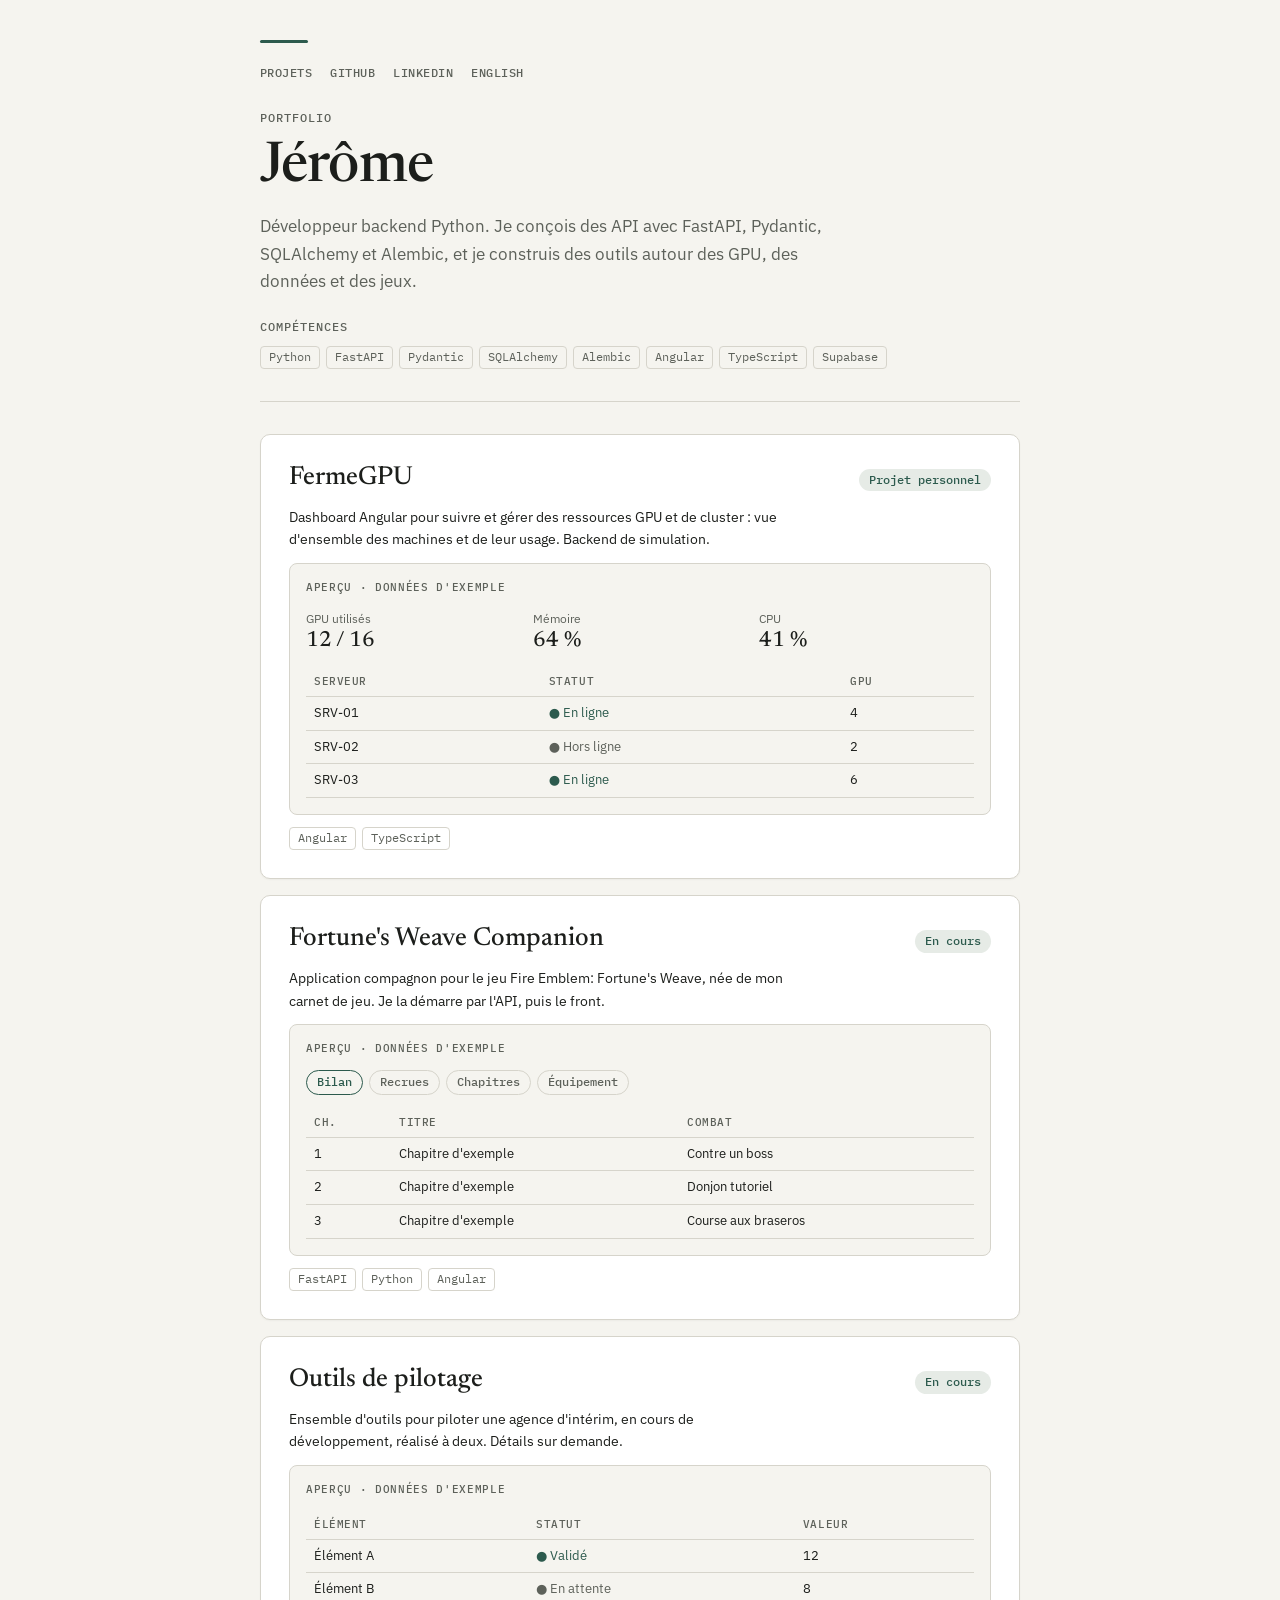
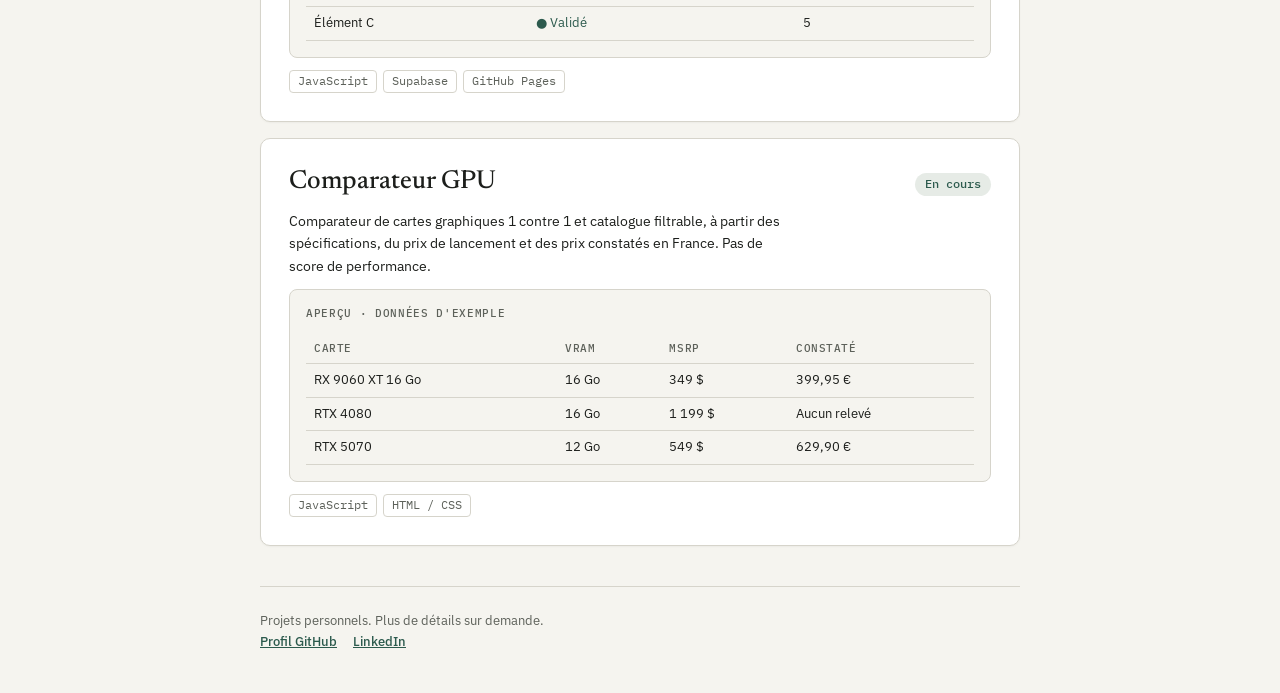
<file: index.html>
<!doctype html>
<html lang="fr">
<head>
<meta charset="utf-8">
<meta name="viewport" content="width=device-width, initial-scale=1">
<title>Portfolio de Jérôme</title>
<meta name="description" content="Portfolio de Jérôme : développeur backend Python, projets personnels autour des GPU, d'un jeu vidéo et d'outils de pilotage.">
<link rel="canonical" href="https://desvauxcloudcraft.com/">
<meta property="og:type" content="website">
<meta property="og:title" content="Portfolio de Jérôme">
<meta property="og:description" content="Portfolio de Jérôme : développeur backend Python, projets personnels autour des GPU, d'un jeu vidéo et d'outils de pilotage.">
<meta property="og:url" content="https://desvauxcloudcraft.com/">
<meta property="og:image" content="https://desvauxcloudcraft.com/og.png">
<meta name="twitter:card" content="summary_large_image">
<link rel="stylesheet" href="style.css">
</head>
<body>

<div class="wrap">
  <header class="intro">
    <nav class="topnav" aria-label="Navigation">
      <a href="#">Projets</a>
      <a href="https://github.com/AlastorZaul" target="_blank" rel="noopener">GitHub</a>
      <a href="https://www.linkedin.com/in/desvauxjerome" target="_blank" rel="noopener">LinkedIn</a>
      <a href="en/">English</a>
    </nav>
    <p class="eyebrow">Portfolio</p>
    <h1>Jérôme</h1>
    <p class="lede">Développeur backend Python. Je conçois des API avec FastAPI, Pydantic, SQLAlchemy et Alembic, et je construis des outils autour des GPU, des données et des jeux.</p>
    <div class="skills">
      <p class="skills-title">Compétences</p>
      <ul class="stack" aria-label="Compétences">
        <li>Python</li>
        <li>FastAPI</li>
        <li>Pydantic</li>
        <li>SQLAlchemy</li>
        <li>Alembic</li>
        <li>Angular</li>
        <li>TypeScript</li>
        <li>Supabase</li>
      </ul>
    </div>
  </header>

  <main class="projects" id="home" aria-label="Projets">
    <article class="project">
      <div class="project-head">
        <h2><a href="#fermegpu">FermeGPU</a></h2>
        <span class="status">Projet personnel</span>
      </div>
      <p>Dashboard Angular pour suivre et gérer des ressources GPU et de cluster : vue d'ensemble des machines et de leur usage. Backend de simulation.</p>
      <figure class="mock" aria-label="Aperçu du tableau de bord, données d'exemple">
        <figcaption>Aperçu · données d'exemple</figcaption>
        <div class="mock-kpis">
          <div><span>GPU utilisés</span><strong>12 / 16</strong></div>
          <div><span>Mémoire</span><strong>64 %</strong></div>
          <div><span>CPU</span><strong>41 %</strong></div>
        </div>
        <table class="carnet-table">
          <thead><tr><th>Serveur</th><th>Statut</th><th>GPU</th></tr></thead>
          <tbody>
            <tr><td>SRV-01</td><td class="ok">● En ligne</td><td>4</td></tr>
            <tr><td>SRV-02</td><td class="off">● Hors ligne</td><td>2</td></tr>
            <tr><td>SRV-03</td><td class="ok">● En ligne</td><td>6</td></tr>
          </tbody>
        </table>
      </figure>
      <ul class="stack" aria-label="Technologies">
        <li>Angular</li>
        <li>TypeScript</li>
      </ul>
    </article>

    <article class="project">
      <div class="project-head">
        <h2><a href="#fortunes-weave">Fortune's Weave Companion</a></h2>
        <span class="status">En cours</span>
      </div>
      <p>Application compagnon pour le jeu Fire Emblem: Fortune's Weave, née de mon carnet de jeu. Je la démarre par l'API, puis le front.</p>
      <figure class="mock" aria-label="Aperçu du carnet, données d'exemple">
        <figcaption>Aperçu · données d'exemple</figcaption>
        <div class="carnet-tabs">
          <span aria-current="true">Bilan</span>
          <span>Recrues</span>
          <span>Chapitres</span>
          <span>Équipement</span>
        </div>
        <table class="carnet-table">
          <thead><tr><th>Ch.</th><th>Titre</th><th>Combat</th></tr></thead>
          <tbody>
            <tr><td>1</td><td>Chapitre d'exemple</td><td>Contre un boss</td></tr>
            <tr><td>2</td><td>Chapitre d'exemple</td><td>Donjon tutoriel</td></tr>
            <tr><td>3</td><td>Chapitre d'exemple</td><td>Course aux braseros</td></tr>
          </tbody>
        </table>
      </figure>
      <ul class="stack" aria-label="Technologies">
        <li>FastAPI</li>
        <li>Python</li>
        <li>Angular</li>
      </ul>
    </article>

    <article class="project">
      <div class="project-head">
        <h2><a href="#pilotage">Outils de pilotage</a></h2>
        <span class="status">En cours</span>
      </div>
      <p>Ensemble d'outils pour piloter une agence d'intérim, en cours de développement, réalisé à deux. Détails sur demande.</p>
      <figure class="mock" aria-label="Aperçu du tableau de suivi, données d'exemple">
        <figcaption>Aperçu · données d'exemple</figcaption>
        <table class="carnet-table">
          <thead><tr><th>Élément</th><th>Statut</th><th>Valeur</th></tr></thead>
          <tbody>
            <tr><td>Élément A</td><td class="ok">● Validé</td><td>12</td></tr>
            <tr><td>Élément B</td><td class="off">● En attente</td><td>8</td></tr>
            <tr><td>Élément C</td><td class="ok">● Validé</td><td>5</td></tr>
          </tbody>
        </table>
      </figure>
      <ul class="stack" aria-label="Technologies">
        <li>JavaScript</li>
        <li>Supabase</li>
        <li>GitHub Pages</li>
      </ul>
    </article>
    <article class="project">
      <div class="project-head">
        <h2><a href="comparateur/">Comparateur GPU</a></h2>
        <span class="status">En cours</span>
      </div>
      <p>Comparateur de cartes graphiques 1 contre 1 et catalogue filtrable, à partir des spécifications, du prix de lancement et des prix constatés en France. Pas de score de performance.</p>
      <figure class="mock" aria-label="Aperçu du comparateur, données d'exemple">
        <figcaption>Aperçu · données d'exemple</figcaption>
        <table class="carnet-table">
          <thead><tr><th>Carte</th><th>VRAM</th><th>MSRP</th><th>Constaté</th></tr></thead>
          <tbody><tr><td>RX 9060 XT 16 Go</td><td>16 Go</td><td>349 $</td><td>399,95 €</td></tr><tr><td>RTX 4080</td><td>16 Go</td><td>1 199 $</td><td>Aucun relevé</td></tr><tr><td>RTX 5070</td><td>12 Go</td><td>549 $</td><td>629,90 €</td></tr></tbody>
        </table>
      </figure>
      <ul class="stack" aria-label="Technologies">
        <li>JavaScript</li>
        <li>HTML / CSS</li>
      </ul>
    </article>

  </main>

  <section class="detail" id="fermegpu" hidden>
    <a class="back" href="#">← Tous les projets</a>
    <p class="eyebrow">Projet personnel</p>
    <h2 class="dh">FermeGPU</h2>
    <p class="lead">Dashboard pour suivre et réserver des ressources GPU, CPU et mémoire, avec un rôle administrateur et un rôle utilisateur. Le backend est un simulateur, sans intégration à de vrais clusters.</p>
    <p><a href="https://github.com/AlastorZaul/FermeGPU" target="_blank" rel="noopener">Voir le code sur GitHub →</a></p>
    <h3>Captures</h3>
    <div class="shots">
      <figure><img src="assets/fermegpu/dashboard.jpg" alt="Tableau de bord FermeGPU avec des données de test" loading="lazy"><figcaption>Tableau de bord</figcaption></figure>
      <figure><img src="assets/fermegpu/gateways.jpg" alt="Liste des passerelles réseau, données de test" loading="lazy"><figcaption>Passerelles réseau</figcaption></figure>
      <figure><img src="assets/fermegpu/models.jpg" alt="Catalogue de modèles IA, données de test" loading="lazy"><figcaption>Catalogue de modèles</figcaption></figure>
      <figure><img src="assets/fermegpu/reservation.jpg" alt="Formulaire de réservation de namespace" loading="lazy"><figcaption>Réservation</figcaption></figure>
    </div>
    <h3>Problème</h3>
    <p>Suivre les GPU et les modèles, pouvoir réserver des ressources et les allouer automatiquement.</p>
    <h3>Choix techniques</h3>
    <ul>
      <li>Angular pour le tableau de bord.</li>
      <li>Deux rôles, administrateur et utilisateur, pour séparer la gestion et la réservation.</li>
      <li>Les passerelles hors ligne sont signalées et peuvent être relancées depuis l'interface.</li>
    </ul>
    <h3>Schéma</h3>
    <div class="flow" role="img" aria-label="Utilisateur, puis dashboard Angular, puis clusters GPU">
      <span class="node">Utilisateur</span><span class="arrow">→</span>
      <span class="node">Dashboard Angular</span><span class="arrow">→</span>
      <span class="node">Clusters GPU</span>
    </div>
    <h3>Fonctionnalités</h3>
    <ul>
      <li><strong>Vue d'ensemble</strong> : jauges de charge GPU, mémoire et CPU pour l'ensemble des clusters connectés.</li>
      <li><strong>Liste des nœuds</strong> : statut en ligne ou hors ligne, propriétaire, nombre de GPU physiques et virtuels.</li>
      <li><strong>Réservations</strong> : formulaire (application, namespace, modèle, GPU, CPU, RAM), activation, déplacement vers un autre nœud, suppression après confirmation.</li>
      <li><strong>Passerelles réseau</strong> : liste des passerelles, alerte sur celles qui sont hors ligne, bouton de relance.</li>
    </ul>
    <h3>Ce que j'en retiens</h3>
    <p>Ce projet m'a permis de faire mes premiers pas en Python, un langage que je n'avais jamais utilisé.</p>
    <h3>Ce que je ferais différemment</h3>
    <p>Une version plus minimaliste, pour qu'elle s'intègre dans une startup. À la base, c'est un POC conçu pour de grands groupes, qui peuvent se payer des solutions qui existent déjà.</p>
    <h3>Technologies</h3>
    <ul class="stack">
      <li>Angular</li>
      <li>TypeScript</li>
    </ul>
    <h3>Statut</h3>
    <p>Projet personnel.</p>
  </section>

  <section class="detail" id="fortunes-weave" hidden>
    <a class="back" href="#">← Tous les projets</a>
    <p class="eyebrow">En cours</p>
    <h2 class="dh">Fortune's Weave Companion</h2>
    <p class="lead">Application compagnon pour le jeu Fire Emblem: Fortune's Weave, née du carnet que je tiens pendant ma partie.</p>
    <h3>Problème</h3>
    <p>Avoir un compagnon personnel sous la main, sans chercher sur internet à chaque fois. Le projet transforme mes notes de partie en outil structuré.</p>
    <h3>Choix techniques</h3>
    <ul>
      <li>FastAPI : données du jeu (unités, classes, armes).</li>
      <li>Django : joueurs, comptes, administration et carnet de partie.</li>
      <li>Front Angular, une fois les deux services stabilisés.</li>
    </ul>
    <h3>Schéma</h3>
    <div class="flow" role="img" aria-label="Carnet de jeu, puis API FastAPI, puis front Angular prévu">
      <span class="node">Carnet de jeu</span><span class="arrow">→</span>
      <span class="node">API FastAPI</span><span class="arrow">→</span>
      <span class="node planned">Front Angular (prévu)</span>
    </div>
    <h3>Ce que j'en retiens</h3>
    <p>Je suis en train d'apprendre Django, un framework Python que je découvre à travers ce projet.</p>
    <h3>Ce que je ferais différemment</h3>
    <p>Commencer directement avec la stack finale, pour éviter de refaire le travail une fois les choix techniques arrêtés.</p>
    <h3>Technologies</h3>
    <ul class="stack">
      <li>FastAPI</li>
      <li>Python</li>
      <li>Django</li>
      <li>Angular</li>
    </ul>
    <h3>Statut</h3>
    <p>En cours. Démarré en octobre 2026 avec l'API FastAPI.</p>
    <h3>Extrait du carnet de jeu</h3>
    <p>Les dieux de ma route, avec leurs bonus et leur usage. Données tirées de mon carnet de partie.</p>
    <div class="mock"><table class="carnet-table">
      <thead><tr><th>Dieu</th><th>Jour</th><th>Bonus</th><th>Note</th></tr></thead>
      <tbody>
        <tr><td>Jurah</td><td>Jeudi</td><td>Annule les dégâts efficaces ; pas de double attaque ennemie ; pas de coup critique ennemi</td><td>Protège Cai et tes cavaliers des lances ; peu chère.</td></tr>
        <tr><td>Kalla</td><td>Vendredi</td><td>+50 esquive ; +5 vitesse ; +2 déplacement</td><td>Le +2 déplacement change tout sur les cartes à objectif.</td></tr>
        <tr><td>Mars</td><td>Mardi</td><td>+50 précision physique ; PV rendus à chaque ennemi tué ; +5 force</td><td>Cai, Guzran, Mu et les archers.</td></tr>
        <tr><td>Smyrnos</td><td>Mercredi</td><td>+50 précision magique ; +1 portée magique ; +5 magie</td><td>Pour tes mages.</td></tr>
        <tr><td>Aurora</td><td>Lundi</td><td>Dégâts physiques et magiques divisés par 2 ; annule la Faveur des Enfers</td><td>Déjà au maximum.</td></tr>
        <tr><td>Credna</td><td>Samedi</td><td>+5 vision ; pas d'usure d'arme ; attaque en premier en phase ennemie</td><td>Facultative sur cette route.</td></tr>
      </tbody>
    </table></div>
    <h3>Cadeaux les plus appréciés</h3>
    <p>Les objets que le plus de personnages apprécient dans mon carnet.</p>
    <div class="mock"><table class="carnet-table">
      <thead><tr><th>Cadeau</th><th>Personnages qui l'apprécient</th></tr></thead>
      <tbody>
        <tr><td>Portrait de Yu Phas</td><td>26</td></tr>
        <tr><td>Récits d'aventure</td><td>19</td></tr>
        <tr><td>Portrait au bouclier</td><td>18</td></tr>
        <tr><td>Panorama de pégase</td><td>17</td></tr>
        <tr><td>Tableau de fleurs</td><td>15</td></tr>
        <tr><td>Manuscrit de stratégie</td><td>11</td></tr>
        <tr><td>Gemme pointe de flèche</td><td>10</td></tr>
        <tr><td>Garum rance</td><td>9</td></tr>
      </tbody>
    </table></div>
    <p class="lang"><a href="fortunes-weave/carnet/">Ouvrir le carnet complet →</a></p>
  </section>

  <section class="detail" id="pilotage" hidden>
    <a class="back" href="#">← Tous les projets</a>
    <p class="eyebrow">En cours</p>
    <h2 class="dh">Outils de pilotage</h2>
    <p class="lead">Ensemble d'outils pour piloter une agence d'intérim, en cours de développement, réalisé à deux. Détails sur demande.</p>
    <h3>Problème</h3>
    <p>Répondre à la demande d'un proche : un portail qui centralise les outils pour améliorer le processus de pilotage et de gestion.</p>
    <h3>Ce que j'en retiens</h3>
    <p>Les aspects juridiques liés à la création d'une suite destinée à d'autres utilisateurs.</p>
    <h3>Ce que je ferais différemment</h3>
    <p>Partir de données génériques dès le départ. J'ai commencé à développer trop vite, en m'appuyant sur des données réelles, alors qu'un jeu de données générique aurait été plus simple à tester et à partager.</p>
    <h3>Technologies</h3>
    <ul class="stack">
      <li>JavaScript</li>
      <li>Supabase</li>
      <li>GitHub Pages</li>
    </ul>
    <h3>Statut</h3>
    <p>En cours. Réalisé à deux.</p>
  </section>

  <footer>
    Projets personnels. Plus de détails sur demande.
    <div class="links">
      <a href="https://github.com/AlastorZaul" target="_blank" rel="noopener">Profil GitHub</a>
      <a href="https://www.linkedin.com/in/desvauxjerome" target="_blank" rel="noopener">LinkedIn</a>
    </div>
  </footer>
</div>
<script>
// Affiche la vue du projet demandé dans l'adresse (#fermegpu, #fortunes-weave, #pilotage), sinon la liste.
function showView(id = location.hash.slice(1)) {
  const detail = id ? document.getElementById(id) : null;
  document.querySelectorAll("section.detail").forEach(s => { s.hidden = s !== detail; });
  document.getElementById("home").hidden = !!detail;
  window.scrollTo(0, 0);
}
// Les liens internes affichent la vue directement, sans dépendre de l'historique du navigateur
// (qui n'est pas toujours disponible dans l'aperçu intégré).
document.addEventListener("click", e => {
  const a = e.target.closest('a[href^="#"]');
  if (!a) return;
  e.preventDefault();
  const id = a.getAttribute("href").slice(1);
  try { history.replaceState(null, "", id ? "#" + id : location.pathname); } catch (_) {}
  showView(id);
});
showView();
</script>
</body>
</html>
</file>
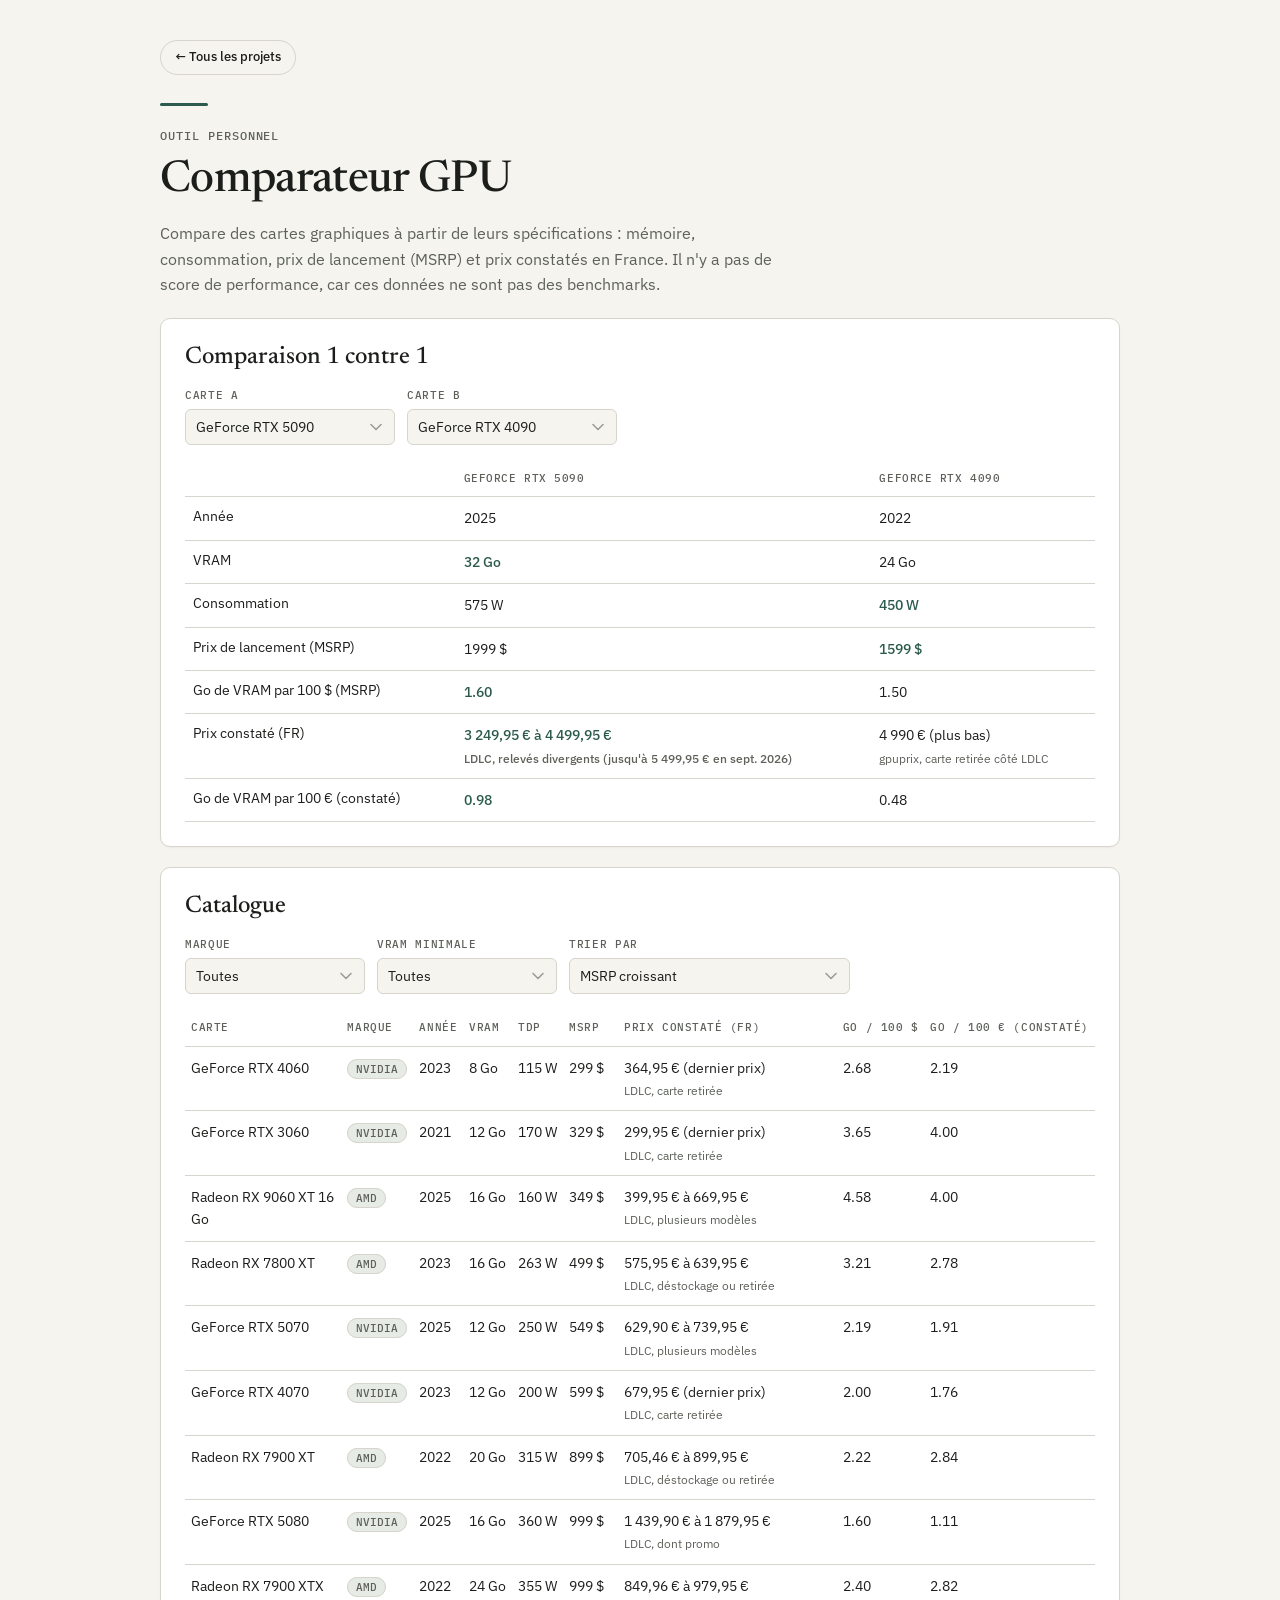
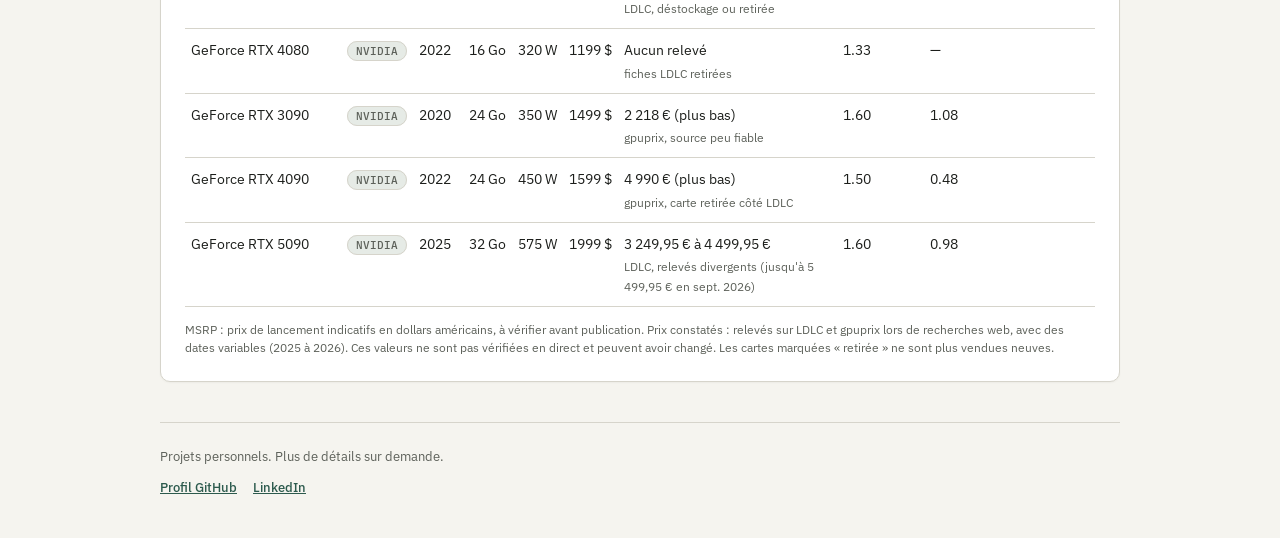
<file: comparateur/index.html>
<!DOCTYPE html>
<html lang="fr">
<head>
<meta charset="UTF-8">
<meta name="viewport" content="width=device-width, initial-scale=1.0">
<title>Comparateur GPU — Jérôme</title>
<meta name="description" content="Comparateur de cartes graphiques : spécifications, prix de lancement et prix constatés en France, sans score de performance.">
<link rel="canonical" href="https://desvauxcloudcraft.com/comparateur/">
<meta property="og:type" content="website">
<meta property="og:title" content="Comparateur GPU — Jérôme">
<meta property="og:description" content="Comparateur de cartes graphiques : spécifications, prix de lancement et prix constatés en France, sans score de performance.">
<meta property="og:url" content="https://desvauxcloudcraft.com/comparateur/">
<meta property="og:image" content="https://desvauxcloudcraft.com/og.png">
<meta name="twitter:card" content="summary_large_image">
<link rel="stylesheet" href="../style.css">
<style>
  @import url("https://fonts.googleapis.com/css2?family=IBM+Plex+Mono:wght@400;500&family=IBM+Plex+Sans:wght@400;500&family=Newsreader:opsz,wght@6..72,400;6..72,500&display=swap");
  :root { --bg:#f5f4ef; --fg:#1c1e1b; --muted:#5d615a; --card:#ffffff; --line:#d6d4cb; --accent:#2c5a4d; --chip:#e6ebe6; color-scheme: light; }
  @media (prefers-color-scheme: dark) {
    :root:not([data-theme="light"]) { --bg:#131412; --fg:#e8e7e1; --muted:#9b9e96; --card:#1a1c19; --line:#2b2e2a; --accent:#8cc3ae; --chip:#222723; color-scheme: dark; }
  }
  :root[data-theme="dark"] { --bg:#131412; --fg:#e8e7e1; --muted:#9b9e96; --card:#1a1c19; --line:#2b2e2a; --accent:#8cc3ae; --chip:#222723; color-scheme: dark; }
  * { box-sizing: border-box; margin: 0; padding: 0; }
  body { font: 14px/1.6 "IBM Plex Sans", system-ui, -apple-system, "Segoe UI", Roboto, sans-serif; background: var(--bg); color: var(--fg); min-height: 100vh; padding: 40px max(16px, env(safe-area-inset-left, 0px)); }
  main { max-width: 960px; margin: 0 auto; }
  a { color: var(--accent); }
  a:focus-visible { outline: 2px solid var(--accent); outline-offset: 3px; }
  .back {
    display: inline-flex; align-items: center; gap: 6px; margin-bottom: 28px;
    padding: 6px 14px; border: 1px solid var(--line); border-radius: 999px;
    color: var(--fg); text-decoration: none; font-size: 13px; font-weight: 500;
  }
  .back:hover { border-color: var(--accent); color: var(--accent); }
  .eyebrow { margin: 0 0 12px; font: 500 12px/1.4 "IBM Plex Mono", monospace; letter-spacing: 0.08em; text-transform: uppercase; color: var(--muted); }
  header::before { content: ""; display: block; width: 48px; height: 3px; border-radius: 2px; background: var(--accent); margin-bottom: 22px; }
  h1 { font: 500 clamp(34px, 6vw, 44px)/1.1 "Newsreader", Georgia, serif; letter-spacing: -0.015em; text-wrap: balance; }
  .sub { color: var(--muted); font-size: 16px; margin-top: 14px; max-width: 62ch; line-height: 1.6; }
  section { background: var(--card); border: 1px solid var(--line); border-radius: 10px; padding: 24px; margin-top: 20px; box-shadow: 0 1px 2px rgba(0,0,0,0.04); }
  h2 { font: 500 24px/1.2 "Newsreader", Georgia, serif; margin-bottom: 16px; }
  .controls { display: flex; flex-wrap: wrap; gap: 12px; align-items: end; margin-bottom: 16px; }
  label { display: flex; flex-direction: column; gap: 6px; font: 500 11px/1.4 "IBM Plex Mono", monospace; letter-spacing: 0.06em; text-transform: uppercase; color: var(--muted); }
  select { background: var(--bg); color: var(--fg); border: 1px solid var(--line); border-radius: 6px; padding: 8px 10px; font: 400 14px "IBM Plex Sans", system-ui, sans-serif; text-transform: none; letter-spacing: 0; min-width: 180px; }
  select {
    appearance: none; -webkit-appearance: none;
    font-family: "IBM Plex Sans", system-ui, sans-serif;
    padding-right: 34px;
    background-image: url("data:image/svg+xml,%3Csvg xmlns='http://www.w3.org/2000/svg' width='12' height='8' viewBox='0 0 12 8'%3E%3Cpath d='M1 1.5l5 5 5-5' fill='none' stroke='%239b9e96' stroke-width='1.6' stroke-linecap='round' stroke-linejoin='round'/%3E%3C/svg%3E");
    background-repeat: no-repeat;
    background-position: right 12px center;
    cursor: pointer;
  }
  select option { background: var(--card); color: var(--fg); }
  #catalog th, #catalog td { padding: 10px 6px; }
  #catalog td, #catalog th { white-space: nowrap; }
  #catalog td:nth-child(1) { white-space: normal; min-width: 150px; }
  #catalog td:nth-child(7) { white-space: normal; min-width: 180px; }
  select:focus-visible { outline: 2px solid var(--accent); outline-offset: 2px; }
  table { width: 100%; border-collapse: collapse; font-size: 14px; }
  th, td { text-align: left; padding: 10px 8px; border-bottom: 1px solid var(--line); vertical-align: top; }
  th { color: var(--muted); font: 500 11px/1.4 "IBM Plex Mono", monospace; text-transform: uppercase; letter-spacing: 0.05em; }
  tbody th { font: 400 14px/1.4 "IBM Plex Sans", system-ui, sans-serif; text-transform: none; letter-spacing: 0; color: var(--fg); }
  td.win { color: var(--accent); font-weight: 500; }
  .tag { font: 500 11px/1.4 "IBM Plex Mono", monospace; padding: 2px 8px; border-radius: 999px; border: 1px solid var(--line); color: var(--muted); background: var(--chip); }
  .small { color: var(--muted); font-size: 12px; display: block; margin-top: 2px; }
  .note { color: var(--muted); font-size: 12px; margin-top: 14px; line-height: 1.5; }
  .empty { color: var(--muted); font-size: 14px; }
  .scroll { overflow-x: auto; }
  footer { margin-top: 40px; padding-top: 24px; border-top: 1px solid var(--line); color: var(--muted); font-size: 13px; }
  footer .links { display: flex; flex-wrap: wrap; gap: 16px; font-weight: 500; margin-top: 10px; }
  footer a { color: var(--accent); }
  @media (max-width: 560px) {
    body { padding-block: 28px; }
    section { padding: 18px; }
    h2 { font-size: 21px; }
  }
</style>
</head>
<body>
<main>
  <a class="back" href="../">← Tous les projets</a>
  <header>
    <p class="eyebrow">Outil personnel</p>
    <h1>Comparateur GPU</h1>
    <p class="sub">Compare des cartes graphiques à partir de leurs spécifications : mémoire, consommation, prix de lancement (MSRP) et prix constatés en France. Il n'y a pas de score de performance, car ces données ne sont pas des benchmarks.</p>
  </header>

  <section>
    <h2>Comparaison 1 contre 1</h2>
    <div class="controls">
      <label>Carte A <select id="selA"></select></label>
      <label>Carte B <select id="selB"></select></label>
    </div>
    <div class="scroll">
      <table id="compare"></table>
    </div>
  </section>

  <section>
    <h2>Catalogue</h2>
    <div class="controls">
      <label>Marque
        <select id="fBrand">
          <option value="">Toutes</option>
          <option>NVIDIA</option>
          <option>AMD</option>
        </select>
      </label>
      <label>VRAM minimale
        <select id="fVram">
          <option value="0">Toutes</option>
          <option value="8">8 Go et plus</option>
          <option value="12">12 Go et plus</option>
          <option value="16">16 Go et plus</option>
          <option value="24">24 Go et plus</option>
        </select>
      </label>
      <label>Trier par
        <select id="sort">
          <option value="price">MSRP croissant</option>
          <option value="vram">VRAM décroissante</option>
          <option value="tdp">Consommation croissante</option>
          <option value="value">Go de VRAM par 100 $ (MSRP)</option>
          <option value="eur">Prix constaté croissant</option>
          <option value="valueEur">Go de VRAM par 100 € (prix constaté)</option>
        </select>
      </label>
    </div>
    <div class="scroll">
      <table id="catalog"></table>
    </div>
    <p class="note">MSRP : prix de lancement indicatifs en dollars américains, à vérifier avant publication. Prix constatés : relevés sur LDLC et gpuprix lors de recherches web, avec des dates variables (2025 à 2026). Ces valeurs ne sont pas vérifiées en direct et peuvent avoir changé. Les cartes marquées « retirée » ne sont plus vendues neuves.</p>
  </section>
  <footer>
    Projets personnels. Plus de détails sur demande.
    <div class="links">
      <a href="https://github.com/AlastorZaul" target="_blank" rel="noopener">Profil GitHub</a>
      <a href="https://www.linkedin.com/in/desvauxjerome" target="_blank" rel="noopener">LinkedIn</a>
    </div>
  </footer>
</main>

<script>
// eurLow : bas de la fourchette constatée en euros (null si aucun relevé)
const GPUS = [
  { name: "GeForce RTX 5090", brand: "NVIDIA", year: 2025, vram: 32, tdp: 575, price: 1999, eurLow: 3249.95, eurText: "3 249,95 € à 4 499,95 €", eurNote: "LDLC, relevés divergents (jusqu'à 5 499,95 € en sept. 2026)" },
  { name: "GeForce RTX 5080", brand: "NVIDIA", year: 2025, vram: 16, tdp: 360, price: 999, eurLow: 1439.90, eurText: "1 439,90 € à 1 879,95 €", eurNote: "LDLC, dont promo" },
  { name: "GeForce RTX 5070", brand: "NVIDIA", year: 2025, vram: 12, tdp: 250, price: 549, eurLow: 629.90, eurText: "629,90 € à 739,95 €", eurNote: "LDLC, plusieurs modèles" },
  { name: "GeForce RTX 4090", brand: "NVIDIA", year: 2022, vram: 24, tdp: 450, price: 1599, eurLow: 4990, eurText: "4 990 € (plus bas)", eurNote: "gpuprix, carte retirée côté LDLC" },
  { name: "GeForce RTX 4080", brand: "NVIDIA", year: 2022, vram: 16, tdp: 320, price: 1199, eurLow: null, eurText: "Aucun relevé", eurNote: "fiches LDLC retirées" },
  { name: "GeForce RTX 4070", brand: "NVIDIA", year: 2023, vram: 12, tdp: 200, price: 599, eurLow: 679.95, eurText: "679,95 € (dernier prix)", eurNote: "LDLC, carte retirée" },
  { name: "GeForce RTX 4060", brand: "NVIDIA", year: 2023, vram: 8, tdp: 115, price: 299, eurLow: 364.95, eurText: "364,95 € (dernier prix)", eurNote: "LDLC, carte retirée" },
  { name: "GeForce RTX 3090", brand: "NVIDIA", year: 2020, vram: 24, tdp: 350, price: 1499, eurLow: 2218, eurText: "2 218 € (plus bas)", eurNote: "gpuprix, source peu fiable" },
  { name: "GeForce RTX 3060", brand: "NVIDIA", year: 2021, vram: 12, tdp: 170, price: 329, eurLow: 299.95, eurText: "299,95 € (dernier prix)", eurNote: "LDLC, carte retirée" },
  { name: "Radeon RX 9060 XT 16 Go", brand: "AMD", year: 2025, vram: 16, tdp: 160, price: 349, eurLow: 399.95, eurText: "399,95 € à 669,95 €", eurNote: "LDLC, plusieurs modèles" },
  { name: "Radeon RX 7900 XTX", brand: "AMD", year: 2022, vram: 24, tdp: 355, price: 999, eurLow: 849.96, eurText: "849,96 € à 979,95 €", eurNote: "LDLC, déstockage ou retirée" },
  { name: "Radeon RX 7900 XT", brand: "AMD", year: 2022, vram: 20, tdp: 315, price: 899, eurLow: 705.46, eurText: "705,46 € à 899,95 €", eurNote: "LDLC, déstockage ou retirée" },
  { name: "Radeon RX 7800 XT", brand: "AMD", year: 2023, vram: 16, tdp: 263, price: 499, eurLow: 575.95, eurText: "575,95 € à 639,95 €", eurNote: "LDLC, déstockage ou retirée" }
];

const $ = id => document.getElementById(id);
const perf100 = g => (g.vram / g.price * 100);                              // Go par 100 $ (MSRP)
const valueEur = g => (g.eurLow ? g.vram / g.eurLow * 100 : null);          // Go par 100 € (constaté)
const fmt = n => n === null ? "—" : n.toFixed(2);

function fillSelects() {
  const opts = GPUS.map((g, i) => `<option value="${i}">${g.name}</option>`).join("");
  $("selA").innerHTML = opts;
  $("selB").innerHTML = opts;
  $("selA").value = 0;
  $("selB").value = 3;
}

function renderCompare() {
  const a = GPUS[$("selA").value], b = GPUS[$("selB").value];
  // [libellé, texte A, texte B, sens du meilleur (max/min), valeur A, valeur B]
  const rows = [
    ["Année", a.year, b.year, null],
    ["VRAM", a.vram + " Go", b.vram + " Go", "max", a.vram, b.vram],
    ["Consommation", a.tdp + " W", b.tdp + " W", "min", a.tdp, b.tdp],
    ["Prix de lancement (MSRP)", a.price + " $", b.price + " $", "min", a.price, b.price],
    ["Go de VRAM par 100 $ (MSRP)", fmt(perf100(a)), fmt(perf100(b)), "max", perf100(a), perf100(b)],
    ["Prix constaté (FR)", a.eurText + "<span class='small'>" + a.eurNote + "</span>", b.eurText + "<span class='small'>" + b.eurNote + "</span>", "min", a.eurLow, b.eurLow],
    ["Go de VRAM par 100 € (constaté)", fmt(valueEur(a)), fmt(valueEur(b)), "max", valueEur(a), valueEur(b)]
  ];
  let html = `<thead><tr><th></th><th>${a.name}</th><th>${b.name}</th></tr></thead><tbody>`;
  rows.forEach(r => {
    let ca = "", cb = "";
    const [label, ta, tb, dir, va, vb] = r;
    if (dir && va !== null && vb !== null && va !== undefined && vb !== undefined && va !== vb) {
      const aWins = dir === "max" ? va > vb : va < vb;
      ca = aWins ? ' class="win"' : "";
      cb = aWins ? "" : ' class="win"';
    }
    html += `<tr><th>${label}</th><td${ca}>${ta}</td><td${cb}>${tb}</td></tr>`;
  });
  html += "</tbody>";
  $("compare").innerHTML = html;
}

function renderCatalog() {
  const brand = $("fBrand").value;
  const minVram = Number($("fVram").value);
  const sort = $("sort").value;
  let list = GPUS.filter(g => (!brand || g.brand === brand) && g.vram >= minVram);
  const keys = {
    price: (x, y) => x.price - y.price,
    vram: (x, y) => y.vram - x.vram,
    tdp: (x, y) => x.tdp - y.tdp,
    value: (x, y) => perf100(y) - perf100(x),
    eur: (x, y) => (x.eurLow ?? Infinity) - (y.eurLow ?? Infinity),
    valueEur: (x, y) => (valueEur(y) ?? -Infinity) - (valueEur(x) ?? -Infinity)
  };
  list.sort(keys[sort]);
  if (!list.length) {
    $("catalog").innerHTML = '<tbody><tr><td class="empty">Aucune carte ne correspond à ces filtres.</td></tr></tbody>';
    return;
  }
  let html = `<thead><tr><th>Carte</th><th>Marque</th><th>Année</th><th>VRAM</th><th>TDP</th><th>MSRP</th><th>Prix constaté (FR)</th><th>Go / 100 $</th><th>Go / 100 € (constaté)</th></tr></thead><tbody>`;
  list.forEach(g => {
    html += `<tr><td>${g.name}</td><td><span class="tag">${g.brand}</span></td><td>${g.year}</td><td>${g.vram} Go</td><td>${g.tdp} W</td><td>${g.price} $</td><td>${g.eurText}<span class="small">${g.eurNote}</span></td><td>${fmt(perf100(g))}</td><td>${fmt(valueEur(g))}</td></tr>`;
  });
  html += "</tbody>";
  $("catalog").innerHTML = html;
}

["selA", "selB"].forEach(id => $(id).addEventListener("change", renderCompare));
["fBrand", "fVram", "sort"].forEach(id => $(id).addEventListener("change", renderCatalog));

fillSelects();
renderCompare();
renderCatalog();
</script>
</body>
</html>
</file>
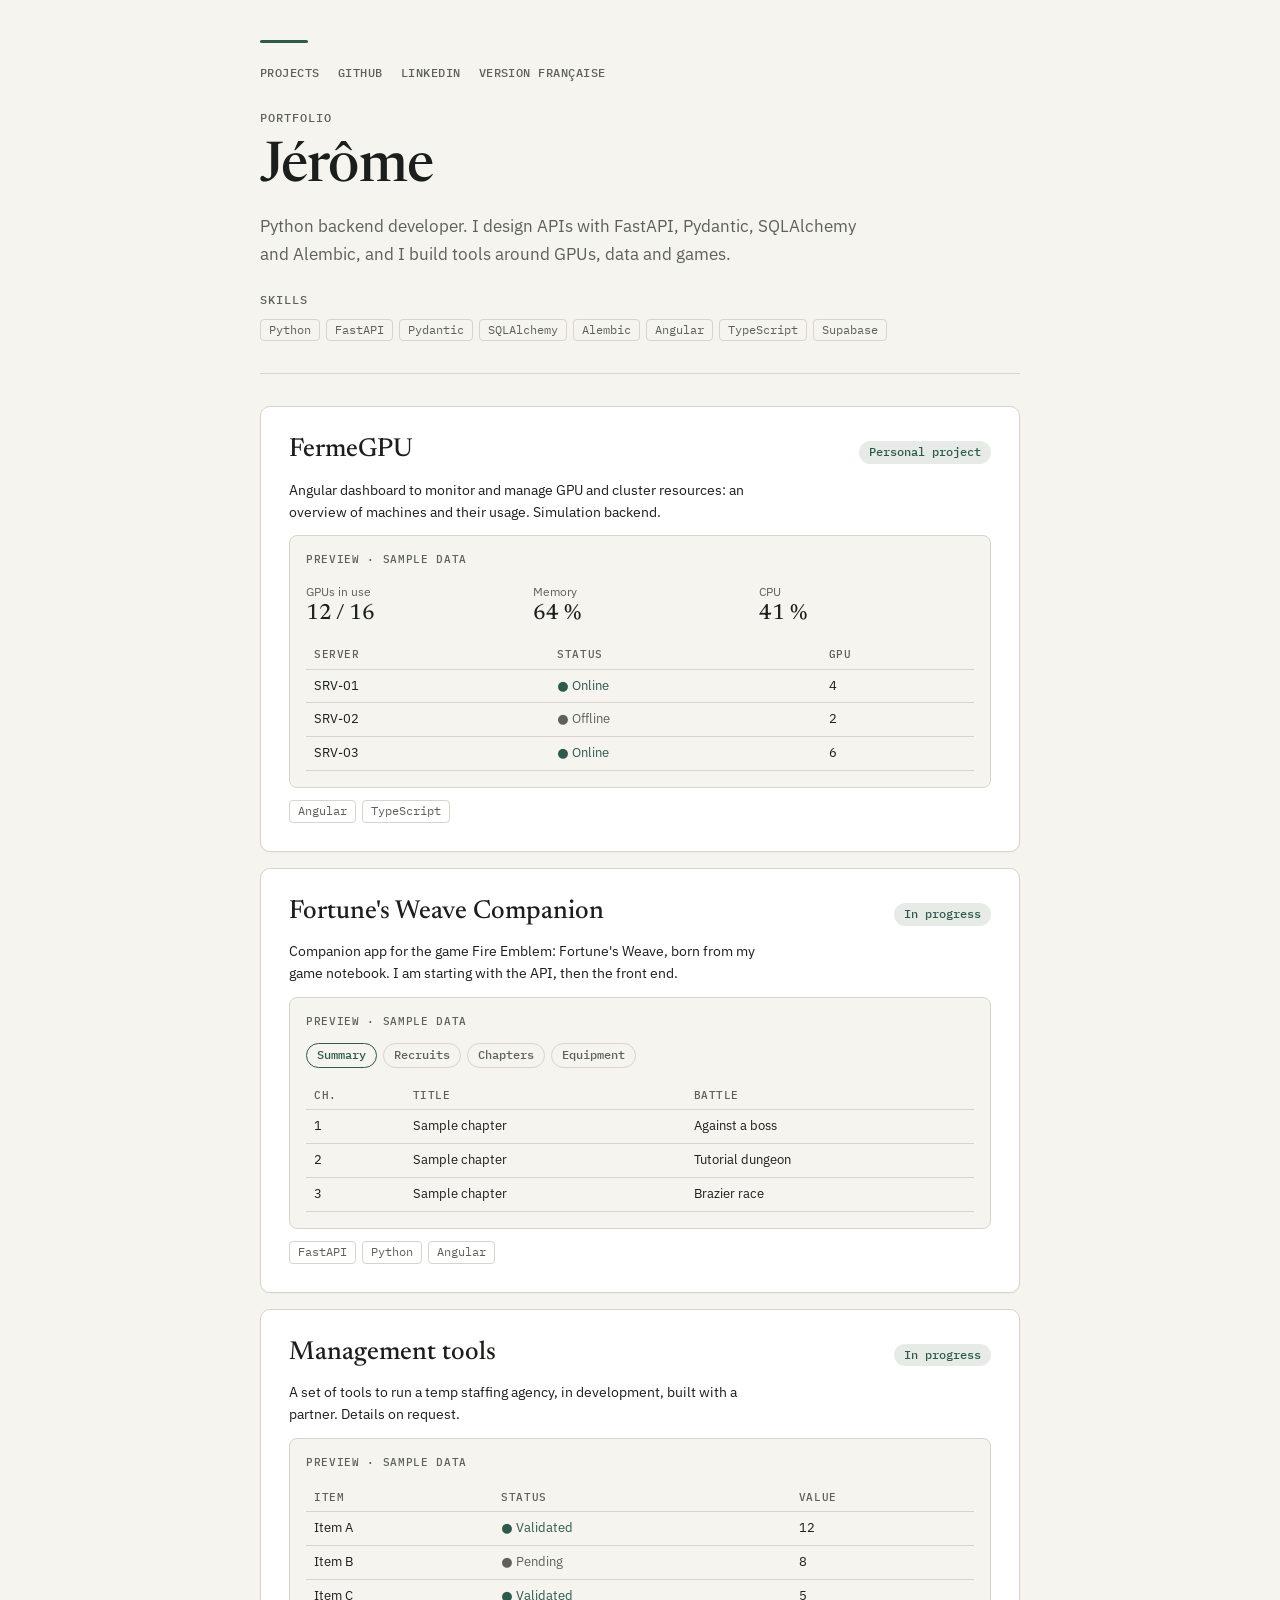
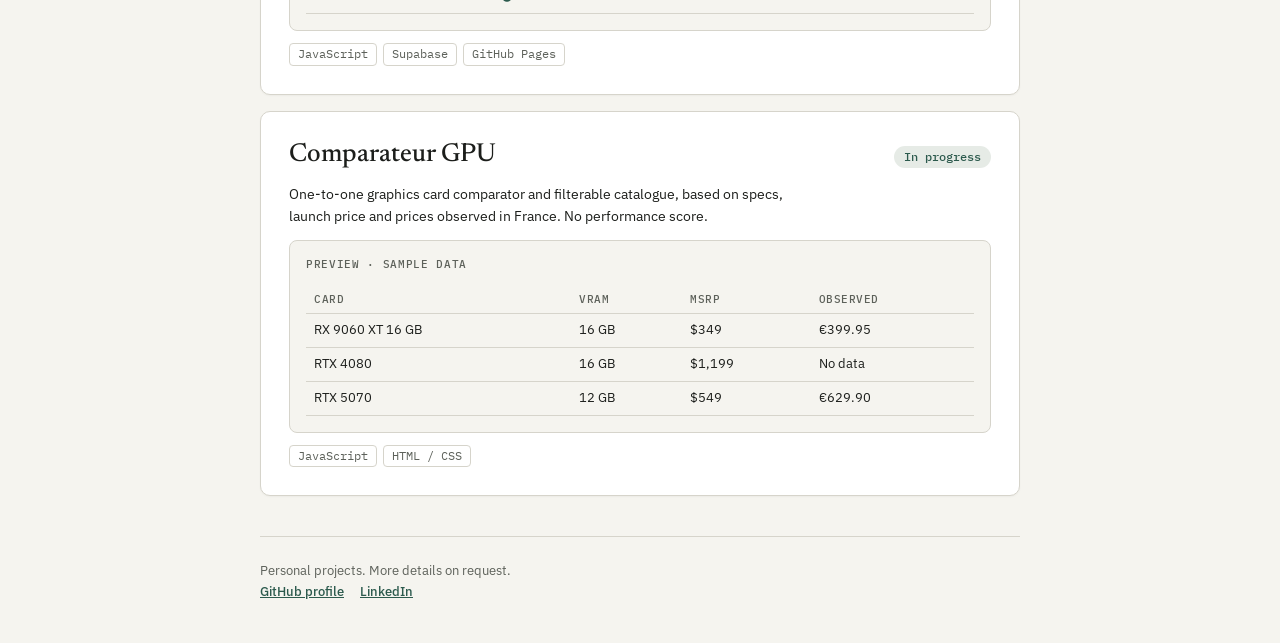
<file: en/index.html>
<!doctype html>
<html lang="en">
<head>
<meta charset="utf-8">
<meta name="viewport" content="width=device-width, initial-scale=1">
<title>Jérôme's portfolio</title>
<meta name="description" content="Jérôme's portfolio: Python backend developer, personal projects around GPUs, a video game and management tools.">
<link rel="canonical" href="https://desvauxcloudcraft.com/en/">
<meta property="og:type" content="website">
<meta property="og:title" content="Jérôme's portfolio">
<meta property="og:description" content="Jérôme's portfolio: Python backend developer, personal projects around GPUs, a video game and management tools.">
<meta property="og:url" content="https://desvauxcloudcraft.com/en/">
<meta property="og:image" content="https://desvauxcloudcraft.com/og.png">
<meta name="twitter:card" content="summary_large_image">
<link rel="stylesheet" href="../style.css">
</head>
<body>
<div class="wrap">
  <header class="intro">
    <nav class="topnav" aria-label="Navigation">
      <a href="#">Projects</a>
      <a href="https://github.com/AlastorZaul" target="_blank" rel="noopener">GitHub</a>
      <a href="https://www.linkedin.com/in/desvauxjerome" target="_blank" rel="noopener">LinkedIn</a>
      <a href="../">Version française</a>
    </nav>
    <p class="eyebrow">Portfolio</p>
    <h1>Jérôme</h1>
    <p class="lede">Python backend developer. I design APIs with FastAPI, Pydantic, SQLAlchemy and Alembic, and I build tools around GPUs, data and games.</p>
    <div class="skills">
      <p class="skills-title">Skills</p>
      <ul class="stack" aria-label="Skills">
        <li>Python</li>
        <li>FastAPI</li>
        <li>Pydantic</li>
        <li>SQLAlchemy</li>
        <li>Alembic</li>
        <li>Angular</li>
        <li>TypeScript</li>
        <li>Supabase</li>
      </ul>
    </div>
  </header>

  <main class="projects" id="home" aria-label="Projects">
    <article class="project">
      <div class="project-head">
        <h2><a href="#fermegpu">FermeGPU</a></h2>
        <span class="status">Personal project</span>
      </div>
      <p>Angular dashboard to monitor and manage GPU and cluster resources: an overview of machines and their usage. Simulation backend.</p>
      <figure class="mock" aria-label="Preview of the dashboard, sample data">
        <figcaption>Preview · sample data</figcaption>
        <div class="mock-kpis">
          <div><span>GPUs in use</span><strong>12 / 16</strong></div>
          <div><span>Memory</span><strong>64 %</strong></div>
          <div><span>CPU</span><strong>41 %</strong></div>
        </div>
        <table class="carnet-table">
          <thead><tr><th>Server</th><th>Status</th><th>GPU</th></tr></thead>
          <tbody>
            <tr><td>SRV-01</td><td class="ok">● Online</td><td>4</td></tr>
            <tr><td>SRV-02</td><td class="off">● Offline</td><td>2</td></tr>
            <tr><td>SRV-03</td><td class="ok">● Online</td><td>6</td></tr>
          </tbody>
        </table>
      </figure>
      <ul class="stack" aria-label="Technologies">
        <li>Angular</li>
        <li>TypeScript</li>
      </ul>
    </article>

    <article class="project">
      <div class="project-head">
        <h2><a href="#fortunes-weave">Fortune's Weave Companion</a></h2>
        <span class="status">In progress</span>
      </div>
      <p>Companion app for the game Fire Emblem: Fortune's Weave, born from my game notebook. I am starting with the API, then the front end.</p>
      <figure class="mock" aria-label="Preview of the notebook, sample data">
        <figcaption>Preview · sample data</figcaption>
        <div class="carnet-tabs">
          <span aria-current="true">Summary</span>
          <span>Recruits</span>
          <span>Chapters</span>
          <span>Equipment</span>
        </div>
        <table class="carnet-table">
          <thead><tr><th>Ch.</th><th>Title</th><th>Battle</th></tr></thead>
          <tbody>
            <tr><td>1</td><td>Sample chapter</td><td>Against a boss</td></tr>
            <tr><td>2</td><td>Sample chapter</td><td>Tutorial dungeon</td></tr>
            <tr><td>3</td><td>Sample chapter</td><td>Brazier race</td></tr>
          </tbody>
        </table>
      </figure>
      <ul class="stack" aria-label="Technologies">
        <li>FastAPI</li>
        <li>Python</li>
        <li>Angular</li>
      </ul>
    </article>

    <article class="project">
      <div class="project-head">
        <h2><a href="#pilotage">Management tools</a></h2>
        <span class="status">In progress</span>
      </div>
      <p>A set of tools to run a temp staffing agency, in development, built with a partner. Details on request.</p>
      <figure class="mock" aria-label="Preview of a tracking table, sample data">
        <figcaption>Preview · sample data</figcaption>
        <table class="carnet-table">
          <thead><tr><th>Item</th><th>Status</th><th>Value</th></tr></thead>
          <tbody>
            <tr><td>Item A</td><td class="ok">● Validated</td><td>12</td></tr>
            <tr><td>Item B</td><td class="off">● Pending</td><td>8</td></tr>
            <tr><td>Item C</td><td class="ok">● Validated</td><td>5</td></tr>
          </tbody>
        </table>
      </figure>
      <ul class="stack" aria-label="Technologies">
        <li>JavaScript</li>
        <li>Supabase</li>
        <li>GitHub Pages</li>
      </ul>
    </article>
    <article class="project">
      <div class="project-head">
        <h2><a href="../comparateur/">Comparateur GPU</a></h2>
        <span class="status">In progress</span>
      </div>
      <p>One-to-one graphics card comparator and filterable catalogue, based on specs, launch price and prices observed in France. No performance score.</p>
      <figure class="mock" aria-label="Comparator preview, sample data">
        <figcaption>Preview · sample data</figcaption>
        <table class="carnet-table">
          <thead><tr><th>Card</th><th>VRAM</th><th>MSRP</th><th>Observed</th></tr></thead>
          <tbody><tr><td>RX 9060 XT 16 GB</td><td>16 GB</td><td>$349</td><td>€399.95</td></tr><tr><td>RTX 4080</td><td>16 GB</td><td>$1,199</td><td>No data</td></tr><tr><td>RTX 5070</td><td>12 GB</td><td>$549</td><td>€629.90</td></tr></tbody>
        </table>
      </figure>
      <ul class="stack" aria-label="Technologies">
        <li>JavaScript</li>
        <li>HTML / CSS</li>
      </ul>
    </article>

  </main>

  <section class="detail" id="fermegpu" hidden>
    <a class="back" href="#">← All projects</a>
    <p class="eyebrow">Personal project</p>
    <h2 class="dh">FermeGPU</h2>
    <p class="lead">A dashboard to track and book GPU, CPU and memory resources, with an administrator role and a user role. The backend is a simulator, not connected to real clusters.</p>
    <p><a href="https://github.com/AlastorZaul/FermeGPU" target="_blank" rel="noopener">See the code on GitHub →</a></p>
    <h3>Screenshots</h3>
    <div class="shots">
      <figure><img src="../assets/fermegpu/dashboard.jpg" alt="FermeGPU dashboard with test data" loading="lazy"><figcaption>Dashboard</figcaption></figure>
      <figure><img src="../assets/fermegpu/gateways.jpg" alt="Network gateways list, test data" loading="lazy"><figcaption>Network gateways</figcaption></figure>
      <figure><img src="../assets/fermegpu/models.jpg" alt="AI model catalogue, test data" loading="lazy"><figcaption>Model catalogue</figcaption></figure>
      <figure><img src="../assets/fermegpu/reservation.jpg" alt="Namespace booking form" loading="lazy"><figcaption>Booking</figcaption></figure>
    </div>
    <h3>Problem</h3>
    <p>Track GPUs and models, book resources and allocate them automatically.</p>
    <h3>Technical choices</h3>
    <ul>
      <li>Angular for the dashboard.</li>
      <li>Two roles, administrator and user, to separate management from booking.</li>
      <li>Offline gateways are flagged and can be restarted from the interface.</li>
    </ul>
    <h3>Diagram</h3>
    <div class="flow" role="img" aria-label="User, then Angular dashboard, then GPU clusters">
      <span class="node">User</span><span class="arrow">→</span>
      <span class="node">Angular dashboard</span><span class="arrow">→</span>
      <span class="node">GPU clusters</span>
    </div>
    <h3>Features</h3>
    <ul>
      <li><strong>Overview</strong>: GPU, memory and CPU load gauges for all connected clusters.</li>
      <li><strong>Node list</strong>: online or offline status, owner, number of physical and virtual GPUs.</li>
      <li><strong>Bookings</strong>: form (application, namespace, model, GPU, CPU, RAM), activation, moving to another node, deletion after confirmation.</li>
      <li><strong>Network gateways</strong>: list, alert for offline gateways, restart button.</li>
    </ul>
    <h3>What I learned</h3>
    <p>This project was my first steps in Python, a language I had never used.</p>
    <h3>What I would do differently</h3>
    <p>A more minimal version, so it can fit into a startup. It started as a proof of concept for large groups, which can afford solutions that already exist.</p>
    <h3>Technologies</h3>
    <ul class="stack">
      <li>Angular</li>
      <li>TypeScript</li>
    </ul>
    <h3>Status</h3>
    <p>Personal project.</p>
  </section>

  <section class="detail" id="fortunes-weave" hidden>
    <a class="back" href="#">← All projects</a>
    <p class="eyebrow">In progress</p>
    <h2 class="dh">Fortune's Weave Companion</h2>
    <p class="lead">A companion app for the game Fire Emblem: Fortune's Weave, born from the notebook I keep during my playthrough.</p>
    <h3>Problem</h3>
    <p>Have a personal companion at hand, without searching the internet each time. The project turns my game notes into a structured tool.</p>
    <h3>Technical choices</h3>
    <ul>
      <li>FastAPI: game data (units, classes, weapons).</li>
      <li>Django: players, accounts, administration and the playthrough notebook.</li>
      <li>Angular front end, once both services are stable.</li>
    </ul>
    <h3>Diagram</h3>
    <div class="flow" role="img" aria-label="Game notebook, then FastAPI API, then planned Angular front end">
      <span class="node">Game notebook</span><span class="arrow">→</span>
      <span class="node">FastAPI API</span><span class="arrow">→</span>
      <span class="node planned">Angular front end (planned)</span>
    </div>
    <h3>What I learned</h3>
    <p>I am currently learning Django, a Python framework I am discovering through this project.</p>
    <h3>What I would do differently</h3>
    <p>Start directly with the final stack, to avoid redoing the work once the technical choices are settled.</p>
    <h3>Technologies</h3>
    <ul class="stack">
      <li>FastAPI</li>
      <li>Python</li>
      <li>Django</li>
      <li>Angular</li>
    </ul>
    <h3>Status</h3>
    <p>In progress. Started in October 2026 with the FastAPI API.</p>
    <h3>Extract from the game notebook</h3>
    <p>The gods on my route, with their bonuses and how to use them. Data taken from my playthrough notebook.</p>
    <div class="mock"><table class="carnet-table">
      <thead><tr><th>God</th><th>Day</th><th>Bonus</th><th>Note</th></tr></thead>
      <tbody>
        <tr><td>Jurah</td><td>Thursday</td><td>Cancels effective damage; no enemy double attack; no enemy critical hit</td><td>Protects Cai and your cavalry from lances; cheap.</td></tr>
        <tr><td>Kalla</td><td>Friday</td><td>+50 avoid; +5 speed; +2 movement</td><td>The +2 movement changes everything on objective maps.</td></tr>
        <tr><td>Mars</td><td>Tuesday</td><td>+50 physical hit; HP restored on each enemy kill; +5 strength</td><td>Cai, Guzran, Mu and the archers.</td></tr>
        <tr><td>Smyrnos</td><td>Wednesday</td><td>+50 magic hit; +1 magic range; +5 magic</td><td>For your mages.</td></tr>
        <tr><td>Aurora</td><td>Monday</td><td>Physical and magic damage halved; cancels Infernal Favor</td><td>Already at maximum.</td></tr>
        <tr><td>Credna</td><td>Saturday</td><td>+5 vision; no weapon wear; strikes first in enemy phase</td><td>Optional on this route.</td></tr>
      </tbody>
    </table></div>
    <h3>Most-liked gifts</h3>
    <p>The items that the most characters like in my notebook.</p>
    <div class="mock"><table class="carnet-table">
      <thead><tr><th>Gift</th><th>Characters who like it</th></tr></thead>
      <tbody>
        <tr><td>Portrait of Yu Phas</td><td>26</td></tr>
        <tr><td>Tales of Adventure</td><td>19</td></tr>
        <tr><td>Shield Portrait</td><td>18</td></tr>
        <tr><td>Pegasus Panorama</td><td>17</td></tr>
        <tr><td>Flower Painting</td><td>15</td></tr>
        <tr><td>Strategy Manuscript</td><td>11</td></tr>
        <tr><td>Arrowhead Gem</td><td>10</td></tr>
        <tr><td>Rancid Garum</td><td>9</td></tr>
      </tbody>
    </table></div>
    <p class="lang"><a href="../fortunes-weave/carnet/">Open the full notebook →</a></p>
  </section>

  <section class="detail" id="pilotage" hidden>
    <a class="back" href="#">← All projects</a>
    <p class="eyebrow">In progress</p>
    <h2 class="dh">Management tools</h2>
    <p class="lead">A set of tools to run a temp staffing agency, in development, built with a partner. Details on request.</p>
    <h3>Problem</h3>
    <p>Answering a friend's request: a portal that brings the tools together to improve steering and management processes.</p>
    <h3>What I learned</h3>
    <p>The legal aspects of building a suite for other users.</p>
    <h3>What I would do differently</h3>
    <p>Start with generic data from the beginning. I started developing too fast, using real data, whereas a generic dataset would have been simpler to test and share.</p>
    <h3>Technologies</h3>
    <ul class="stack">
      <li>JavaScript</li>
      <li>Supabase</li>
      <li>GitHub Pages</li>
    </ul>
    <h3>Status</h3>
    <p>In progress. Built with a partner.</p>
  </section>

  <footer>
    Personal projects. More details on request.
    <div class="links">
      <a href="https://github.com/AlastorZaul" target="_blank" rel="noopener">GitHub profile</a>
      <a href="https://www.linkedin.com/in/desvauxjerome" target="_blank" rel="noopener">LinkedIn</a>
    </div>
  </footer>
</div>
<script>
function showView(id = location.hash.slice(1)) {
  const detail = id ? document.getElementById(id) : null;
  document.querySelectorAll("section.detail").forEach(s => { s.hidden = s !== detail; });
  document.getElementById("home").hidden = !!detail;
  window.scrollTo(0, 0);
}
document.addEventListener("click", e => {
  const a = e.target.closest('a[href^="#"]');
  if (!a) return;
  e.preventDefault();
  const id = a.getAttribute("href").slice(1);
  try { history.replaceState(null, "", id ? "#" + id : location.pathname); } catch (_) {}
  showView(id);
});
showView();
</script>
</body>
</html>
</file>
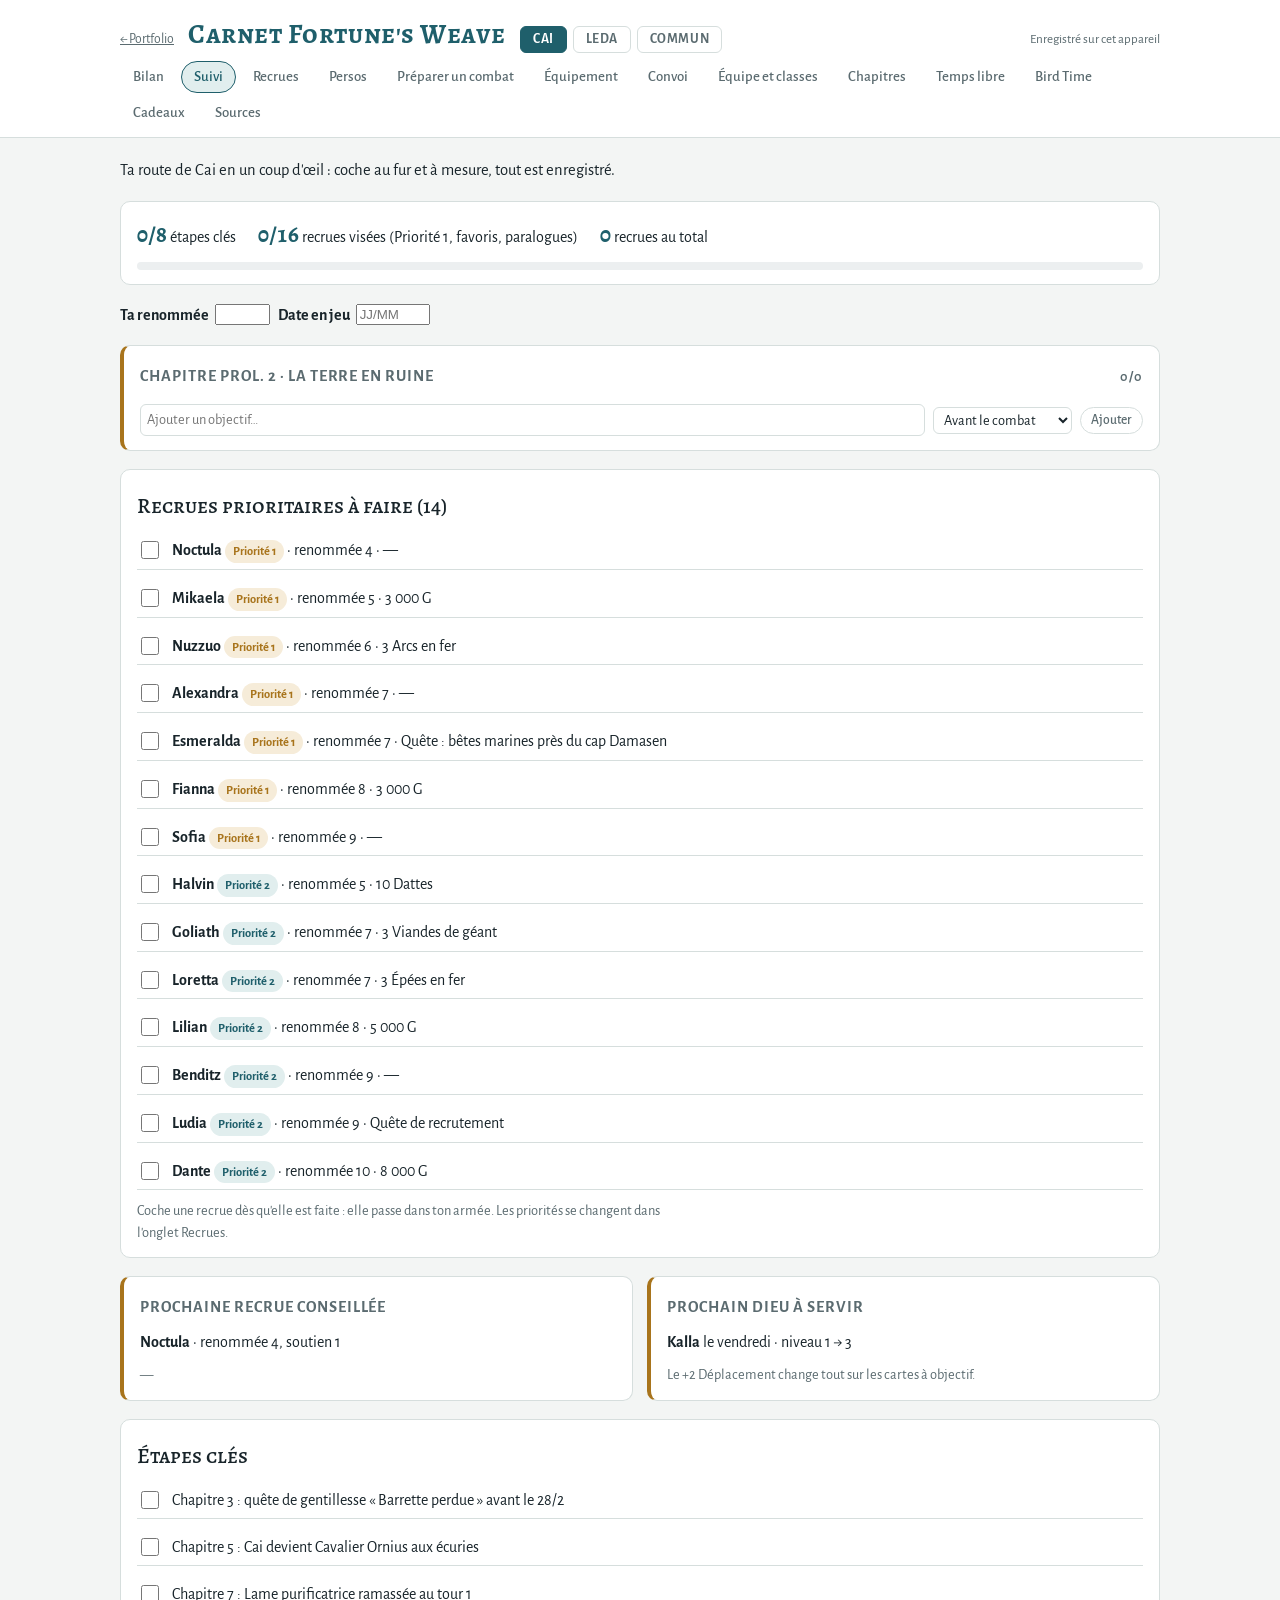
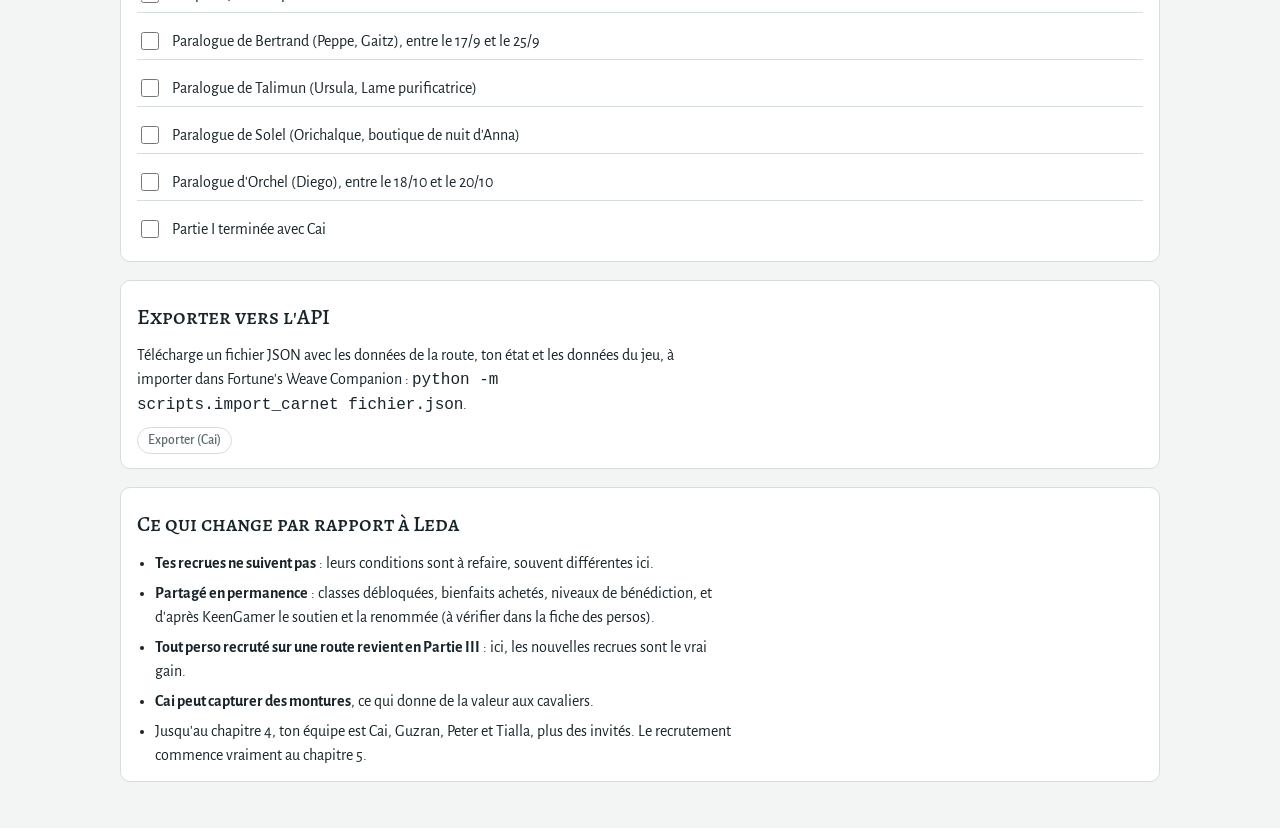
<file: fortunes-weave/carnet/index.html>
<!doctype html><html><head><meta charset=utf-8>
<title>Carnet Fortune's Weave — Jérôme</title>
<meta name="robots" content="noindex"><meta name=viewport content="width=device-width,initial-scale=1,viewport-fit=cover"><style>:root{color-scheme:light;box-sizing:border-box;padding-top:env(safe-area-inset-top,0px);padding-bottom:env(safe-area-inset-bottom,0px)}html{scroll-padding-top:env(safe-area-inset-top,0px)}body{margin:0;padding:0;font:14px -apple-system,BlinkMacSystemFont,sans-serif;background:#fff;color:#000}img{max-width:100%}[hidden]:not([hidden=until-found i]){display:none!important}</style></head><body>
<meta name="claude:viewport-fit-sides" content="cover">
<link rel="stylesheet" href="https://fonts.googleapis.com/css2?family=Alegreya+SC:wght@500;700&family=Alegreya+Sans:wght@400;500;700&display=swap">
<style>
/* Layout : en-tête marin collant + onglets, une colonne lisible, tableaux défilants sur mobile */
:root{
  --bg:#f3f5f4; --surface:#ffffff; --ink:#18242a; --muted:#5b6b70; --line:#d6dedd;
  --sea:#1f5f6b; --sea-soft:#e1eeee; --brass:#a8741c; --brass-soft:#f6ecd9;
  --good:#2f7a4a; --good-soft:#e2f2e7; --warn:#a24a2c; --warn-soft:#f8e6df; --neutral-soft:#eceff0;
  --display:"Alegreya SC", Georgia, "Times New Roman", serif;
  --body:"Alegreya Sans", "Segoe UI", system-ui, sans-serif;
}
@media (prefers-color-scheme:dark){:root:not([data-theme="light"]){
  --bg:#10181b; --surface:#172226; --ink:#e4ecec; --muted:#93a5a8; --line:#2a393d;
  --sea:#6fb3bd; --sea-soft:#1d3238; --brass:#d9a54a; --brass-soft:#33291a;
  --good:#7cc795; --good-soft:#1c3324; --warn:#e48f71; --warn-soft:#3a2219; --neutral-soft:#1f2b2f; color-scheme:dark}}
:root[data-theme="dark"]{
  --bg:#10181b; --surface:#172226; --ink:#e4ecec; --muted:#93a5a8; --line:#2a393d;
  --sea:#6fb3bd; --sea-soft:#1d3238; --brass:#d9a54a; --brass-soft:#33291a;
  --good:#7cc795; --good-soft:#1c3324; --warn:#e48f71; --warn-soft:#3a2219; --neutral-soft:#1f2b2f; color-scheme:dark}
html{background:var(--bg)}
body{background:var(--bg);color:var(--ink);font:16px/1.5 var(--body)}
body::before{content:"";position:fixed;inset:0 0 auto;height:env(safe-area-inset-top,0px);z-index:10;background:var(--surface)}
.wrap{max-width:1040px;margin:0 auto;padding-left:max(16px,env(safe-area-inset-left,0px));padding-right:max(16px,env(safe-area-inset-right,0px))}
header.top{position:sticky;top:env(safe-area-inset-top,0px);z-index:5;background:var(--surface);border-bottom:1px solid var(--line)}
.brand{display:flex;flex-wrap:wrap;align-items:baseline;gap:4px 14px;padding-block:14px 6px}
h1{font-family:var(--display);font-weight:700;font-size:1.7rem;margin:0;letter-spacing:.02em;color:var(--sea)}
.sub{color:var(--muted);font-size:.92rem}
.save{margin-left:auto;font-size:.82rem;color:var(--muted)}

/* Tableaux sans défilement : texte qui passe à la ligne, colonnes fixes pour l'équipement, cartes empilées sur mobile */
th{white-space:normal}
.tablebox td.name{white-space:normal;overflow-wrap:anywhere}
.tablebox td.name .note{font-weight:400}
table select{width:100%;min-width:0;max-width:100%}
table.eq{table-layout:fixed}
table.eq th:nth-child(1){width:17%} table.eq th:nth-child(2){width:10%} table.eq th:nth-child(6){width:8%} table.eq th:nth-child(7){width:8%} table.eq td.stack select{display:block;width:100%}table.eq td.stack select+select{margin-top:4px}
table.eq select{font-size:.82rem;padding:3px 2px}
@media (max-width:760px){
 .tablebox{border:0;background:none;overflow:visible}
 .tablebox table,.tablebox tbody,.tablebox tr,.tablebox td{display:block;width:100%;box-sizing:border-box;min-width:0}
 .tablebox td>*{min-width:0;max-width:100%}
 .tablebox table.eq{table-layout:auto}
 .tablebox thead{display:none}
 .tablebox tr{background:var(--surface);border:1px solid var(--line);border-radius:10px;padding:8px 12px;margin-bottom:10px}
 .tablebox tr.recruited{opacity:.75}
 .tablebox td{border:0;padding:4px 0;display:grid;grid-template-columns:minmax(84px,34%) minmax(0,1fr);gap:10px;align-items:center;text-align:left}
 .tablebox td.num{text-align:left}
 .tablebox td::before{content:attr(data-label);font-size:.72rem;text-transform:uppercase;letter-spacing:.05em;color:var(--muted);font-weight:700}
 .tablebox td[data-label=""]{display:block}
 .tablebox td[data-label=""]::before{display:none}
 .tablebox tr:has(> th){background:none;border:0;padding:6px 0 0;margin:0}
 .tablebox tr > th{display:block;background:none;padding:0;font-size:.85rem}
 .tablebox input[type=number]{width:5em!important}
}
select.over{border-color:var(--warn);color:var(--warn)}
table.eq select{max-width:12em}
nav.routes{display:flex;gap:6px;flex-wrap:wrap}
nav.routes button{font:700 .85rem var(--body);letter-spacing:.04em;text-transform:uppercase;border:1px solid var(--line);background:var(--surface);color:var(--muted);padding:4px 12px;border-radius:6px;cursor:pointer}
nav.routes button[aria-pressed="true"]{background:var(--sea);border-color:var(--sea);color:var(--surface)}
nav.tabs{display:flex;gap:4px;overflow-x:auto;padding-bottom:8px;scrollbar-width:thin}
@media (min-width:761px){nav.tabs{flex-wrap:wrap;overflow-x:visible}}
nav.tabs button{font:500 .93rem var(--body);border:1px solid transparent;background:none;color:var(--muted);padding:6px 12px;border-radius:999px;cursor:pointer;white-space:nowrap}
nav.tabs button[aria-selected="true"]{background:var(--sea-soft);color:var(--sea);border-color:var(--sea)}
nav.tabs button:focus-visible,button:focus-visible,select:focus-visible,input:focus-visible{outline:2px solid var(--brass);outline-offset:2px}
main{padding-block:20px 48px}
section[role=tabpanel]{display:grid;gap:18px}
h2{font-family:var(--display);font-weight:500;font-size:1.35rem;margin:6px 0 0;text-wrap:balance}
h3{font-size:1.02rem;margin:4px 0 0;text-transform:uppercase;letter-spacing:.06em;color:var(--muted);font-weight:700}
p{margin:0;max-width:68ch}
.lead{font-size:1.04rem}
.note{color:var(--muted);font-size:.9rem}
.panel{background:var(--surface);border:1px solid var(--line);border-radius:10px;padding:14px 16px;display:grid;gap:10px;min-width:0}
.grid2{display:grid;grid-template-columns:repeat(auto-fit,minmax(280px,1fr));gap:14px}
.tablebox{overflow-x:auto;border:1px solid var(--line);border-radius:10px;background:var(--surface)}
table{border-collapse:collapse;width:100%;font-size:.93rem}
th,td{text-align:left;padding:8px 10px;border-bottom:1px solid var(--line);vertical-align:top}
th{font-weight:700;font-size:.78rem;text-transform:uppercase;letter-spacing:.06em;color:var(--muted);background:var(--neutral-soft);white-space:nowrap}
tr:last-child td{border-bottom:0}
td.num{font-variant-numeric:tabular-nums;text-align:center}
.pill{display:inline-block;font-size:.78rem;font-weight:700;padding:2px 8px;border-radius:999px;white-space:nowrap}
.p0{background:var(--brass-soft);color:var(--brass)} .p1{background:var(--sea-soft);color:var(--sea)}
.p2{background:var(--good-soft);color:var(--good)} .p3{background:var(--sea-soft);color:var(--sea)}
.p4{background:var(--neutral-soft);color:var(--muted)} .p5{background:var(--warn-soft);color:var(--warn)}
select,input[type=search]{font:inherit;font-size:.9rem;color:var(--ink);background:var(--surface);border:1px solid var(--line);border-radius:6px;padding:4px 6px}
.check{display:flex;gap:10px;align-items:flex-start;padding:6px 0;border-bottom:1px solid var(--line);cursor:pointer}
.check:last-child{border-bottom:0}
.check input{width:18px;height:18px;margin-top:3px;accent-color:var(--sea);flex:none}
.check.done span{color:var(--muted);text-decoration:line-through}
input[type=checkbox]{accent-color:var(--sea);width:18px;height:18px;cursor:pointer}
.bar{height:8px;background:var(--neutral-soft);border-radius:999px;overflow:hidden}
.bar i{display:block;height:100%;background:var(--sea);border-radius:999px}
.stats{display:flex;flex-wrap:wrap;gap:8px 22px;align-items:baseline}
.stat b{font-family:var(--display);font-size:1.5rem;color:var(--sea);font-variant-numeric:tabular-nums}
.filters{display:flex;flex-wrap:wrap;gap:8px;align-items:center}
#gift-table td.name{white-space:nowrap;word-break:normal;overflow-wrap:normal}
.chip{font:500 .85rem var(--body);border:1px solid var(--line);background:var(--surface);color:var(--muted);padding:4px 10px;border-radius:999px;cursor:pointer}
.chip[aria-pressed="true"]{border-color:var(--sea);color:var(--sea);background:var(--sea-soft)}
tr.recruited td{color:var(--muted)}
tr.pending td{color:var(--muted)}
.panel.ai.alert{border-color:var(--brass);background:var(--brass-soft)}
.persos{display:grid;grid-template-columns:repeat(auto-fill,minmax(300px,1fr));gap:12px}
.perso-head{display:flex;justify-content:space-between;align-items:center;gap:8px}.perso-head h3{margin:0}
.perso .cls{display:flex;gap:8px;align-items:center}.perso .cls input{flex:1;min-width:0;font:inherit;font-size:.9rem;color:var(--ink);background:var(--surface);border:1px solid var(--line);border-radius:6px;padding:4px 6px}
.skills{display:grid;grid-template-columns:repeat(2,minmax(0,1fr));gap:4px 12px}
.skills label{display:flex;justify-content:space-between;align-items:center;gap:6px;font-size:.85rem;color:var(--muted)}
.skills label.has{color:var(--ink);font-weight:600}
.skills label.off{opacity:.4;font-weight:400}.skills label.off span{text-decoration:line-through}
.cv{font:inherit;font-size:.85rem;color:var(--ink);background:var(--surface);border:1px solid var(--line);border-radius:6px;padding:3px 6px;width:100%;box-sizing:border-box}
textarea.cv{resize:none;min-height:2.4em;overflow:hidden;field-sizing:content;line-height:1.35}
td.name select.cv{margin-top:4px;color:var(--muted)}
.dl .dlrow .dlst{display:inline-block;font-size:.78rem;font-weight:600;padding:1px 8px;border-radius:999px;background:var(--neutral-soft);color:var(--muted)}
.dl .dlrow.open .dlst{background:var(--good-soft,#e2f2e7);color:var(--good,#2f7a4a)}
.dl .dlrow.soon .dlst{background:var(--brass-soft,#f6ecd9);color:var(--brass,#a8741c)}
.dl .dlrow.urgent .dlst{background:var(--warn-soft,#f8e6df);color:var(--warn,#a24a2c)}
.dl .dlrow.dim{opacity:.55}
.shop td.num{white-space:nowrap}
.convcat{scroll-margin-top:110px;margin-top:6px}
.cv.low{border-color:var(--warn);color:var(--warn);font-weight:600}
.cursebox{display:inline-flex;gap:4px;align-items:center;font-size:.8rem;color:var(--muted);margin-top:4px}.cursebox input:checked+*{color:var(--warn)}
table.conv{table-layout:fixed}table.conv th:nth-child(1){width:26%}table.conv th:nth-child(2){width:7%}table.conv th:nth-child(3){width:9%}table.conv th:nth-child(4){width:9%}table.conv th:nth-child(5){width:18%}table.conv th:nth-child(6){width:31%}
@media (max-width:760px){table.conv{table-layout:auto}}.convcat h2{display:flex;gap:10px;align-items:baseline}
.linkbtn{font:inherit;color:var(--sea);background:none;border:0;padding:0;text-decoration:underline;cursor:pointer}
.wtypes{display:flex;flex-wrap:wrap;gap:4px;align-items:center}.wtypes>span:first-child{font-size:.85rem;color:var(--muted);margin-right:4px}
.rowbtns{display:flex;gap:4px;flex-wrap:wrap;margin-top:4px}.rowbtns .chip{margin-top:0}
.chip.mv{font-size:.7rem;padding:2px 8px}.chip.mv:disabled{opacity:.35;cursor:default}
.chip.del{margin-top:4px;font-size:.75rem;padding:2px 8px}.chip.del[data-armed]{color:var(--warn);border-color:var(--warn)}
.goals h3{display:flex;justify-content:space-between;gap:8px;align-items:baseline}.goals h4{margin:6px 0 0;font-size:.8rem;text-transform:uppercase;letter-spacing:.05em;color:var(--muted)}
.goals-wrap{display:grid;gap:12px;margin-bottom:18px}
.renown{display:inline-flex;gap:6px;align-items:center;font-weight:600}
.renown{flex-wrap:wrap;max-width:100%;min-width:0}.renown select{max-width:100%;min-width:0}
tr.grp th{text-align:left;text-transform:none;letter-spacing:0;font-size:.85rem;background:var(--neutral-soft)}
tr.sub td{color:var(--muted)}
.addgoal{margin-top:6px}.check .chip.del{margin-left:auto}
td.chg{background:var(--sea-soft);font-weight:600}
.muted{color:var(--muted)}
tr.recruited td.name{text-decoration:line-through}
td.name{font-weight:700;white-space:nowrap}
.star{color:var(--brass)}
.next{border-left:4px solid var(--brass)}tr.next td{background:var(--brass-soft,rgba(168,116,28,.12))}tr.dim td{color:var(--muted)}
.stepper{display:inline-flex;align-items:center;gap:6px}
.stepper button{width:28px;height:28px;border-radius:6px;border:1px solid var(--line);background:var(--surface);color:var(--ink);font:700 1rem var(--body);cursor:pointer}
.pips{display:inline-flex;gap:3px}
.pips i{width:12px;height:12px;border-radius:3px;background:var(--neutral-soft);border:1px solid var(--line)}
.pips i.on{background:var(--brass);border-color:var(--brass)}
.bird-head{display:flex;flex-wrap:wrap;gap:10px;align-items:center}
ul.plain{margin:0;padding-left:1.1em;display:grid;gap:6px;max-width:72ch}
a{color:var(--sea)}
@media (prefers-reduced-motion:no-preference){.bar i{transition:width .3s}}
</style>

<header class="top">
  <div class="wrap">
    <div class="brand"><a href="../../#fortunes-weave" style="font-size:.85rem;color:var(--muted)">← Portfolio</a>
      <h1>Carnet Fortune's Weave</h1>
      <nav class="routes" id="routes" aria-label="Choisir la route"></nav>
      <span class="save" id="save" aria-live="polite">Chargement…</span>
    </div>
    <nav class="tabs" role="tablist" aria-label="Sections du guide" id="tabs"></nav>
  </div>
</header>

<main class="wrap" id="main"></main>

<script>
/* ---------- Données du guide ---------- */
const PRIOS=["Priorité 1","Priorité 2","Favori","Paralogue","Optionnel","À éviter"];
// rang de tri : Priorité 1 et Favori d'abord, puis paralogues, puis Priorité 2, optionnels, à éviter
const PRIO_RANK=[0,2,0,1,3,4];
let RECRUITS=[];
let DEF_GROWTH={};
/* ---------- Données (base) ---------- */
let ROUTE_ID=(()=>{try{return localStorage.getItem("fe-route")||"cai"}catch(_){return "cai"}})();
let ROUTE={id:ROUTE_ID,label:"…",stateDoc:"guide/etat"};
let ROUTE_LIST=[];
let DATA_READY=false;
function applyData(game,route){
  if(game){GODS=game.gods||[];GIFTS=game.gifts||[];GIFT_FR=game.giftFr||{};MAG_GROWTH=game.magGrowth||{};RES_GROWTH=game.resGrowth||{};DEF_GROWTH=game.defGrowth||{}}
  if(route){ROUTE=route;
    RECRUITS=(route.recruits||[]).map(r=>({name:r.name,prio:r.prio,renown:r.renown,support:r.support,cond:r.cond,leda:!!r.leda,from:r.from,deja:r.deja}));
    PROGRESS=route.progress||[];CHAPTERS=route.chapters||[];PARALOGUES=route.paralogues||[];CLASSES=route.classes||[];TRAINING=route.training||[];
    BIRD=route.bird||{};CONVOI=route.convoy||[];CAI_TEAM=route.team||[];ORDER=route.order||[];BASE_TEAM=new Set(route.baseTeam||[]);
    CH_GOALS=route.chGoals||{};REC_ITEMS=route.recItems||{};MOUNT_GOAL=route.mountGoal||{};
    CAI_SET=new Set([...(route.baseTeam||[]),...RECRUITS.map(r=>r.name)]);
    ROUTES.cai.label=route.label||route.id;
  }
  DATA_READY=!!(game&&route);
}
let routeRef=null,routeTimer=null;
function saveRoute(){
  ROUTE.recruits=RECRUITS.map(({name,prio,renown,support,cond,leda,from,deja})=>Object.assign({name,prio,renown,support,cond,leda},from===undefined?{}:{from},deja?{deja}:{}));
  ROUTE.chGoals=CH_GOALS;
  CAI_SET=new Set([...(ROUTE.baseTeam||[]),...RECRUITS.map(r=>r.name)]);
  try{localStorage.setItem("fe-data-"+ROUTE_ID,JSON.stringify({game:{gods:GODS,gifts:GIFTS,giftFr:GIFT_FR,magGrowth:MAG_GROWTH,resGrowth:RES_GROWTH,defGrowth:DEF_GROWTH},route:ROUTE}))}catch(_){}
  clearTimeout(routeTimer);setSave("Enregistrement…");
  routeTimer=setTimeout(async()=>{routeTimer=null;if(routeRef){try{await routeRef.set(JSON.parse(JSON.stringify(ROUTE)));setSave("Enregistré")}catch(e){setSave("Enregistré sur cet appareil seulement")}}else setSave("Enregistré sur cet appareil")},500);
}
async function exportApi(){
  const msg=document.getElementById("export-msg");const say=t=>{if(msg)msg.textContent=t};
  const dl=null;
  if(!dl){say("Le téléchargement n'est pas disponible ici : non disponible sur cette version du carnet.");return}
  const bundle={format:"fortunes-weave-carnet/1",exportedAt:new Date().toISOString(),
    game:{gods:GODS,gifts:GIFTS,giftFr:GIFT_FR,magGrowth:MAG_GROWTH,resGrowth:RES_GROWTH,defGrowth:DEF_GROWTH},route:ROUTE,state};
  const day=new Date().toISOString().slice(0,10);
  try{await dl.save({filename:`carnet-${ROUTE_ID}-${day}.json`,data:JSON.stringify(bundle,null,1)});say("Export enregistré.")}
  catch(e){const c=e&&e.code;say(c==="declined"?"Export annulé.":c==="rate_limited"?"Patiente un instant puis réessaie.":"L'export n'a pas pu se faire ici.")}
}
function stateKey(){return ROUTE_ID==="cai"?"guide-cai":"fe-state-"+ROUTE_ID}

let PROGRESS=[];

let CHAPTERS=[];

let PARALOGUES=[];

let CLASSES=[];

let TRAINING=[];

let GODS=[];

let BIRD={};

const ROUTES={
 cai:{label:"Cai",tabs:[["rbilan","Bilan"],["suivi","Suivi"],["recrues","Recrues"],["persos","Persos"],["combat","Préparer un combat"],["equip","Équipement"],["convoi","Convoi"],["equipe","Équipe et classes"],["chapitres","Chapitres"],["temps","Temps libre"],["bird","Bird Time"],["cadeaux","Cadeaux"],["sources","Sources"]]},
 leda:{label:"Leda",tabs:[["bilan","Bilan"],["p1","Partie I"],["lrecrues","Recrues"],["p2","Partie II"],["lequip","Équipement"],["lbird","Bird Time"]]},
 commun:{label:"Commun",tabs:[["meca","Armes efficaces"],["bless","Bénédictions"],["classes","Classes"],["routine","Routine"],["suite","Partie III"]]}
};
const VIEWS={rbilan:()=>vRouteBilan(),suivi:()=>vSuivi(),recrues:()=>vRecrues(),equipe:()=>vEquipe(),chapitres:()=>vChapitres(),temps:()=>vTemps(),bird:()=>vBird(),persos:()=>vPersos(),cadeaux:()=>vCadeaux(),sources:()=>vSources(),combat:()=>vCombat(),equip:()=>vEquipCai(),convoi:()=>vConvoi(),lequip:()=>vEquipLeda(),
 bilan:()=>vLedaBilan(),p1:()=>vLedaP1(),lrecrues:()=>vLedaRecrues(),p2:()=>vLedaP2(),lbird:()=>vLedaBird(),
 meca:()=>vMeca(),bless:()=>vBless(),classes:()=>vClasses(),routine:()=>vRoutine(),suite:()=>vSuite()};
const ROUTE_OF=Object.fromEntries(Object.entries(ROUTES).flatMap(([r,o])=>o.tabs.map(([t])=>[t,r])));

/* ---------- Route de Leda (terminée) ---------- */
const T=(head,rows,cls)=>`<div class="tablebox"><table><thead><tr>${head.map(h=>`<th>${h}</th>`).join("")}</tr></thead><tbody>${rows.map(r=>`<tr>${r.map((c,i)=>`<td${i===0&&cls?` class="${cls}"`:""}>${c}</td>`).join("")}</tr>`).join("")}</tbody></table></div>`;

const LEDA_ROSTER=[
 ["Leda","41","Danseur","Épée B, Arc B+"],["Olympia","41","Évêque","Magie blanche B+, Magie noire C+"],
 ["Guzran","43","Shido","Épée B+"],["Sirocco","43","Troubadour","Magie noire B, Magie blanche B"],
 ["Ninae","39","Cavalier bardé","Lance B+, Épée C"],["Mu","42","Guerrier","Épée B+, Pugilat B, Hache C+"],
 ["Creek","42","Cavalier bardé","Épée B, Lance D"],["Jasmine","38","Hoplite","Hache B, Lance B"],
 ["Dante","38","Vate","Magie noire B, Magie blanche B"],["Buccar","43","Hoplite","Lance A, Hache B"],
 ["Io","38","Cavalier bardé","Lance B, Épée C"],["Halvin","38","Cavalier sylvain","Arc B+"],
 ["Dadao","38","Guerrier","Hache B, Épée C, Pugilat D+"],["Simon","38","Guerrier","Hache B+, Épée C, Pugilat D+"],
 ["Inyoni","38","Archer d'élite","Arc B"],["Catania","38","Shido","Épée C+, Lance C"],
 ["Kiroc","38","Escroc","Arc C, Épée D+"],["Zarcone","38","Guerrier","Hache B, Épée C, Pugilat D"],
 ["Nathan","40","Cavalier bardé","Lance B, Épée D"]];

function vLedaBilan(){
  return `
  <p class="lead">Route terminée : Partie I et Partie II faites le 22/10/2026. Toute cette armée revient en Partie III.</p>
  <div class="panel"><div class="stats">
    <span class="stat"><b>19</b> persos dans l'armée</span>
    <span class="stat"><b>4/4</b> recrues de Partie II (Creek, Nathan, Aswan, Tahonia)</span>
    <span class="stat"><b>4/4</b> paralogues</span>
  </div></div>
  <h2>Armée finale</h2>
  ${T(["Perso","Niveau","Classe","Rangs"],LEDA_ROSTER,"name")}
  <p class="note">Pas recrutés sur cette route : Diego (paralogue d'Orchel) et Sha Lan (paralogue d'Anatolia). Aswan et Tahonia rejoignent en Partie III.</p>`;
}

function vLedaP1(){
  return `
  <p class="lead">12 chapitres. Le noyau Leda, Mu, Olympia, Sirocco n'a pas bougé de toute la route.</p>
  <h2>Équipe par phase</h2>
  ${T(["Phase","Équipe type","Banc"],[
   ["Ch. 1–4","Leda, Mu, Olympia, Sirocco, Buccar (+ Catania, Guzran au ch. 4)","—"],
   ["Ch. 5–8","Leda, Mu, Olympia, Sirocco, Guzran, Catania","Buccar, Jasmine, Kiroc"],
   ["Ch. 9–12","Leda, Mu, Olympia, Sirocco + 2–3 places tournantes (Dante, Guzran, Catania)","Buccar, Jasmine, Kiroc, Ninae"]],"name")}
  <h2>Chapitres</h2>
  ${T(["Ch.","Titre (VO)","Tours libres","Combat","À retenir"],[
   ["1","The Vengeful Dancer","—","Contre Bjor","Leda apprend Chant de passion"],
   ["2","Battle at Coris Mine","—","Donjon tutoriel","Laisse venir les ennemis un par un"],
   ["3","The Road to Caelus","—","Contre Olympia, course aux braseros en 10 tours","Garde les flammes extérieures bleues ; Olympia rejoint après"],
   ["4","The Indelible Past","Oui","—","Premières Représentations, Catania, Guzran"],
   ["5","Women at Battle","120","Qualif. contre les Combattants de Palma (Jasmine)","Magie contre les armures ; quête « Le Monstre de la nuit » avant le 5/7"],
   ["6","The Soaring Maiden","76","Chevaliers d'argent de Tellus","7 places, arcs contre les pégases"],
   ["7","Rose of Retribution","120","Pont, boss Lechner (Escroc très esquiveur)","Mars niv. 1 (+50 Précision) ; quête Mehdel avant le 28/6"],
   ["8","Shape of the Conspiracy","36","—","Chapitre court : finir les quêtes avant"],
   ["9","Discordance","204","Contre Cai, bête démoniaque, morts-vivants","Quête du Danseur (Hingosh de l'oasis de Baina, avant le 15/10)"],
   ["10","A Father's Request…","68","Battre Theodora","Paralogues ; magie contre sa Défense"],
   ["11","Banquet of the Risen Dead","85","Martila et Guillermo","Séraphin + Aurora niv. 3 contre la Faveur des Enfers"],
   ["12","Revenge's End","80","Battre Bertrand","Kalla niv. 1 et Aurora niv. 1 sur son tour ; frappe à distance"]],"num")}
  <h2>Quêtes propres à Leda</h2>
  <ul class="plain">
   <li><b>Représentations</b> (patron de la taverne) : ~200 de renommée chacune ; toutes finies, elles débloquent Rôdeur et Troubadour.</li>
   <li><b>L'Héritière de la grande danseuse</b> : Hingosh de l'oasis de Baina avant le 15/10 → Collier de danseur.</li>
   <li><b>Le Monstre de la nuit</b> (avant le 5/7), <b>En savoir plus sur Mehdel</b> (avant le 28/6), <b>Recettes de boissons raffinées</b> (renommée 10, avant le 17/11).</li>
   <li>Bonus : combat d'épreuve niveau 30 au Temple principal de Kalla.</li>
  </ul>
  <h2>Paralogues</h2>
  ${T(["Paralogue","Fenêtre","Débloque"],[
   ["Anatolia – La Reine des effacés","5/10 → 14/10, limite 17/10","Sha Lan"],
   ["Cai – La Grande Évasion","16/10 → 22/10","Tialla"],
   ["Le Passé scellé","16/10 → 22/10, limite 1/11","—"],
   ["Orchel","18/10 → 25/10, limite 27/10","Diego, Bâton de soin"]],"name")}`;
}

function vLedaRecrues(){
  const R=[["Mu, Olympia, Sirocco, Buccar","—","—","Automatiques","✔"],["Catania","—","—","Tutoriel","✔"],["Guzran","1","3","—","✔"],
  ["Jasmine","2","4","500 or","✔"],["Kiroc","1","4","3 Eaux bénites","✔"],["Dadao","2","5","2 Kothar Gar","✔"],["Zarcone","2","5","Négocier jusqu'à 10 or","✔"],
  ["Simon","3","6","Choisir « face »","✔"],["Io","1","6","1 500 or","✔"],["Inyoni","1","7","3 000 or","✔"],["Halvin","3","7","10 Dattes","✔"],
  ["Ninae","3","8","1 Poisson du paradis","✔"],["Dante","3","10","8 000 or","✔"],["Diego","3","8","Paralogue d'Orchel","—"],
  ["Sha Lan","3","8","Paralogue d'Anatolia + répondre Saramis, Da Mina, Grounded Ship","—"],
  ["Loretta","3","5","3 Épées en fer",""],["Fianna","3","5","3 000 or",""],["Esmeralda","3","6","Quête",""],["Mikaela","3","6","3 000 or",""],
  ["Lilian","2","7","5 000 or",""],["Lysander","3","7","5 Lances en fer",""],["Ludia","3","7","Quête",""],["Sofia, Benditz","3","7","—",""],
  ["Tialla","3","8","Paralogue de Cai + 3 000 or",""],["Yang Jie","3","8","Cheese, Moon, Potatoes",""],["Ultand","3","8","Quête",""],["Noctula","3","8","—",""],
  ["Nezha","3","9","3 Viandes de ver des sables",""],["Majide","3","9","Répondre 3 fois",""],["Nuzzuo","3","9","3 Arcs en fer",""],
  ["Fabio","3","9","Paralogue de Dietrich + quête « They Have Lost »",""],["Alexandra","3","10","—",""],["Peter, Seteth","3","10","Quête",""],
  ["Jester","3","10","3 quêtes",""],["Goliath","3","10","3 Viandes de géant",""],["Nydine","3","10","3 Haches en fer",""]];
  return `<p class="lead">Conditions sur la route de Leda (différentes de celles de Cai). ✔ = recruté.</p>
  ${T(["Perso","Soutien","Renommée","Condition","Recruté"],R,"name")}
  <p class="note">Non recrutables chez Leda : Peppe, Ursula, Gaitz.</p>`;
}

function vLedaP2(){
  return `
  <p class="lead">Six combats sans temps libre, avec 13 places (Theodora et Bertrand en plus). Défaite si Leda, Theodora ou Bertrand tombe.</p>
  <h2>Chapitres et plans qui ont marché</h2>
  ${T(["Ch.","Titre (VO)","Victoire","Ce qu'on a retenu"],[
   ["1","The Battle of Klytius Plains","Déroute ennemie","10 places dont Theodora"],
   ["2","Showdown at Agris Stronghold","Vaincre Lind et Ianuarius","Creek se recrute en le battant"],
   ["3","Beyond the Salt Road","Vaincre Gilchris","Garder Aswan et Tahonia en vie ; Creek doit achever Nathan ; cases de feu au nord"],
   ["4","The Battle of Alcineus Span (viaduc)","Vaincre Lind","Lind à cheval : lances et Arc anti cavalerie ; résurrection, à battre deux fois. Volants : archers près des mages"],
   ["5","Divine Emperor Dagda","Vaincre Dagda","Escaliers : cavaliers à pied. Balistes au sud. Dagda a une barrière : le frapper une fois, finir le tour, puis tout lâcher"],
   ["6","The Underworld Incarnate","Vaincre Lyrah, puis fuir","Lyrah en 2 phases : garder des coups pour la phase 2, attaquer par l'est. Fuite : Kalla niv. 3, éviter le miasme, Lame purificatrice pour la sortie"]],"num")}
  <h2>Recrues de Partie II</h2>
  ${T(["Perso","Condition","Statut"],[
   ["Creek","Quête « My Late Sister's Accessory » en Partie I, puis le vaincre au ch. 2","✔"],
   ["Nathan","Creek doit l'achever au ch. 3","✔"],["Aswan","Rester en vie au ch. 3","✔"],["Tahonia","Rester en vie au ch. 3","✔"]],"name")}
  <p class="note">L'équipement final est dans l'onglet Équipement.</p>`;
}

function vLedaBird(){
  return `<p class="lead">Réponses parfaites pour Leda.</p>
  ${T(["Leda parle de…","Réaction"],[["La posture en danse","Danser"],["Ses difficultés à dormir, une berceuse","Chanter une belle mélodie"],["Les applaudissements pendant un spectacle","Déployer les ailes"],["Si les dieux écoutent les prières","Fixer du regard"],["La musique de chez elle","Fixer du regard"],["Goûter sa cuisine","Pencher la tête"],["Payer n'importe quel prix pour son but","Pencher la tête"],["La saluer quand elle passe à cheval","Déployer les ailes"],["Chanter avec sa vihuela","Chanter une belle mélodie"],["Chasser les serpents","Être intimidant"]])}`;
}

/* ---------- Mécaniques communes ---------- */

function vMeca(){
  return `
  <p class="lead">Pas de triangle des armes : ce qui compte, ce sont les armes efficaces (puissance ×2, ×3 pour « efficace+ »).</p>
  <p class="note">Pour vérifier en jeu : compare les dégâts prévus en changeant d'arme sur la même cible.</p>
  ${T(["Type d'ennemi","Exemples","Armes efficaces"],[
   ["Cavalerie","Cavalerie légère, aurige, cavalier bardé, cuirassier, cavalier cornac","Presque toutes les lances, Hallebarde, Zambato, Arc anti cavalerie"],
   ["Armure","Soldat, chevalier en armure, cuirassier","Marteau (×3), Flissa, Hallebarde, Espadon, toute la magie"],
   ["Volant","Soldat ailé, pégase, cavalier dragon","Tous les arcs, Arc anti cavalerie, sorts Vent"],
   ["Bête","Yarc, loup rayé","Arc de chasseur"],
   ["Mort-vivant","Squelettes","Séraphin ; la Lame purificatrice ignore la Faveur des Enfers (−50 % de dégâts non efficaces)"],
   ["Golem, dragon","—","Rien de recensé : magie et gros frappeurs"]],"name")}
  <h2>Autres règles retenues</h2>
  <ul class="plain">
   <li><b>Grimoires</b> : les sorts sont liés au mage, seul l'accessoire se choisit.</li>
   <li><b>Écus</b> : leur poids peut coûter les doubles attaques ; compare la Vitesse d'attaque avant et après.</li>
   <li><b>Jauge d'embrasement</b> (capacités de flamme des seigneurs) : bonus à mi-jauge, mais jauge pleine = Burst, PV max divisés par 2 pour le combat.</li>
   <li><b>Fortuna</b> : retour en arrière gratuit, à utiliser sans hésiter.</li>
   <li><b>Armes par classe</b> : chaque classe n'utilise que certains types d'armes, même avec le rang (ex. le Lutteur ne prend pas de hache). Coche-les dans les fiches de l'onglet Persos.</li>
   <li><b>Usure des armes</b> : une arme ne s'use que quand on lance une capacité avec. Une attaque normale ne consomme rien : une seule copie suffit, sauf pour un perso qui enchaîne les capacités.</li>
  </ul>`;
}

function vClasses(){
  return `
  <p class="lead">Les classes se passent par examen à Dagsion (quartier du Temple), un permis par tentative ; une classe obtenue se reprend gratuitement.</p>
  ${T(["Palier","Niveau conseillé","Renommée","Quand"],[["Novice","5","1","Partie I"],["Avancée","20","4","Partie I"],["Élite","35","8","Partie I"],["Suprême","45","—","Partie III"],["Divine","—","—","Fin de Partie III"]],"name")}
  <ul class="plain">
   <li><b>Suprême</b> : permis suprême en Partie III ; tenter seulement au-dessus de 75 % de réussite. Sword Master demande le temple de Mars restauré, High Savant celui de Smyrnos (après celui de Jurah).</li>
   <li><b>Divine</b> : 5 Clés du Diadème (Grotte des hérétiques, bois du Couguar, fort de l'Ombre des sables, île d'Enno, fort de l'Empreinte du géant) ; 8 classes uniques, une seule unité par classe, 100 % de réussite exigé.</li>
   <li>Danseur : Arc B et Épée B, ou la quête du Collier de danseur (Leda). Guerroyeur : Pugilat A, Hache A, Épée A. Cherchombre : Arc A et Épée A.</li>
  </ul>`;
}

function vRoutine(){
  return `
  <p class="lead">Tout se réinitialise le dimanche : arène, cadeaux, repas, temple et Bird Time ne coûtent aucun tour.</p>
  ${T(["Jour","Dieu (jour saint)","Bonus"],[["Lundi","Aurora","—"],["Mardi","Mars","—"],["Mercredi","Smyrnos","—"],["Jeudi","Jurah","—"],["Vendredi","Kalla","—"],["Samedi","Credna","Arène −50 %"],["Dimanche","—","Réinitialisation, arène et repas −50 %"]],"name")}
  <ul class="plain">
   <li><b>Astuce double séance</b> : arène le samedi, puis le dimanche après la réinitialisation.</li>
   <li><b>Paliers de renommée</b> : 4 = classes Avancées, 6 = manuels, 7 = théâtre, 8 = classes Élite et thermes, 10 = dernières recrues.</li>
   <li><b>Éclats de karma</b> : Expérience +10 % d'abord, puis réduction sur les cadeaux.</li>
   <li><b>Bird Time</b> : 3 bonnes réactions = séance parfaite ; seulement avec un perso déjà recruté ; il monte le soutien d'Eshmel (toi) avec lui.</li>
   <li><b>Cadeaux</b> : un par perso et par semaine ; deux flèches dorées = cadeau adoré. Simon, Halvin et Zarcone aiment tous les légumes.</li>
  </ul>`;
}

function vSuite(){
  return `
  <p class="lead">Partie III : au moins deux routes de Partie I terminées, idéalement plus, et un maximum de paralogues.</p>
  ${T(["Route","Statut","Note"],[["Leda","Terminée (Parties I et II)","Armée de 19 persos acquise"],["Cai","En cours (Partie I)","Vise surtout les nouvelles recrues"],["Theodora","À faire","Politique, 7 paralogues"],["Dietrich","À faire","La plus exigeante en combat"]],"name")}
  <ul class="plain">
   <li>Tout perso recruté sur une route revient en Partie III ; un seigneur dont la route est finie arrive pleinement jouable.</li>
   <li>Pour les autres seigneurs, tu peux passer leur Partie II.</li>
  </ul>`;
}

function vBless(){
  const g=nextGod();
  return `
  <p>Les niveaux sont liés à ta sauvegarde, pas à la route. Mets-les à jour ici : le prochain dieu à servir se recalcule.</p>
  <div class="tablebox"><table><thead><tr><th>Dieu</th><th>Jour saint</th><th>Niveau</th><th>Objectif</th><th>Effets</th></tr></thead><tbody>
  ${GODS.map(([n,d,t,fx,why])=>{const lv=state.bless[n]||0;return `<tr class="${n===g?"next":""}"><td class="name">${n}${n===g?' <span class="pill p0">À servir</span>':""}</td><td>${d}</td>
    <td><span class="stepper"><button data-bless="${n}" data-d="-1" aria-label="Baisser ${n}">−</button><span class="pips" aria-label="Niveau ${lv}">${[1,2,3].map(k=>`<i class="${k<=lv?"on":""}"></i>`).join("")}</span><button data-bless="${n}" data-d="1" aria-label="Monter ${n}">+</button></span></td>
    <td class="num">${t||"—"}</td><td>${fx.map((e,k)=>`<div class="${k<lv?"":"note"}">Niv. ${k+1} : ${esc(e)}</div>`).join("")}<div class="note">${esc(why)}</div></td></tr>`}).join("")}
  </tbody></table></div>
`;
}

/* ---------- Équipement de la route de Cai ---------- */
const CATS=["Épées","Lances","Haches","Arcs","Gantelets","Écus","Accessoires","Potions"];
let CONVOI=[];
const SPELLS="Sorts (grimoire)";
let CAI_TEAM=[];
let ORDER=[];
function ordIdx(n){const i=ORDER.indexOf(n);if(i>=0)return i;const r=RECRUITS.findIndex(x=>x.name===n);return 100+(r>=0?r:900)}
function byOrder(a,b){return ordIdx(a)-ordIdx(b)}
let BASE_TEAM=new Set();
function owned(n){return BASE_TEAM.has(n)||!!state.recruited[n]}
function teamList(){
  const t=CAI_TEAM.filter(([p])=>owned(p));
  for(const r of RECRUITS){ if(state.recruited[r.name]&&!t.some(x=>x[0]===r.name)){
    const c=CLASSES.find(x=>x[0]===r.name);
    t.push([r.name,c?c[1]:"Classe à noter","Rangs à noter","Banc",{pot:0}]);
  }}
  t.sort((a,b)=>byOrder(a[0],b[0]));
  return t.map(([p,cls,ranks,st,eq])=>{const d=persoOf(p,cls,ranks);const rt=ranksText(d.ranks);return [p,(d.cls||cls)+(d.lvl?" niv. "+d.lvl:""),rt||ranks,st,eq]});
}
const SLOTS=[["a1","Arme 1"],["a2","Arme 2"],["a3","Arme 3"],["ecu","Écu"],["acc","Accessoire"],["acc2","Accessoire 2"],["acc3","Accessoire 3"]];
const isAcc=k=>k==="acc"||k==="acc2"||k==="acc3";
const isJewel=n=>/^(anneau|gemme|amulette)/i.test(String(n||""));
const COLS=[["Armes",["a1","a2","a3"]],["Écu",["ecu"]],["Accessoires",["acc","acc2","acc3"]]];
function convoy(){
  const ed=state.itemEdits||{},rm=state.removed||{};
  const base=CONVOI.filter(([,name])=>!rm[name]).map(([cat,name,rank,qty,desc])=>Object.assign({cat,name,rank,qty,desc},ed[name]||{},{key:name,src:"base"}));
  for(const [name,x] of Object.entries(state.extraItems||{})) if(!base.some(b=>b.name===name)) base.push({name,...x,key:name,src:"extra"});
  return base.map(it=>({...it,qty:state.qty[it.name]!==undefined?state.qty[it.name]:it.qty}));
}
function confirmDel(btn,name){if(btn.dataset.armed){return true}document.querySelectorAll("[data-armed]").forEach(b=>{delete b.dataset.armed;b.textContent="Supprimer"});btn.dataset.armed="1";btn.textContent="Confirmer ?";return false}
function catRows(items,c){
  const ord=((state.itemOrder||{})[c])||[];
  return items.map((it,n)=>({it,n})).filter(x=>x.it.cat===c).sort((a,b)=>{const ia=ord.indexOf(a.it.key),ib=ord.indexOf(b.it.key);return (ia<0?1000+a.n:ia)-(ib<0?1000+b.n:ib)}).map(x=>x.it);
}
function moveItem(k,dir){
  const it=itemByKey(k);if(!it)return;
  const keys=catRows(convoy(),it.cat).map(i=>i.key);const i=keys.indexOf(k),j=i+dir;
  if(j<0||j>=keys.length)return;[keys[i],keys[j]]=[keys[j],keys[i]];
  state.itemOrder=Object.assign({},state.itemOrder,{[it.cat]:keys});
}
function itemByKey(k){return convoy().find(i=>i.key===k)}
function replaceInEquip(oldN,newN){
  const eq={};for(const [p,e] of Object.entries(state.equip||{})){const o=Object.assign({},e);for(const [sl] of SLOTS) if(o[sl]===oldN) o[sl]=newN;eq[p]=o}
  for(const [p,,,,d] of CAI_TEAM){for(const [sl] of SLOTS) if(d[sl]===oldN&&!(eq[p]&&eq[p][sl]!==undefined)){eq[p]=Object.assign({},eq[p]||{},{[sl]:newN})}}
  state.equip=eq;
}
function editItem(k,f,v){
  const it=itemByKey(k);if(!it)return;
  if(f==="rank") v=v.trim().toUpperCase();
  if(f==="name"){v=v.trim();if(!v||v===it.name||convoy().some(i=>i.name===v))return;
    replaceInEquip(it.name,v);
    if(state.qty[it.name]!==undefined){const q=Object.assign({},state.qty);q[v]=q[it.name];delete q[it.name];state.qty=q}}
  if(it.src==="base"){state.itemEdits=Object.assign({},state.itemEdits,{[k]:Object.assign({},(state.itemEdits||{})[k],{[f]:v})})}
  else{const x=Object.assign({},state.extraItems);const cur=Object.assign({},x[k]);
    if(f==="name"){delete x[k];x[v]=cur;const o=Object.assign({},state.itemOrder);for(const c in o)o[c]=o[c].map(z=>z===k?v:z);state.itemOrder=o}else{cur[f]=v;x[k]=cur}
    state.extraItems=x}
}
function deleteItem(k){
  const it=itemByKey(k);if(!it)return;
  replaceInEquip(it.name,"");
  if(it.src==="base") state.removed=Object.assign({},state.removed,{[k]:true});
  else{const x=Object.assign({},state.extraItems);delete x[k];state.extraItems=x}
  const q=Object.assign({},state.qty);delete q[it.name];state.qty=q;
}
function equipOf(p){const d=(teamList().find(x=>x[0]===p)||[,,,,{}])[4];return Object.assign({},d,state.equip[p]||{})}
function isHidden(p){return !!(state.hiddenPersos||{})[p]}
function statusOf(p){if(isHidden(p))return "Banc";return state.deploy[p]||(teamList().find(x=>x[0]===p)||[,,,"Banc"])[3]}
const BAG=6;
function bagCount(e){let n=0;for(const [k] of SLOTS){if(e[k]&&e[k]!==SPELLS)n++}return n+(Number(e.pot)||0)+(Number(e.bre)||0)}
function usage(){
  const u={},who={};
  for(const [p] of teamList()){const e=equipOf(p);
    for(const [k] of SLOTS){const it=e[k];if(it&&it!==SPELLS){u[it]=(u[it]||0)+1;(who[it]=who[it]||[]).push(p)}}
    const n=Number(e.pot)||0;if(n){u["Potion"]=(u["Potion"]||0)+n;(who["Potion"]=who["Potion"]||[]).push(p)}
    const b=Number(e.bre)||0;if(b){u["Breuvage"]=(u["Breuvage"]||0)+b;(who["Breuvage"]=who["Breuvage"]||[]).push(p)}}
  return {u,who};
}
const WTYPES=["Épée","Lance","Hache","Arc","Gantelets","Sorts"];
const CAT_TYPE={"Épées":"Épée","Lances":"Lance","Haches":"Hache","Arcs":"Arc","Gantelets":"Gantelets"};
function classWeapons(p){const w=((state.persos||{})[p]||{}).weapons||{};const on=WTYPES.filter(t=>w[t]);return on.length?on:null}
function canUse(p,it){
  if(!it||!CAT_TYPE[it.cat])return true;
  const on=classWeapons(p);if(!on)return true;
  if(on.includes(CAT_TYPE[it.cat]))return true;
  return on.includes("Sorts")&&/magique/i.test(it.desc||"")&&it.cat==="Gantelets";
}
function slotSelect(p,k,val,items,u){
  const sorted=CATS.flatMap(c=>catRows(items,c));
  const pool=k==="ecu"?sorted.filter(i=>i.cat==="Écus"):isAcc(k)?sorted.filter(i=>i.cat==="Accessoires"):sorted.filter(i=>!["Écus","Accessoires","Potions"].includes(i.cat)&&(canUse(p,i)||i.name===val));
  const opts=[["","—"]];if((k==="a1"||k==="a2")&&(!classWeapons(p)||classWeapons(p).includes("Sorts")))opts.push([SPELLS,SPELLS]);
  let grp="";let html=opts.map(([v,l])=>`<option value="${esc(v)}" ${v===val?"selected":""}>${esc(l)}</option>`).join("");
  for(const i of pool){
    if(i.cat!==grp){if(grp)html+="</optgroup>";html+=`<optgroup label="${esc(i.cat)}">`;grp=i.cat}
    const left=i.qty-(u[i.name]||0)+(i.name===val?1:0);
    html+=`<option value="${esc(i.name)}" ${i.name===val?"selected":""}>${esc(i.name)}${i.rank?" ("+i.rank+")":""}${i.curse?" – maudit":""}${left<=0&&i.name!==val?" – épuisé":""}</option>`;
  }
  if(grp)html+="</optgroup>";
  const over=val&&val!==SPELLS&&(u[val]||0)>((items.find(i=>i.name===val)||{}).qty||0);
  return `<select id="eq-${esc(p)}-${k}" data-eq="${esc(p)}" data-slot="${k}" aria-label="${esc(p)} : ${k}" ${over?'class="over"':""}>${html}</select>`;
}
/* ---------- Répartition par Claude ---------- */
let ai={busy:false,err:"",preview:null,ctl:null};
function convoySig(){return convoy().map(i=>i.name+":"+i.qty).sort().join("|")}
function teamSig(){return teamList().map(([p])=>p+":"+statusOf(p)).sort().join("|")}
function allocKey(){return convoySig()+"#"+teamSig()}
const RANKS="EDCBAS";
let MAG_GROWTH={};
function aiPrompt(){
  const team=teamList().map(([p,cls,ranks])=>{const c=CLASSES.find(x=>x[0]===p);return {perso:p,classe:cls,rangs:ranks,armes_de_sa_classe:classWeapons(p)?classWeapons(p).join(", "):"non renseigné",croissance_magie:MAG_GROWTH[p]!==undefined?MAG_GROWTH[p]+" %":"?",plan_de_classes:c?{novice:c[1],avancee:c[2],elite:c[3],supreme:c[4]}:null,statut:statusOf(p),sorts_connus:isCaster(p)?(((state.persos||{})[p]||{}).spells||"non renseigné"):"",actuel:equipOf(p)}});
  const items=convoy().map(i=>({cat:i.cat,nom:i.name,rang:i.rank||"",quantite:i.qty,description:i.desc||"",maudit:!!i.curse}));
  return `Tu répartis l'équipement d'une armée dans Fire Emblem: Fortune's Weave (route de ${ROUTE.label||ROUTE_ID}). Réponds UNIQUEMENT avec du JSON.

Règles du jeu et du joueur :
- Pas de triangle des armes. Les armes « efficaces » font ×2 (×3 pour efficace+) contre leur cible (cavalerie, armure, volant, bête).
- Un perso ne peut porter une arme que si son rang dans ce type d'arme est au moins celui de l'arme (ordre E < D < C < B < A < S ; « D+ » vaut D). Catégories : Épées, Lances, Haches, Arcs, Gantelets (pugilat ; Breidablik est un gantelet magique pour Tialla).
- Certaines armes ont deux types : le second est indiqué au début de leur description (ex. « Haches (Rang C) » sur une épée de rang B). Un perso ne peut la porter que s'il a les DEUX rangs (celui de l'arme ET celui de la description).
- Armes magiques : si la description d'une arme indique une attaque magique (ex. Épée orage), ses dégâts dépendent de la Magie. Ne la donne JAMAIS à un perso dont la croissance_magie est de 25 % ou moins (Guzran, Noctula, Peter, Nuzzuo…) ; préfère celui qui a le rang requis et la meilleure croissance_magie.
- Les mages attaquent avec leurs sorts : mets "${SPELLS}" en a1 pour les persos dont armes_de_sa_classe contient Sorts.
- L'Épée d'élu n'est pas maudite : rang E, puissance faible, mais elle donne Protection +1 aux alliés adjacents. C'est une arme de soutien, à mettre en arme secondaire sur un perso de première ligne qui sait manier l'épée et reste collé au groupe, jamais en arme principale.
- Les écus vont d'abord à la première ligne qui encaisse. Jamais d'écu sur un archer : il reste derrière et l'écu lui coûte une place d'objet.
- Chaque classe n'utilise que certains types d'armes, même si le perso a le rang : quand armes_de_sa_classe est renseigné, ne donne JAMAIS une arme d'un autre type (Gantelets = pugilat ; une arme de Gantelets décrite comme magique, comme Breidablik, va aux utilisateurs de Sorts).
- Accessoires : un perso peut en porter plusieurs, mais UN SEUL bijou (anneau, gemme ou amulette : même type). Les autres accessoires (bâtons, talismans, masques, Flagelleur…) se cumulent avec.
- Bonus de progression des rangs par classe : Shaman Magie noire +2 ; Prêtre Magie blanche +2 et Magie noire +1. Shaman et Vate utilisent aussi la magie blanche.
- Chaque perso porte d'abord les armes de son MEILLEUR type d'arme (son rang le plus haut). Une arme d'un type où il est plus faible n'est permise que si elle a un vrai rôle (efficace contre un type d'ennemi) et qu'aucune arme de son meilleur type ne peut remplir l'emplacement.
- Jamais deux fois la même arme sur un même perso : ses 3 armes doivent être complémentaires (une arme principale, une arme à distance comme le Javelot si possible, une arme efficace ou magique). Une copie en trop reste au convoi pour un autre perso.
${ROUTE.equipRules?ROUTE.equipRules+"\n":""}- Objets maudits : ceux marqués maudit: true dans le convoi (par exemple Véroquine, malédiction 2 ; Flagelleur curatif, 1 et poids 8 ; Masque tourmente). La malédiction remplit la jauge d'embrasement ; pleine, elle déclenche un Burst qui divise par 2 les PV max du perso jusqu'à la fin du combat. Au plus UN objet maudit par perso, et aucun dans un combat long (chapitre, plus de 12 ennemis). Préfère la Gemme Glorieuse (même soin après une victoire, sans malédiction) au Flagelleur curatif, et l'Épée Da Mina à la Véroquine pour Guzran dans les longs combats. Une arme « +N » est une version améliorée, préfère-la à la version de base. Le fer est plus fort que le bronze, le bronze que le bois.
- Nombre de places au combat : ${Number(state.slots)||6}.
- Les soigneurs "Oui" (Tialla…) reçoivent aussi un écu : leurs places libres ne doivent pas rester vides pendant qu'un remplaçant en reçoit.
- Potions et Breuvages vont d'abord à la première ligne qui n'a aucun soin propre (Noctula, Ninae, Esmeralda, Cai…) : au moins 1 chacun. Les soigneurs (Tialla, Ultand) ont au plus 1 objet de soin chacun, puisqu'ils se soignent entre eux ; un perso qui porte le Flagelleur curatif ou la Gemme Glorieuse en a au plus 1.
- Ordre de priorité : équipe d'abord COMPLÈTEMENT les persos au statut "Oui" (ce sont eux qui combattent). Les "Remplaçant" ne reçoivent que les restes : jamais un objet qu'un perso "Oui" pourrait utiliser, et AUCUNE Potion ni AUCUN Breuvage (ils restent au convoi pour les titulaires). Ceux au "Banc" reçoivent tout vide et 0 potion.
- Ne jamais dépasser la quantité d'un objet du convoi. Emplacements : a1, a2, a3 (armes), ecu (catégorie Écus), acc, acc2, acc3 (catégorie Accessoires : un perso peut en porter plusieurs, jamais deux fois le même, dans la limite des 6 places), pot (nombre de Potions) et bre (nombre de Breuvages, 40 PV) : tous à répartir aux persos "Oui", les Breuvages en priorité à la première ligne et à ceux qui vont au contact du boss, sans dépasser 3 objets de soin par perso.
- Chaque perso n'a que 6 places d'objets en tout : armes (a1, a2, a3), écu, chaque accessoire (acc, acc2, acc3), chaque Potion et chaque Breuvage comptent pour une place ("${SPELLS}" ne compte pas). Avec 3 armes, un écu et un accessoire, il ne reste qu'une place de soin : laisse plutôt une arme de secours de côté pour la première ligne.
- Chaque arme portée doit servir le plan de classes du perso (champ plan_de_classes) : une arme d'un type que sa classe visée n'utilise pas est à retirer, même si elle est dans l'équipement actuel.
- Aucun perso "Oui" ne doit rester sans arme : chacun reçoit au moins son arme principale (ou "${SPELLS}" pour les mages), et la première ligne (tank) reçoit en priorité écu et potions.
- Utilise exactement les noms du convoi, ou "" pour un emplacement vide. Garde l'équipement actuel seulement s'il respecte toutes ces règles.

${(()=>{const c=state.combat||{};const f=FOES.filter(([k])=>(c.foes||{})[k]).map(([,l])=>l);return f.length||c.note?`Prochain combat préparé (onglet Préparer un combat) : ennemis ${f.join(", ")||"non précisés"}${c.note?` ; note du joueur : ${c.note}`:""}. Choisis les armes des persos "Oui" en fonction de ces ennemis : une arme efficace contre chaque type présent (Hallebarde et Flissa contre les armures, Zambato et lances contre la cavalerie…), un écu anti-magie pour un soigneur exposé aux mages.\n`:""})()}Équipe : ${JSON.stringify(team)}
Convoi : ${JSON.stringify(items)}

Format attendu :
{"equip":{"<Perso>":{"a1":"","a2":"","a3":"","ecu":"","acc":"","acc2":"","acc3":"","pot":0,"bre":0}},"notes":{"<Perso>":"une phrase en français expliquant le choix"},"resume":"une phrase en français sur ce qui change"}`;
}
function aiValidate(res){
  const items=convoy(),names=new Set(items.map(i=>i.name)),left={};
  for(const i of items) left[i.name]=i.qty;
  const potMax=(items.find(i=>i.name==="Potion")||{qty:0}).qty;let pots=0;
  const breMax=(items.find(i=>i.name==="Breuvage")||{qty:0}).qty;let bres=0;
  const out={},warn=[];
  const ordered=teamList().slice().sort((a,b)=>({"Oui":0,"Remplaçant":1,"Banc":2}[statusOf(a[0])]||0)-({"Oui":0,"Remplaçant":1,"Banc":2}[statusOf(b[0])]||0));
  for(const [p] of ordered){
    if(statusOf(p)==="Banc"){out[p]={a1:"",a2:"",a3:"",ecu:"",acc:"",acc2:"",acc3:"",pot:0,bre:0};continue}
    const e=(res.equip||{})[p]||equipOf(p),o={};
    for(const [k] of SLOTS){
      let v=typeof e[k]==="string"?e[k]:"";
      if(v&&v!==SPELLS){
        const it=items.find(i=>i.name===v);
        const okCat=it&&(k==="ecu"?it.cat==="Écus":isAcc(k)?it.cat==="Accessoires":!["Écus","Accessoires","Potions"].includes(it.cat)&&canUse(p,it));
        const grp=["a1","a2","a3"].includes(k)?["a1","a2","a3"]:isAcc(k)?["acc","acc2","acc3"]:[];const dup=grp.some(x=>x!==k&&o[x]===v);
        if(it&&isAcc(k)&&isJewel(v)&&["acc","acc2","acc3"].some(x=>x!==k&&o[x]&&isJewel(o[x]))){warn.push(`${p} : « ${v} » retiré (un seul bijou : anneau, gemme ou amulette)`);v=""}
        else if(it&&it.cat==="Haches"&&["Tialla","Fianna"].includes(p)){warn.push(`${p} : « ${v} » retirée (pas de hache pour une mage pure)`);v=""}
        else if(!names.has(v)||!okCat||!(left[v]>0)||dup){warn.push(`${p} : « ${v} » ${dup?"en double, retiré":it&&!canUse(p,it)?"interdit à sa classe":"ignoré"}`);v=""}
        else left[v]--;
      }
      o[k]=v;
    }
    const sub=statusOf(p)!=="Oui";
    let n=sub?0:Math.max(0,Math.round(Number(e.pot)||0));n=Math.min(n,potMax-pots);pots+=n;o.pot=n;
    let nb=sub?0:Math.max(0,Math.round(Number(e.bre)||0));nb=Math.min(nb,breMax-bres);
    const room=Math.max(0,BAG-bagCount(Object.assign({},o,{pot:0,bre:0})));
    if(nb>room){warn.push(`${p} : ${nb-room} breuvage(s) en trop pour ses 6 places`);nb=room}
    if(o.pot>room-nb){pots-=o.pot-(room-nb);warn.push(`${p} : ${o.pot-(room-nb)} potion(s) en trop pour ses 6 places`);o.pot=room-nb}
    bres+=nb;o.bre=nb;
    out[p]=o;
  }
  return {equip:out,notes:res.notes||{},resume:String(res.resume||""),warn};
}
async function aiRun(){
  const sample=null;
  if(!sample){ai.err="La répartition par Claude n'est pas disponible ici (non disponible sur cette version du carnet).";render();return}
  ai.busy=true;ai.err="";ai.preview=null;ai.ctl=new AbortController();render();
  try{
    const res=await sample.json(aiPrompt(),{signal:ai.ctl.signal,modelTier:"default",cache:false});
    ai.preview=aiValidate(res||{});
  }catch(e){
    const c=e&&e.code;
    ai.err=c==="cancelled"?"":c==="not_granted"||c==="sampling_disabled"||c==="not_declared"||c==="capability_disabled"?"Tu n'as pas autorisé la page à utiliser Claude : tu peux le changer dans le menu Autorisations de la page.":c==="rate_limited"?"Trop de demandes : réessaie dans quelques minutes.":"Claude n'a pas pu répondre cette fois. Réessaie.";
  }
  ai.busy=false;ai.ctl=null;render();
}
function aiPanel(){
  const sig=allocKey();
  if(state.allocSig===undefined||state.allocSig===null){state.allocSig=sig}
  const changed=state.allocSig!==sig;
  const teamChanged=changed&&String(state.allocSig).split("#")[1]!==teamSig();
  if(ai.busy) return `<div class="panel ai"><p><b>Claude répartit ton équipement…</b></p><div><button class="chip" data-ai="stop">Arrêter</button></div></div>`;
  if(ai.preview){
    const pv=ai.preview;
    return `<div class="panel ai"><h3>Proposition de Claude</h3>${pv.resume?`<p>${esc(pv.resume)}</p>`:""}
    <div class="tablebox"><table class="eq"><thead><tr><th>Perso</th>${COLS.map(([l])=>`<th>${l}</th>`).join("")}<th>Potions</th><th>Breuv.</th></tr></thead><tbody>
    ${teamList().filter(([p])=>statusOf(p)!=="Banc").sort((a,b)=>(statusOf(a[0])==="Oui"?0:1)-(statusOf(b[0])==="Oui"?0:1)).map(([p])=>{const e=pv.equip[p]||{},cur=equipOf(p);
      return `<tr><td class="name">${esc(p)}${pv.notes[p]?`<div class="note">${esc(pv.notes[p])}</div>`:""}</td>${COLS.map(([,ks])=>{const ch=ks.some(k=>(e[k]||"")!==(cur[k]||""));const vals=ks.map(k=>e[k]).filter(Boolean);return `<td${ch?' class="chg"':""}>${vals.length?vals.map(esc).join("<br>"):"—"}</td>`}).join("")}<td class="num${(Number(e.pot)||0)!==(Number(cur.pot)||0)?" chg":""}">${Number(e.pot)||0}</td><td class="num${(Number(e.bre)||0)!==(Number(cur.bre)||0)?" chg":""}">${Number(e.bre)||0}</td></tr>`}).join("")}
    </tbody></table></div>
    ${pv.warn.length?`<p class="note">Corrigé automatiquement : ${esc(pv.warn.join(" ; "))}.</p>`:""}
    <p class="note">En surligné : ce qui change.</p>
    <div class="filters"><button class="chip" data-ai="apply" aria-pressed="true">Appliquer</button><button class="chip" data-ai="cancel">Annuler</button></div></div>`;
  }
  return `<div class="panel ai${changed?" alert":""}">${changed?`<p><b>${teamChanged?"Équipe modifiée":"Convoi modifié"}</b> : mettre à jour l'équipement ?</p>`:`<p>Demande à Claude de répartir ton convoi entre les persos déployés.</p>`}
    ${ai.err?`<p class="note" style="color:var(--warn)">${esc(ai.err)}</p>`:""}
    <div class="filters"><button class="chip" data-ai="run" aria-pressed="${changed}">Répartir avec Claude</button>${changed?`<button class="chip" data-ai="dismiss">Garder tel quel</button>`:""}<button class="chip del" type="button" data-ai="clear">Vider la répartition</button></div></div>`;
}
function aiClick(a){
  if(a==="run"){aiRun();return}
  if(a==="clear"){
    const btn=document.querySelector('[data-ai="clear"]');
    if(btn&&!btn.dataset.armed){btn.dataset.armed="1";btn.textContent="Confirmer : tout retirer ?";return}
    const eq={};for(const [p] of teamList()) eq[p]={a1:"",a2:"",a3:"",ecu:"",acc:"",acc2:"",acc3:"",pot:0,bre:0};
    state.equip=eq;persist();render();return}
  if(a==="stop"){ai.ctl&&ai.ctl.abort();return}
  if(a==="cancel"){ai.preview=null;render();return}
  if(a==="dismiss"){state.allocSig=allocKey();persist();render();return}
  if(a==="apply"&&ai.preview){
    const eq=Object.assign({},state.equip);
    for(const [p,e] of Object.entries(ai.preview.equip)) eq[p]=e;
    state.equip=eq;state.allocSig=allocKey();ai.preview=null;persist();render();
  }
}

function vEquipCai(){
  const items=convoy(),{u,who}=usage();
  const slots=Number(state.slots)||6;const team=teamList().filter(([p])=>!isHidden(p));const deployed=team.filter(([p])=>statusOf(p)==="Oui").length;
  const overList=items.filter(i=>(u[i.name]||0)>i.qty).map(i=>i.name);
  return `
  <p class="lead">Choisis l'équipement dans les menus : les quantités restantes du convoi se recomptent toutes seules. Chaque recrue cochée dans l'onglet Recrues apparaît ici, sur le banc.</p>
  <div class="panel"><div class="stats">
    <span class="stat" ${deployed>slots?'style="color:var(--warn)"':""}><b>${deployed}/${slots}</b> déployés${deployed>slots?" : trop !":""} <label style="font-weight:400">· places <input type="number" min="1" max="15" id="slots" value="${slots}" style="width:3.2em" aria-label="Nombre de places"></label></span><span class="stat"><b>${team.length}</b> persos dans l\'armée</span>
    <span class="stat"><b>${(u["Potion"]||0)}/${(items.find(i=>i.name==="Potion")||{qty:0}).qty}</b> potions attribuées</span>
    <span class="stat"><b>${(u["Breuvage"]||0)}/${(items.find(i=>i.name==="Breuvage")||{qty:0}).qty}</b> breuvages attribués</span>
    ${overList.length?`<span class="stat" style="color:var(--warn)"><b>${overList.length}</b> objet(s) attribués en trop : ${esc(overList.join(", "))}</span>`:`<span class="stat"><b>0</b> objet en trop</span>`}
  </div></div>
  ${aiPanel()}
  <div class="tablebox"><table class="eq"><thead><tr><th>Perso</th><th>Statut</th>${COLS.map(([l])=>`<th>${l}</th>`).join("")}<th>Potions</th><th>Breuv.</th></tr></thead><tbody>
  ${(()=>{const G=[["Oui","Au combat"],["Remplaçant","Remplaçants"],["Banc","Sur le banc"]];return G.map(([g,l])=>{const rows=team.filter(([p])=>statusOf(p)===g);if(!rows.length)return "";return `<tr class="grp"><th colspan="${COLS.length+4}">${l} (${rows.length})</th></tr>`+rows.map(([p,cls,ranks])=>{const e=equipOf(p),st=statusOf(p);return `<tr class="${st==="Oui"?"":st==="Remplaçant"?"sub":"recruited"}"><td class="name">${esc(p)}<div class="note">${esc(cls)} · ${esc(String(ranks).split(", ").filter(x=>!/ E\+?$/.test(x)).join(", "))}</div><div class="note"${bagCount(e)>BAG?' style="color:var(--warn);font-weight:600"':""}>${bagCount(e)}/${BAG} objets${bagCount(e)>BAG?" : trop !":""}</div></td>
    <td><select id="dp-${esc(p)}" data-deploy="${esc(p)}" aria-label="Statut de ${esc(p)}">${["Oui","Remplaçant","Banc"].map(o=>`<option ${o===st?"selected":""}>${o}</option>`).join("")}</select></td>
    ${COLS.map(([,ks])=>`<td${ks.length>1?' class="stack"':""}>${ks.filter((k,i)=>i===0||e[k]||e[ks[i-1]]).map(k=>slotSelect(p,k,e[k]||"",items,u)).join("")}</td>`).join("")}
    <td class="num"><input type="number" min="0" max="5" id="pot-${esc(p)}" data-pot="${esc(p)}" value="${Number(e.pot)||0}" aria-label="Potions de ${esc(p)}" style="width:3.5em"></td>
    <td class="num"><input type="number" min="0" max="5" id="bre-${esc(p)}" data-bre="${esc(p)}" value="${Number(e.bre)||0}" aria-label="Breuvages de ${esc(p)}" style="width:3.5em"></td></tr>`}).join("")}).join("")})()}
  </tbody></table></div>
  <p class="note">Sous chaque nom : classe, niveau et rangs à partir de D (les rangs E sont dans l'onglet Persos). Les mages attaquent avec leurs sorts : choisis « ${SPELLS} » pour eux. Pas d'écu sur Guzran, Peter ni Noctula (poids).</p>
  <p class="note">Le convoi (quantités, descriptions, ordre) se gère dans l'onglet <button class="linkbtn" data-tab="convoi">Convoi</button>.</p>`;
}
function vConvoi(){
  const items=convoy(),{u,who}=usage();
  const cats=CATS.filter(c=>items.some(i=>i.cat===c));
  return `
  <p class="lead">Ton convoi, un tableau par type d'objet. Tout se modifie directement : nom, catégorie, rang, nombre et description. ▲ ▼ changent l'ordre dans la catégorie (les menus de l'onglet Équipement suivent cet ordre). « Supprimer » retire l'objet du convoi et des persos qui le portaient.</p>
  <div class="filters" role="group" aria-label="Aller à une catégorie">${cats.map(c=>`<button class="chip" type="button" data-jump="cat-${esc(c)}">${esc(c)} (${items.filter(i=>i.cat===c).length})</button>`).join("")}</div>
  <form class="panel" id="add-item"><h3>Ajouter un objet au convoi</h3>
    <div class="filters">
      <select id="ai-cat" aria-label="Catégorie">${CATS.map(c=>`<option>${c}</option>`).join("")}</select>
      <input id="ai-name" type="search" placeholder="Nom de l'objet" aria-label="Nom de l'objet" required>
      <input id="ai-rank" type="search" placeholder="Rang (ex. D)" aria-label="Rang" style="width:7em">
      <input id="ai-qty" type="number" min="1" value="1" aria-label="Quantité" style="width:4em">
      <input id="ai-desc" type="search" placeholder="Description du jeu (facultatif)" aria-label="Description" style="flex:1;min-width:12em">
      <button class="chip" type="submit">Ajouter</button>
    </div>
  </form>
  ${cats.map(c=>{const rows=catRows(items,c);return `<section id="cat-${esc(c)}" class="convcat"><h2>${esc(c)} <span class="note">${rows.length} objet${rows.length>1?"s":""}</span></h2>
  <div class="tablebox"><table class="conv"><thead><tr><th>Objet</th><th>Rang</th><th>Possédés</th><th>Restants</th><th>Porté par</th><th>Description (jeu)</th></tr></thead><tbody>
  ${rows.map((i,idx)=>{const left=i.qty-(u[i.name]||0);const pot=i.name==="Potion"||i.name==="Breuvage";const k=esc(i.key);return `<tr><td class="name">${pot?esc(i.name):`<input type="text" class="cv" id="in-${k}" data-in="${k}" data-f="name" value="${esc(i.name)}" aria-label="Nom de l'objet">`}${pot?"":`<select class="cv" id="ic-${k}" data-in="${k}" data-f="cat" aria-label="Catégorie de ${esc(i.name)}">${CATS.filter(c=>c!=="Potions"||i.cat==="Potions").map(c=>`<option ${c===i.cat?"selected":""}>${c}</option>`).join("")}</select>${i.cat==="Potions"?"":`<label class="cursebox"><input type="checkbox" id="cu-${k}" data-curse="${k}" ${i.curse?"checked":""}> Maudit</label>`}`}</td><td class="num"><input type="text" class="cv" id="ir-${k}" data-in="${k}" data-f="rank" value="${esc(i.rank||"")}" aria-label="Rang de ${esc(i.name)}" style="width:3em;text-align:center"></td>
    <td class="num"><input type="number" min="0" max="99" id="qty-${esc(i.name)}" data-qty="${esc(i.name)}" value="${i.qty}" aria-label="Nombre de ${esc(i.name)}" style="width:3.5em"></td>
    <td class="num"><span class="pill ${left<0?"p5":left===0?"p4":"p2"}">${left}</span></td><td>${esc((who[i.name]||[]).join(", "))}</td><td><textarea class="cv" id="id-${k}" data-in="${k}" data-f="desc" rows="1" aria-label="Description de ${esc(i.name)}">${esc(i.desc||"")}</textarea><div class="rowbtns"><button class="chip mv" type="button" data-mv="${k}" data-dir="-1" aria-label="Monter ${esc(i.name)}" ${idx===0?"disabled":""}>▲</button><button class="chip mv" type="button" data-mv="${k}" data-dir="1" aria-label="Descendre ${esc(i.name)}" ${idx===rows.length-1?"disabled":""}>▼</button>${pot?"":`<button class="chip del" type="button" data-del="${k}" aria-label="Supprimer ${esc(i.name)}">Supprimer</button>`}</div></td></tr>`}).join("")}
  </tbody></table></div></section>`}).join("")}`;
}

function vEquipLeda(){
  return `<p class="lead">Équipement final de l'armée de Leda à la fin de la Partie II (route terminée, pour mémoire).</p>
  ${T(["Perso","Arme principale","Secours","Objet"],[
   ["Leda","Arc Tempétueux","Épée Orage +1, Arc de fer +3","Breuvage"],["Olympia","Sorts","—","Bâton de soin"],["Guzran","Épée en fer +3","Lame purificatrice, Espadon +1","Breuvage"],
   ["Sirocco","Sorts","—","Chaîne venin"],["Ninae","Lance Da Mina","Lance en fer +3, Caballucide +1","Breuvage, Antidote"],["Mu","Zambato","Jamadhars +1, Salamandre +2","Breuvage"],
   ["Creek","Lame ouragan +2","Épée en fer +3, Flissa","Breuvage"],["Dante","Sorts","—","Bâton magique"],["Buccar","Lance Da Mina +1","Petit épieu +2, Hache Courte +2","Écu Da Mina"],
   ["Halvin","Arc Da Mina +1","Arc de fer +3, Arc anti cavalerie","Breuvage"],["Dadao","Hache Da Mina +1","Marteau +1, Hachette +2","Écu en fer, Gemme Toxique"],
   ["Inyoni","Arc Tempétueux","Arc long +1, Arc de fer +3","Breuvage"],["Catania","Lance Da Mina","Petit épieu +2, Épée en fer +3","Breuvage"],["Nathan","Gundao +2","Lance en fer +3, Javelot +2","—"],
   ["Jasmine","Hache Da Mina","Lance en fer +3, Hache Bouclier","—"],["Io","Lance en fer +3","Caballucide","Écu en fer"],["Simon","Hache Da Mina +1","Hache Courte +2, Hache en fer +3","Écu en fer"],
   ["Kiroc","Arc en fer +2","Épée en fer +3","—"],["Zarcone","Hache Da Mina","Hache en fer +3, Hachette +2","—"]],"name")}
  <p class="note">Gemme Toxique : dégâts ×1,3 sur un ennemi empoisonné (effet confirmé en jeu). Combo : Chaîne venin pour empoisonner, puis le porteur de la Gemme frappe.</p>`;
}

/* ---------- État (sauvegardé) ---------- */
const DEFAULT_STATE={prio:{},recruited:{},progress:{},chapters:{},bless:{Aurora:3,Kalla:1,Mars:0,Smyrnos:0,Jurah:0,Credna:0},hideRecruited:false,filter:"all",bird:"Cai",lastTab:{},equip:{},deploy:{},qty:{},extraItems:{},giftScope:"cai",allocSig:null,persos:{},itemEdits:{},removed:{},goals:{},renown:null,slots:6,itemOrder:{},combat:null,combatLast:null,hiddenPersos:{},support:{},gameDate:"",dlShowAll:false,targets:null,suppliesDone:{}};
let state=JSON.parse(JSON.stringify(DEFAULT_STATE));
let dbRef=null, saveTimer=null;
const $=s=>document.querySelector(s);
const esc=s=>String(s).replace(/[&<>"]/g,c=>({"&":"&amp;","<":"&lt;",">":"&gt;",'"':"&quot;"}[c]));
const setSave=t=>{$("#save").textContent=t};

function merge(saved){
  if(!saved) return;
  for(const k of Object.keys(DEFAULT_STATE)){
    if(saved[k]===undefined) continue;
    if(typeof DEFAULT_STATE[k]==="object"&&DEFAULT_STATE[k]!==null) state[k]=Object.assign({},DEFAULT_STATE[k],saved[k]);
    else state[k]=saved[k];
  }
}
let blessRef=null;
function saveBless(){
  try{localStorage.setItem("fe-bless",JSON.stringify(state.bless))}catch(_){}
  if(blessRef) blessRef.set({bless:JSON.parse(JSON.stringify(state.bless))}).catch(()=>{});
}
function persist(){
  setSave("Enregistrement…");
  clearTimeout(saveTimer);
  saveTimer=setTimeout(async()=>{
    saveTimer=null;
    try{localStorage.setItem(stateKey(),JSON.stringify(state))}catch(e){}
    if(dbRef){
      try{await dbRef.set(JSON.parse(JSON.stringify(state)));setSave("Enregistré")}
      catch(e){setSave("Enregistré sur cet appareil seulement")}
    } else setSave("Enregistré sur cet appareil");
  },500);
}
function prioOf(r){return state.prio[r.name]!==undefined?state.prio[r.name]:r.prio}

/* ---------- Rendu ---------- */
let current="suivi";
function renderTabs(){
  const route=ROUTE_OF[current];
  const others=ROUTE_LIST.filter(x=>x.id!==ROUTE_ID);
  $("#routes").innerHTML=`<button data-route="cai" aria-pressed="${route==="cai"}">${esc(ROUTES.cai.label)}</button>`+others.map(x=>`<button data-droute="${esc(x.id)}" aria-pressed="false">${esc(x.label)}</button>`).join("")+Object.entries(ROUTES).filter(([r])=>r!=="cai").map(([r,o])=>`<button data-route="${r}" aria-pressed="${r===route}">${o.label}</button>`).join("");
  $("#tabs").innerHTML=ROUTES[route].tabs.map(([id,l])=>`<button role="tab" id="tab-${id}" aria-selected="${id===current}" data-tab="${id}">${l}</button>`).join("");
}
function autosize(t){if(CSS.supports&&CSS.supports("field-sizing","content"))return;t.style.height="auto";t.style.height=(t.scrollHeight+2)+"px"}
function render(){
  renderTabs();
  if(!DATA_READY&&ROUTE_OF[current]!=="leda"&&!["meca","classes","routine","suite"].includes(current)){$("#main").innerHTML=`<section class="panel"><p><b>Chargement des données de la route…</b></p><p class="note">Elles sont enregistrées dans la base de la page. Si ce message reste affiché, non disponible sur cette version du carnet.</p></section>`;return}
  $("#main").innerHTML=`<section role="tabpanel" aria-labelledby="tab-${current}">${VIEWS[current]()}</section>`;
  document.querySelectorAll("textarea.cv").forEach(autosize);
  document.querySelectorAll(".tablebox table").forEach(t=>{
    const hs=[...t.querySelectorAll("thead th")].map(h=>h.textContent.trim());
    t.querySelectorAll("tbody tr").forEach(r=>[...r.children].forEach((c,i)=>{if(c.tagName==="TD")c.dataset.label=hs[i]||""}));
  });
}

function nextGod(){
  for(const [g,,target] of GODS){ if(target>0 && (state.bless[g]||0)<target) return g; }
  return null;
}

function vRouteBilan(){
  const team=teamList().map(x=>x[0]);
  const rows=team.map(p=>{const t=teamList().find(x=>x[0]===p);const d=persoOf(p,t[1],t[2]);return {p,lvl:Number(d.lvl)||0,cls:d.cls||"",ranks:d.ranks,hid:isHidden(p),st:statusOf(p)}}).sort((a,b)=>b.lvl-a.lvl);
  const good=r=>Object.entries(r).filter(([,v])=>/^[SABC]/.test(v||"")).map(([k,v])=>k+" "+v).join(", ");
  const active=rows.filter(r=>!r.hid),bench=rows.filter(r=>r.hid);
  const rec=RECRUITS.filter(r=>state.recruited[r.name]).length;
  const chDone=CHAPTERS.filter((c,i)=>state.chapters[i]).length;
  const avg=active.length?Math.round(active.reduce((s,r)=>s+r.lvl,0)/active.length):0;
  return `
  <p class="lead">${ROUTE.done?`Route terminée${ROUTE.done!==true?` (${esc(String(ROUTE.done))})`:""} : `:""}l'armée de ${esc(ROUTE.label||ROUTE_ID)} telle qu'elle reviendra en Partie III. Ce bilan suit tes fiches Persos.</p>
  <div class="panel"><div class="stats">
    <span class="stat"><b>${rows.length}</b> persos dans l'armée</span>
    <span class="stat"><b>${rec}/${RECRUITS.length}</b> recrues faites</span>
    <span class="stat"><b>${chDone}/${CHAPTERS.length}</b> chapitres cochés</span>
    <span class="stat"><b>${avg}</b> niveau moyen (persos actifs)</span>
  </div></div>
  <h2>Armée active</h2>
  ${T(["Perso","Niveau","Classe","Rangs C et plus"],active.map(r=>[esc(r.p),r.lvl||"—",esc(r.cls),esc(good(r.ranks))]),"name")}
  ${bench.length?`<h2>Persos masqués</h2>${T(["Perso","Niveau","Classe"],bench.map(r=>[esc(r.p),r.lvl||"—",esc(r.cls)]),"name")}`:""}`;
}
function vSuivi(){
  const done=PROGRESS.filter(([k])=>state.progress[k]).length;
  const rec=RECRUITS.filter(r=>state.recruited[r.name]).length;
  const target=RECRUITS.filter(r=>[0,2,3].includes(prioOf(r)));
  const targetDone=target.filter(r=>state.recruited[r.name]).length;
  const nextR=sortedRecruits().find(r=>!state.recruited[r.name]&&prioOf(r)!==5);
  const g=nextGod(); const gd=g?GODS.find(x=>x[0]===g):null;
  return `
  <p class="lead">Ta route de ${esc(ROUTE.label||ROUTE_ID)} en un coup d'œil : coche au fur et à mesure, tout est enregistré.</p>
  <div class="panel">
    <div class="stats">
      <span class="stat"><b>${done}/${PROGRESS.length}</b> étapes clés</span>
      <span class="stat"><b>${targetDone}/${target.length}</b> recrues visées (Priorité 1, favoris, paralogues)</span>
      <span class="stat"><b>${rec}</b> recrues au total</span>
    </div>
    <div class="bar" aria-hidden="true"><i style="width:${Math.round(done/PROGRESS.length*100)}%"></i></div>
  </div>
  <div class="filters">${renownInput()}<label class="renown">Date en jeu <input type="text" id="gamedate" inputmode="numeric" placeholder="JJ/MM" value="${esc(state.gameDate||"")}" style="width:5em"></label></div>
  ${deadlinesPanel()}
  ${(()=>{const c=currentChapter();return c===null?"":goalList(c,true)})()}
  ${(()=>{const pr=sortedRecruits().filter(r=>!state.recruited[r.name]&&[0,1].includes(prioOf(r)));if(!pr.length)return "";const rn=Number(state.renown)||0;
    return `<div class="panel accent"><h2>Recrues prioritaires à faire (${pr.length})</h2>
    ${pr.map((r,i)=>{const ok=!rn||r.renown<=rn;const fromCh=r.from!==undefined?r.from:(ROUTE.recruitFrom||0);const chNow=currentChapter();const early=chNow!==null&&chNow<fromCh&&CHAPTERS[fromCh];return `<label class="check"><input type="checkbox" id="sp-${i}" data-rec="${esc(r.name)}"><span><b>${esc(r.name)}</b> <span class="pill p${prioOf(r)}">${PRIOS[prioOf(r)]}</span> · ${early?`<span class="note">à partir du chapitre ${esc(CHAPTERS[fromCh][0])}</span>`:ok?(rn?"accessible maintenant":`renommée ${r.renown}`):`<span style="color:var(--warn)">renommée ${r.renown} requise (tu es à ${rn})</span>`} · ${esc(REC_ITEMS[r.name]||r.cond)}</span></label>`}).join("")}
    <p class="note">Coche une recrue dès qu'elle est faite : elle passe dans ton armée. Les priorités se changent dans l'onglet Recrues.</p></div>`})()}
  <div class="grid2">
    <div class="panel next"><h3>Prochaine recrue conseillée</h3>
      ${nextR?`<p><b>${esc(nextR.name)}</b> · renommée ${nextR.renown}, soutien ${nextR.support}</p><p class="note">${esc(nextR.cond)}</p>`:`<p>Toutes les recrues conseillées sont faites.</p>`}
    </div>
    <div class="panel next"><h3>Prochain dieu à servir</h3>
      ${gd?`<p><b>${gd[0]}</b> le ${gd[1].toLowerCase()} · niveau ${state.bless[g]||0} → ${gd[2]}</p><p class="note">${esc(gd[4])}</p>`:`<p>Toutes les bénédictions visées sont au niveau voulu.</p>`}
    </div>
  </div>
  <div class="panel"><h2>Étapes clés</h2>
    ${PROGRESS.map(([k,l])=>`<label class="check ${state.progress[k]?"done":""}"><input type="checkbox" id="pg-${k}" data-progress="${k}" ${state.progress[k]?"checked":""}><span>${esc(l)}</span></label>`).join("")}
  </div>
  <div class="panel"><h2>Exporter vers l'API</h2>
    <p>Télécharge un fichier JSON avec les données de la route, ton état et les données du jeu, à importer dans Fortune's Weave Companion : <code>python -m scripts.import_carnet fichier.json</code>.</p>
    <div class="filters"><button class="chip" type="button" id="export-api">Exporter (${esc(ROUTE.label||ROUTE_ID)})</button><span class="note" id="export-msg"></span></div>
  </div>
  ${ROUTE_ID==="cai"?`<div class="panel"><h2>Ce qui change par rapport à Leda</h2>
    <ul class="plain">
      <li><b>Tes recrues ne suivent pas</b> : leurs conditions sont à refaire, souvent différentes ici.</li>
      <li><b>Partagé en permanence</b> : classes débloquées, bienfaits achetés, niveaux de bénédiction, et d'après KeenGamer le soutien et la renommée (à vérifier dans la fiche des persos).</li>
      <li><b>Tout perso recruté sur une route revient en Partie III</b> : ici, les nouvelles recrues sont le vrai gain.</li>
      <li><b>Cai peut capturer des montures</b>, ce qui donne de la valeur aux cavaliers.</li>
      <li>Jusqu'au chapitre 4, ton équipe est Cai, Guzran, Peter et Tialla, plus des invités. Le recrutement commence vraiment au chapitre 5.</li>
    </ul>
  </div>`:(ROUTE.introNotes||[]).length?`<div class="panel"><h2>À savoir sur cette route</h2><ul class="plain">${ROUTE.introNotes.map(t=>`<li>${t}</li>`).join("")}</ul></div>`:""}`;
}

function sortedRecruits(){
  return RECRUITS.map((r,i)=>({...r,i})).sort((a,b)=>{
    const pa=PRIO_RANK[prioOf(a)],pb=PRIO_RANK[prioOf(b)];
    if(pa!==pb) return pa-pb;
    if(a.renown!==b.renown) return a.renown-b.renown;
    return a.i-b.i;
  });
}

/* ---------- Liste de courses des recrues ---------- */
function isTarget(r){const t=state.targets;if(t&&t[r.name]!==undefined)return !!t[r.name];return [0,3].includes(prioOf(r))}
function recNeeds(r){
  const txt=REC_ITEMS[r.name]||r.cond||"",out={gold:0,items:[],other:[]};
  const g=txt.match(/(\d[\d\s  ]*)\s?G\b/);if(g)out.gold=Number(g[1].replace(/[\s  ]/g,""))||0;
  const m=String(REC_ITEMS[r.name]||(/^\d/.test(txt)?txt:"")).match(/^(\d+)\s+([^(,.;—]+)/);if(m&&!/G$/.test(m[2].trim())&&!/qu[eê]te/i.test(m[2]))out.items.push([Number(m[1]),m[2].trim()]);
  if(/qu[eê]te/i.test(txt))out.other.push(/(\d+)\s+qu[eê]tes/i.test(txt)?txt.match(/(\d+)\s+qu[eê]tes/i)[0]:"quête de recrutement");
  if(/paralogue/i.test(txt))out.other.push(txt.match(/[Pp]aralogue[^,(—]*/)[0].trim());
  return out;
}
function shoppingPanel(){
  const tg=RECRUITS.filter(r=>!state.recruited[r.name]&&isTarget(r));
  let gold=0;const items={},other=[];
  for(const r of tg){const n=recNeeds(r);gold+=n.gold;for(const [q,it] of n.items){(items[it]=items[it]||{q:0,who:[]}).q+=q;items[it].who.push(r.name)}for(const o of n.other)other.push([r.name,o])}
  const sup=(ROUTE.supplies||[]).filter(x=>!(state.suppliesDone||{})[x.id]);
  const supItems={};for(const x of sup)for(const [q,it] of x.items){(supItems[it]=supItems[it]||{q:0,who:[]}).q+=q;supItems[it].who.push("vivres ch. "+x.ch)}
  const tbl=(o)=>T(["Objet","Quantité","Pour"],Object.entries(o).sort((a,b)=>a[0].localeCompare(b[0])).map(([k,v])=>[esc(k),`<b>${v.q}</b>`,esc(v.who.join(", "))]),"name");
  return `<div class="panel shop"><h2>Liste de courses</h2>
  <p class="note">Recrues visées pas encore recrutées : ${tg.length?tg.map(r=>esc(r.name)).join(", "):"aucune"}. Coche ou décoche la colonne « Visée » du tableau pour changer la liste.</p>
  <div class="stats"><span class="stat"><b>${gold.toLocaleString("fr-FR")} G</b> d'or à prévoir</span><span class="stat"><b>${Object.keys(items).length}</b> objets différents</span>${sup.length?`<span class="stat"><b>${sup.length}</b> envois de vivres en cours</span>`:""}</div>
  ${Object.keys(items).length?`<h3>Objets pour les recrues</h3>${tbl(items)}`:""}
  ${other.length?`<h3>Quêtes et paralogues</h3><ul class="plain">${other.map(([n,o])=>`<li><b>${esc(n)}</b> : ${esc(o)}</li>`).join("")}</ul>`:""}
  ${(ROUTE.supplies||[]).length?`<h3>Envoyer des vivres (Bonaventure)</h3>
    ${(ROUTE.supplies||[]).map(x=>`<label class="check ${(state.suppliesDone||{})[x.id]?"done":""}"><input type="checkbox" id="sd-${esc(x.id)}" data-supdone="${esc(x.id)}" ${(state.suppliesDone||{})[x.id]?"checked":""}><span><b>Chapitre ${esc(x.ch)}</b> : ${x.items.map(([q,it])=>`${q} ${esc(it)}`).join(" et ")}${x.reward?` <span class="note">→ ${esc(x.reward)}</span>`:""} <span class="note">(avant le ${esc(x.end||"?")})</span></span></label>`).join("")}
    ${Object.keys(supItems).length?`<h4>Total pour les vivres restants</h4>${tbl(supItems)}`:""}`:""}
  </div>`;
}
function vRecrues(){
  const f=state.filter;
  let list=sortedRecruits();
  const total=list.length;
  if(f!=="all") list=list.filter(r=>String(prioOf(r))===f);
  if(state.hideRecruited) list=list.filter(r=>!state.recruited[r.name]);
  const chips=[["all","Toutes"],...PRIOS.map((p,i)=>[String(i),p])];
  let rank=0;
  return `
  <p class="lead">Dans l'ordre où je te conseille de les recruter. Change une priorité et la liste se réordonne toute seule.</p>
  <div class="filters" role="group" aria-label="Filtrer par priorité">
    ${chips.map(([k,l])=>`<button class="chip" data-filter="${k}" aria-pressed="${f===k}">${l}</button>`).join("")}
    <label class="chip" style="display:inline-flex;gap:6px;align-items:center"><input type="checkbox" id="hide-rec" ${state.hideRecruited?"checked":""}> Masquer les recrutés</label>
  </div>
  ${shoppingPanel()}
  <div class="tablebox"><table>
    <thead><tr><th>#</th><th>Visée</th><th>Perso</th><th>Priorité</th><th>Renommée</th><th>Soutien demandé</th><th>Mon soutien</th><th>Condition spéciale</th><th>Déjà recruté</th><th>Recruté</th></tr></thead>
    <tbody>
    ${list.map(r=>{const p=prioOf(r);const pos=sortedRecruits().findIndex(x=>x.name===r.name)+1;const rec=!!state.recruited[r.name];
      return `<tr class="${rec?"recruited":""}"><td class="num">${pos}</td><td class="num">${rec?"":`<input type="checkbox" id="tg-${r.i}" data-tgt="${esc(r.name)}" aria-label="Viser ${esc(r.name)}" ${isTarget(r)?"checked":""}>`}</td><td class="name">${esc(r.name)}</td>
      <td><select id="pr-${r.i}" data-prio="${esc(r.name)}" aria-label="Priorité de ${esc(r.name)}" class="pill p${p}">${PRIOS.map((x,i)=>`<option value="${i}" ${i===p?"selected":""}>${x}</option>`).join("")}</select></td>
      <td class="num"><input type="number" min="0" max="10" class="cv" style="width:3.5em" id="rr-${r.i}" data-rf="${esc(r.name)}" data-fld="renown" value="${r.renown}" aria-label="Renommée de ${esc(r.name)}"></td><td class="num"><input type="number" min="0" max="5" class="cv" style="width:3.5em" id="rs-${r.i}" data-rf="${esc(r.name)}" data-fld="support" value="${r.support}" aria-label="Soutien demandé pour ${esc(r.name)}"></td><td class="num">${(()=>{const m=(state.support||{})[r.name];const low=m!==undefined&&m!==""&&Number(m)<Number(r.support);return `<input type="number" min="0" max="5" class="cv${low?" low":""}" style="width:3.5em" id="ms-${r.i}" data-sup="${esc(r.name)}" value="${m===undefined?"":esc(m)}" placeholder="?" aria-label="Mon soutien avec ${esc(r.name)}" title="${low?"Soutien insuffisant":"Ton soutien actuel"}">`})()}</td><td><textarea class="cv" rows="1" id="rd-${r.i}" data-rf="${esc(r.name)}" data-fld="cond" aria-label="Condition de ${esc(r.name)}">${esc(r.cond)}</textarea></td>
      <td>${(r.deja&&r.deja.length?r.deja:(r.leda?["Leda"]:[])).map(x=>`<span class="pill p2" title="Déjà dans ton armée avec ${esc(x)}">${esc(x)}</span>`).join(" ")}</td>
      <td class="num"><input type="checkbox" id="rc-${r.i}" data-rec="${esc(r.name)}" aria-label="${esc(r.name)} recruté" ${rec?"checked":""}></td></tr>`}).join("")}
    </tbody></table></div>
  <form class="panel" id="add-rec"><h3>Ajouter une recrue</h3>
    <div class="filters">
      <input id="nr-name" type="search" placeholder="Nom" aria-label="Nom de la recrue" required style="width:10em">
      <label class="renown">Renommée <input id="nr-ren" type="number" min="0" max="10" value="5" style="width:3.5em"></label>
      <label class="renown">Soutien <input id="nr-sup" type="number" min="0" max="5" value="2" style="width:3.5em"></label>
      <select id="nr-prio" aria-label="Priorité">${PRIOS.map((x,i)=>`<option value="${i}">${x}</option>`).join("")}</select>
      <input id="nr-cond" type="search" placeholder="Condition (objet, quête, or…)" aria-label="Condition" style="flex:1;min-width:12em">
      <button class="chip" type="submit">Ajouter</button>
    </div></form>
  <p class="note">Renommée, soutien et condition se modifient directement dans le tableau. ${list.length} sur ${total} affichés. « Déjà recruté » : la route où ce perso est déjà dans ton armée, donc acquis pour la Partie III. « Mon soutien » : ton niveau actuel avec lui, en orange s\'il est trop bas. Le soutien demandé est celui d'Eshmel (toi) avec la recrue, pas celui de Cai : avant le recrutement, seuls les cadeaux, les repas et les spectacles le font monter (le Bird Time n'est possible qu'après).</p>`;
}

function markOwned(t){
  const names=[...BASE_TEAM,...RECRUITS.map(r=>r.name)];
  return esc(t).replace(new RegExp("\\b("+names.join("|")+")\\b","g"),n=>owned(n)?`<b>${n}</b>`:`<span class="muted">${n}</span>`);
}
function vEquipe(){
  return `
  ${ROUTE_ID==="cai"?`<p class="lead">Cai, Guzran, Peter et Tialla rejoignent d'office, puis Ultand au chapitre 6. En gras : déjà dans ton armée ; en gris : pas encore recruté.</p>
  <div class="tablebox"><table><thead><tr><th>Rôle</th><th>Personnages</th></tr></thead><tbody>
    ${[["Première ligne","Cai, Ninae, Guzran, Noctula, Alexandra (volante), puis Esmeralda (armure lourde), Mu, Mikaela"],["Soins et soutien","Tialla (seule à avoir Remède, soin à distance ; puis Troubadour), Ultand (Soin au contact et Séraphins ; puis Évêque)"],["Mages","Fianna (attaquante : meilleure Magie de la route, 55 % ; Shaman puis Vate), Tialla (magie noire en Troubadour, avec Breidablik), puis Dante si ton or le permet, Olympia, Sirocco"],["Tanks magiques","Ultand (Rés. 45 %), Ninae (Rés. 45 % + Voix des esprits, Précision et Esquive +10 contre les mages), Yang Jie (PV 50 %, Rés. 40 %), Alexandra (Rés. 40 %)"],["Archers","Halvin, Nuzzuo, Peter"],["Anti-magie","Ninae"]].map(([r,t])=>`<tr><td>${r}</td><td>${markOwned(t)}</td></tr>`).join("")}
  </tbody></table></div>
  <p class="note">Les mages noirs arrivent tard (renommée 8 à 10). D'ici là, compte sur tes archers et Cai contre les armures.</p>`:`<p class="lead">${ROUTE.teamIntro||""} En gras : déjà dans ton armée ; en gris : pas encore recruté.</p>${(ROUTE.roles||[]).length?`<div class="tablebox"><table><thead><tr><th>Rôle</th><th>Personnages</th></tr></thead><tbody>${ROUTE.roles.map(([r,t])=>`<tr><td>${esc(r)}</td><td>${markOwned(t)}</td></tr>`).join("")}</tbody></table></div>`:""}`}
  ${ROUTE_ID==="cai"?`  <h2>Montures</h2>
  <p>Cai capture les montures pendant l'exploration : pose un appât, attends que la jauge se remplisse, puis reviens capturer. Les compétences (Canto, Duo…) se débloquent au lien 3 et se renforcent au lien 5 ; le lien appartient au duo cavalier-monture.</p>
  <div class="tablebox"><table><thead><tr><th>Perso</th><th>Monture actuelle</th><th>Objectif et où</th></tr></thead><tbody>
    ${(()=>{const PLAN={Cai:"Cheval de Ferghana (Force +2, Défense +2, Canto possible) : Sunset Road, appât légumes de bonne qualité (1-2 étoiles)",Alexandra:"Garder son pégase et monter le lien. Un Falicorn (Vitesse +3) ne vaut le coup que s'il a Canto en vol (Giant Bird's Neck ou Pegasus Rock)",Ninae:"Monter le lien. « Duo : Soin » est une compétence de duo : Ninae elle-même ne soigne pas",Loretta:"Monter le lien ; vérifie en combat qu'elle vole bien",Halvin:"Un cheval pour Cavalier sylvain (Ferghana ou cheval sauvage avec une compétence de déplacement) : Sunset Road ou Sunny Ridge, appât légumes",Tialla:"Un cheval pour Troubadour, une fois la classe obtenue"};
      const names=teamList().map(x=>x[0]).filter(n=>!isHidden(n)&&(((state.persos||{})[n]||{}).mount||PLAN[n])).sort(byOrder);
      return names.map(n=>{const m=((state.persos||{})[n]||{}).mount||"";return `<tr class="${m?"":"pending"}"><td class="name">${esc(n)}</td><td>${m?`<b>${esc(m)}</b>`:'<span class="note">aucune pour l\'instant</span>'}</td><td>${esc(PLAN[n]||"Monter le lien (compétences au lien 3, renforcées au lien 5)")}</td></tr>`}).join("")})()}
  </tbody></table></div>
  <p class="note">Le tableau suit les montures notées dans l'onglet Persos. Noms de lieux en anglais (Anna's Notebook) : je n'ai pas leur version française.</p>`:Object.keys(MOUNT_GOAL).length?`<h2>Montures</h2><div class="tablebox"><table><thead><tr><th>Perso</th><th>Monture actuelle</th><th>Objectif</th></tr></thead><tbody>${Object.entries(MOUNT_GOAL).map(([n,g])=>`<tr><td class="name">${esc(n)}</td><td>${esc(((state.persos||{})[n]||{}).mount||"—")}</td><td>${esc(g)}</td></tr>`).join("")}</tbody></table></div>`:""}
  <h2>Classes conseillées</h2>
  <p>Les classes s'obtiennent par examen auprès de l'examinateur du quartier du Temple à Dagsion, un permis par tentative. Les classes suprêmes n'ouvrent qu'en Partie III (permis suprême, niveau 45 conseillé, parfois un temple à restaurer) : sur cette route, vise l'Élite. <b>Les examens d'élite visent le niveau 35</b> : on peut les tenter avant, avec moins de chances de réussite (Fianna est passée Troubadour au niveau 34 avec 50 %).</p>
  <p class="note"><b>Bonus de progression des rangs selon la classe</b> (les rangs concernés montent plus vite) : Shaman : Magie noire +2. Prêtre : Magie blanche +2, Magie noire +1. Le Shaman et le Vate peuvent aussi utiliser la magie blanche (vu avec Dante sur la route de Leda). Note ici les autres bonus quand tu les découvres.</p>
  <div class="tablebox"><table><thead><tr><th>Perso</th><th>Novice</th><th>Avancée</th><th>Élite</th><th>Suprême (Partie III)</th></tr></thead><tbody>
    ${CLASSES.filter(c=>owned(c[0])).sort((a,b)=>byOrder(a[0],b[0])).concat(CLASSES.filter(c=>!owned(c[0]))).map(c=>`<tr class="${owned(c[0])?"":"pending"}"><td class="name">${esc(c[0])}${owned(c[0])?"":'<div class="note">pas encore recruté</div>'}</td><td>${c.slice(1).map(esc).join("</td><td>")}</td></tr>`).join("")}
  </tbody></table></div>
  <p class="note">Chemins des persos de Leda : repris de ton ancien tableau. Nouveaux : déduits de leurs armes et de KeenGamer, à vérifier chez l'examinateur. Les noms anglais sont ceux dont je n'ai pas la version française.</p>`;
}

/* ---------- Objectifs par chapitre ---------- */
let CH_GOALS={};
function currentChapter(){const i=CHAPTERS.findIndex((c,i)=>!state.chapters[i]);return i<0?null:i}
function goalRecruits(){
  const r=Number(state.renown)||0,ch=currentChapter();
  return sortedRecruits().filter(x=>!state.recruited[x.name]&&[0,1,2,3].includes(prioOf(x))&&x.renown<=r&&(ch===null||ch>=(x.from!==undefined?x.from:(ROUTE.recruitFrom||0))));
}
function goalList(i,current){
  const g=CH_GOALS[i]||{avant:[],pendant:[]};
  const item=([id,l])=>`<label class="check ${state.goals[id]?"done":""}"><input type="checkbox" id="g-${id}" data-goal="${id}" ${state.goals[id]?"checked":""}><span>${esc(l)}</span>${String(id).startsWith("u-")?`<button class="chip del" type="button" data-gdel="${esc(id)}" data-gch="${i}" aria-label="Supprimer l'objectif">✕</button>`:""}</label>`;
  const recs=current?goalRecruits():[];
  const recHtml=recs.map(x=>`<label class="check"><input type="checkbox" id="gr-${x.i}" data-rec="${esc(x.name)}"><span><b>Recruter ${esc(x.name)}</b> (renom ${x.renown}, soutien ${x.support}${(state.support||{})[x.name]!==undefined?` ; le tien : ${(state.support||{})[x.name]}${Number(state.support[x.name])<Number(x.support)?" ⚠":""}`:""}) : ${esc(REC_ITEMS[x.name]||x.cond)}${prioOf(x)===1?" <span class=\"note\">(priorité 2, pas pressé)</span>":""}</span></label>`).join("");
  const n=[...g.avant,...g.pendant].length,d=[...g.avant,...g.pendant].filter(([id])=>state.goals[id]).length;
  return `<div class="panel goals${current?" next":""}"><h3>Chapitre ${esc(CHAPTERS[i][0])} · ${esc(CHAPTERS[i][1])} <span class="note">${d}/${n}</span></h3>
   ${recHtml||g.avant.length?`<h4>Avant le combat</h4>${recHtml}${g.avant.map(item).join("")}`:""}
   ${current&&!recs.length&&state.renown?`<p class="note">Aucune recrue visée à faire pour l'instant (renommée ou chapitre pas encore atteints).</p>`:""}
   ${g.pendant.length?`<h4>Pendant le combat</h4>${g.pendant.map(item).join("")}`:""}
   <form class="filters addgoal" data-gadd="${i}"><input type="search" placeholder="Ajouter un objectif…" aria-label="Nouvel objectif" style="flex:1;min-width:10em"><select aria-label="Moment"><option value="avant">Avant le combat</option><option value="pendant">Pendant le combat</option></select><button class="chip" type="submit">Ajouter</button></form>
  </div>`;
}

/* ---------- Échéances (dates du jeu) ---------- */
function dm(t){const m=String(t||"").match(/(\d{1,2})\s*\/\s*(\d{1,2})/);return m?Number(m[2])*100+Number(m[1]):null}
function dmDays(a,b){const d=x=>{const mo=Math.floor(x/100),da=x%100;return new Date(2001,mo-1,da).getTime()};return Math.round((d(b)-d(a))/864e5)}
function deadlinesPanel(){
  const list=(ROUTE.deadlines||[]);if(!list.length)return "";
  const now=dm(state.gameDate),show=state.dlShowAll;
  const rows=list.map(d=>{const st=dm(d.start),en=dm(d.end)??st;const done=!!state.goals["dl-"+d.id];
    let status="",cls="",sort=en??9999,past=false;
    if(now!=null){
      if(en!=null&&en<now){past=true;status="passé";cls="dim"}
      else if(st!=null&&st>now){const n=dmDays(now,st);status=d.end&&d.end!==d.start?`ouvre dans ${n} j`:`dans ${n} j`;cls=n<=7?"soon":"";sort=st}
      else if(en!=null){const n=dmDays(now,en);status=n===0?"dernier jour !":`plus que ${n} j`;cls=n<=7?"urgent":"open"}
    }
    return {d,done,status,cls,sort,past}}).filter(r=>show||(!r.done&&!r.past)).sort((a,b)=>a.sort-b.sort);
  const hiddenN=list.length-rows.length;
  return `<div class="panel dl"><h2>Échéances à venir</h2>
  ${now==null?`<p class="note">Indique la date en jeu (JJ/MM) au-dessus pour voir le compte à rebours.</p>`:""}
  ${rows.map(({d,done,status,cls})=>`<label class="check dlrow ${cls}${done?" done":""}"><input type="checkbox" id="dl-${esc(d.id)}" data-goal="dl-${esc(d.id)}" ${done?"checked":""}><span><b>${esc(d.label)}</b> <span class="note">${d.start&&d.end&&d.start!==d.end?`du ${esc(d.start)} au ${esc(d.end)}`:d.end?`le ${esc(d.end)}`:`à partir du ${esc(d.start)}`}${d.ch?` · chapitre ${esc(d.ch)}`:""}</span>${status?` <span class="dlst">${status}</span>`:""}${d.lost?`<br><span class="note">Si raté : ${esc(d.lost)}</span>`:""}</span></label>`).join("")||'<p class="note">Rien à venir.</p>'}
  <div class="filters"><button class="chip" type="button" data-dlall="1" aria-pressed="${!!show}">${show?"Masquer ce qui est fait ou passé":`Tout afficher${hiddenN?` (${hiddenN} masqué${hiddenN>1?"s":""})`:""}`}</button></div></div>`;
}
function renownInput(){return `<label class="renown">Ta renommée <input type="number" min="1" max="10" id="renown" value="${esc(state.renown||"")}" style="width:3.5em"></label>`}

function vChapitres(){
  return `
  <p class="lead">Les objectifs de chaque chapitre à venir, puis la liste complète. Coche un chapitre terminé : le suivant devient le chapitre en cours.</p>
  <div class="filters">${renownInput()}<span class="note">Les recrues accessibles à ta renommée s'ajoutent au chapitre en cours.</span></div>
  <div class="goals-wrap">${(()=>{const c=currentChapter();return CHAPTERS.map((_,i)=>i).filter(i=>!state.chapters[i]&&(CH_GOALS[i]||i===c)).map(i=>goalList(i,i===c)).join("")})()}</div>
  <h2>Tous les chapitres</h2>
  <div class="tablebox"><table><thead><tr><th>Fait</th><th>Ch.</th><th>Titre</th><th>Combat</th><th>À retenir</th></tr></thead><tbody>
  ${CHAPTERS.map((c,i)=>{const d=!!state.chapters[i];return `<tr class="${d?"recruited":""}"><td class="num"><input type="checkbox" id="ch-${i}" data-chapter="${i}" aria-label="Chapitre ${esc(c[0])} terminé" ${d?"checked":""}></td>
    <td class="num">${esc(c[0])}</td><td class="name">${esc(c[1])}<div class="note">${esc(c[2])}</div></td><td>${esc(c[3])}</td><td>${esc(c[4])}</td></tr>`}).join("")}
  </tbody></table></div>
  <h2>Paralogues</h2>
  <p>Chacun rapporte 20 000 G et 150 de renommée, et débloque des invités pour la Partie III.</p>
  <div class="tablebox"><table><thead><tr><th>Paralogue</th><th>À accepter entre</th><th>Récompenses</th></tr></thead><tbody>
  ${PARALOGUES.map(p=>`<tr><td><b>${esc(p[0])}</b> – ${esc(p[1])}<div class="note">${esc(p[2])}</div></td><td>${esc(p[3])}</td><td>${esc(p[4])}</td></tr>`).join("")}
  </tbody></table></div>`;
}

let REC_ITEMS={};
function recItems(){return sortedRecruits().filter(r=>!state.recruited[r.name]&&REC_ITEMS[r.name]&&prioOf(r)!==5).map(r=>[r.name,REC_ITEMS[r.name]])}
function recGold(){return sortedRecruits().filter(r=>!state.recruited[r.name]&&prioOf(r)!==5&&/^[\d ]+ G$/.test(r.cond)).map(r=>[r.name,Number(r.cond.replace(/\D/g,""))])}
function vTemps(){
  return `
  <p class="lead">Chaque semaine : une séance d'arène, un service au temple et un Bird Time. Le reste se cale autour.</p>
  <div class="panel"><h2>Chaque semaine</h2><ul class="plain">
    <li><b>Arène</b> : un entraînement, de préférence le week-end ou un jour férié (deux fois moins cher en or).</li>
    <li><b>Temple</b> : un service, le jour saint du dieu que tu montes.</li>
    <li><b>Bird Time</b> : une séance avec un perso déjà recruté (voir l'onglet Bird Time). Pour les recrues à venir : cadeaux et repas.</li>
    <li><b>Tableau des quêtes</b> de Dagsion : de nouvelles quêtes à chaque chapitre.</li>
    <li><b>Matchs à regarder</b> à l'arène, quand il y en a : expérience d'arme pour toute l'armée.</li>
  </ul></div>
  <h2>Jours des temples</h2>
  ${(()=>{const DAYS=["Lundi","Mardi","Mercredi","Jeudi","Vendredi","Samedi","Dimanche"],g=nextGod();
    return `<div class="tablebox"><table><thead><tr><th>Jour</th><th>Dieu</th><th>Bénédiction</th><th>À faire</th></tr></thead><tbody>
    ${DAYS.map(day=>{const gd=GODS.find(x=>x[1]===day);if(!gd)return `<tr class="dim"><td class="name">${day}</td><td>—</td><td>—</td><td>Pas de dieu ce jour-là</td></tr>`;
      const [n,,t,,why]=gd,lv=state.bless[n]||0,done=lv>=t;
      return `<tr class="${n===g?"next":done?"dim":""}"><td class="name">${day}</td><td><b>${n}</b>${n===g?' <span class="pill p0">À servir</span>':""}</td><td>niveau ${lv} / ${t}</td><td>${done?(t?"Objectif atteint":"Facultatif"):esc(why)}</td></tr>`}).join("")}
    </tbody></table></div><p class="note">Les niveaux se mettent à jour dans <button class="chip" type="button" data-tab="bless">Commun › Bénédictions</button>. Le dieu marqué « À servir » est le prochain à monter.</p>`})()}
  <h2>Entraînement à l'arène</h2>
  <p>L'entraînement monte le rang des deux participants : associe deux persos qui ont besoin du même rang. Les types proposés changent chaque semaine, et l'entraînement gagne en efficacité avec la renommée (niveau 2 à renommée 4, niveau 3 à renommée 7).</p>
  <div class="tablebox"><table><thead><tr><th>Entraînement</th><th>Rangs montés</th><th>Binôme</th><th>Pourquoi</th></tr></thead><tbody>
  ${TRAINING.map(t=>`<tr><td class="name">${esc(t[0])}</td><td>${esc(t[1])}</td><td><b>${esc(t[2])}</b></td><td>${esc(t[3])}</td></tr>`).join("")}
  </tbody></table></div>
  ${ROUTE_ID==="cai"?`<p class="note">Chaque semaine, prends le binôme de l'exercice proposé. Priorité à ceux qui n'ont pas encore leur élite : Goliath (Hoplite), Noctula (Guerrier), Ludia (Shido) et Ultand (Évêque), tous au niveau 34. Tialla (Vate), Esmeralda (Hoplite) et Fianna (Troubadour) l'ont déjà. Les archers remplaçants passent en dernier. Cai et Guzran ont déjà leur classe d'élite : ils n'ont plus besoin d'entraînement prioritaire. En complément : entraînement automatique à l'auberge, manuels, et farm en donjon en battant en retraite avant le dernier coup.</p>`:`<p class="note">Chaque semaine, prends le binôme de l'exercice proposé. ${ROUTE.trainingNote||""}</p>`}
  <p class="note">Bénédictions : voir l'onglet Bénédictions de la partie Commun.</p>
  <div class="panel"><h2>Le reste</h2><ul class="plain">
    <li><b>Éclats de karma</b> : d'abord Expérience +10 % (500 éclats), puis la réduction de 10 % sur les cadeaux (300).</li>
    <li><b>Motivation et repas</b> : dépense la motivation avant de la remonter avec un repas ou les thermes.</li>
    <li><b>Cadeaux</b> : offre-en un au premier perso recrutable croisé pour débloquer les repas plus tôt.</li>
    <li><b>Objets de recrutement restants</b> : ${recItems().map(([n,t])=>`${esc(t)} (${esc(n)})`).join(" ; ")||"aucun"}.</li>
    <li><b>Or à mettre de côté</b> : ${(()=>{const g=recGold();return g.length?g.map(([n,v])=>`${v.toLocaleString("fr-FR")} G (${esc(n)})`).join(", ")+` – total ${g.reduce((a,[,v])=>a+v,0).toLocaleString("fr-FR")} G`:"plus rien"})()}.</li>
  </ul></div>`;
}

function vBird(){
  const names=Object.keys(BIRD); const sel=BIRD[state.bird]?state.bird:(BIRD[ROUTE.lord]?ROUTE.lord:(Object.keys(BIRD)[0]||""));
  return `
  <p class="lead">Trois phrases par séance, une fois par semaine. Trois bonnes réactions = Bird Time parfait, qui monte davantage le soutien. Possible seulement avec un perso déjà recruté : les réponses des autres servent après leur recrutement.</p>
  <div class="bird-head"><label for="bird-sel"><b>Personnage</b></label>
    <select id="bird-sel"><optgroup label="Dans ton armée">${names.filter(owned).sort(byOrder).map(n=>`<option ${n===sel?"selected":""}>${esc(n)}</option>`).join("")}</optgroup><optgroup label="Pas encore recrutés">${names.filter(n=>!owned(n)).map(n=>`<option ${n===sel?"selected":""}>${esc(n)}</option>`).join("")}</optgroup></select></div>
  <div class="tablebox"><table><thead><tr><th>${sel==="Cai"?"Ce que dit Cai":"Sujet de la phrase"}</th><th>Réaction</th></tr></thead><tbody>
    ${BIRD[sel].map(([q,a])=>`<tr><td>${esc(q)}</td><td class="name">${esc(a)}</td></tr>`).join("")}
  </tbody></table></div>
  <p class="note">Réactions traduites de l'anglais : le libellé exact peut un peu différer en jeu. </p>`;
}

/* ---------- Cadeaux ---------- */
let CAI_SET=new Set();
let GIFTS=[];
let GIFT_FR={};
function giftFr(list){
  return list.split(", ").map(x=>{
    const m=x.match(/^(.*?)( \((?:\?|Game8)\))?$/);const en=m[1],tag=m[2]||"";
    const fr=GIFT_FR[en];
    return fr?`<span title="${esc(en)}">${esc(fr)}</span>${esc(tag)}`:esc(x);
  }).join(", ");
}
function vCadeaux(){
  const scope=state.giftScope==="all"?"all":"cai";
  const list=GIFTS.filter(g=>scope==="all"||CAI_SET.has(g[0])).sort((a,b)=>(owned(b[0])-owned(a[0]))||(owned(a[0])?byOrder(a[0],b[0]):a[0].localeCompare(b[0])));
  return `
  <p class="lead">Ce que chaque perso préfère recevoir. Un cadeau par perso et par semaine ; deux flèches dorées = cadeau adoré, et un cadeau d'anniversaire compte comme adoré.</p>
  <div class="panel"><h3>Où les trouver</h3><ul class="plain"><li><b>Marché de Dagsion</b> (centre-ville) : la source principale ; le stock change à chaque chapitre.</li><li><b>Marchand de la taverne des bas quartiers</b> (Dagsion) : un des meilleurs pour faire le plein.</li><li><b>Carte du monde</b> : appuie sur la gâchette sur une ville pour voir le stock de ses boutiques (armurerie, objets, marché, Compagnie Vandahl) et trouver un cadeau précis.</li><li><b>Orbes jaunes</b> à Dagsion et ailleurs : nourriture, matériaux ou cadeaux, renouvelés entre les chapitres.</li><li><b>Éclats de karma</b> : la réduction de 10 % sur les cadeaux.</li></ul></div>
  <div class="panel"><h3>Les jokers</h3><p>Portrait de Yu Phas, Panorama de pégase, Portrait au bouclier, Tableau de fleurs et Récits d'aventure plaisent à presque tout le monde : garde-les pour les recrues à soutien 3.</p></div>
  <div class="filters" role="group" aria-label="Filtrer les personnages">
    <button class="chip" data-gscope="cai" aria-pressed="${scope==="cai"}">Route de ${esc(ROUTE.label||ROUTE_ID)} (${GIFTS.filter(g=>CAI_SET.has(g[0])).length})</button>
    <button class="chip" data-gscope="all" aria-pressed="${scope==="all"}">Tous (${GIFTS.length})</button>
    <input type="search" id="gift-q" placeholder="Chercher un perso ou un objet" aria-label="Chercher un perso ou un objet" style="flex:1;min-width:12em">
  </div>
  <div class="tablebox"><table id="gift-table"><thead><tr><th>Perso</th><th>Aime</th><th>Cadeaux adorés</th><th>À éviter</th></tr></thead><tbody>
    ${list.map(([n,c,l,d])=>`<tr data-g="${esc((n+" "+c+" "+l+" "+l.split(", ").map(x=>GIFT_FR[x.replace(/ \((\?|Game8)\)$/,"")]||"").join(" ")).toLowerCase())}"><td class="name"><b>${esc(n)}</b>${owned(n)?" ✓":""}</td><td>${esc(c)}</td><td>${giftFr(l)}</td><td>${d?giftFr(d):"—"}</td></tr>`).join("")}
  </tbody></table></div>
  <p class="note">Noms d'objets traduits par moi depuis les guides anglais (survole un nom pour voir l'original) : ils peuvent différer un peu en jeu. « (?) » = non vérifié en jeu. Les guides ne sont pas toujours d'accord : si un perso réagit mal, dis-le-moi et je corrige.</p>`;
}

/* ---------- Fiches persos ---------- */
let MOUNT_GOAL={};
const SKILLS=["Épée","Lance","Hache","Arc","Pugilat","Magie noire","Magie blanche","Autorité","Infanterie","Cuirassé","Équitation","Vol"];
const SKILL_WEAPON={"Épée":"Épée","Lance":"Lance","Hache":"Hache","Arc":"Arc","Pugilat":"Gantelets","Magie noire":"Sorts","Magie blanche":"Sorts"};
function isCaster(p){const cw=classWeapons(p);return cw?cw.includes("Sorts"):["Tialla","Ultand","Sofia","Fianna","Dante","Olympia","Sirocco","Yang Jie"].includes(p)}
function offClass(p,k){const cw=classWeapons(p),w=SKILL_WEAPON[k];return !!(cw&&w&&!cw.includes(w))}
const RANK_OPTS=["","E","E+","D","D+","C","C+","B","B+","A","A+","S"];
function parseRanks(t){const r={};for(const part of String(t||"").split(",")){const m=part.trim().match(/^(.+?)\s+([EDCBAS]\+?)$/);if(m&&SKILLS.includes(m[1]))r[m[1]]=m[2]}return r}
function persoOf(p,cls,ranks){
  const s=(state.persos||{})[p]||{};
  return {lvl:s.lvl||"",mount:s.mount||"",spells:s.spells||"",cls:s.cls!==undefined?s.cls:cls,ranks:Object.assign(parseRanks(ranks),s.ranks||{})};
}
function ranksText(r){return SKILLS.filter(k=>r[k]).map(k=>k+" "+r[k]).join(", ")}
function vPersos(){
  const team=CAI_TEAM.filter(([p])=>owned(p)).map(x=>[x[0],x[1],x[2]]);
  for(const r of RECRUITS) if(state.recruited[r.name]&&!team.some(x=>x[0]===r.name)){const c=CLASSES.find(x=>x[0]===r.name);team.push([r.name,c?c[1]:"","" ])}
  team.sort((a,b)=>byOrder(a[0],b[0]));
  const hid=state.hiddenPersos||{},shown=team.filter(([p])=>!hid[p]),masked=team.filter(([p])=>hid[p]);
  return `
  <p class="lead">Note ici le niveau, la classe et les rangs de tes persos. L'onglet Équipement et la répartition par Claude s'en servent.</p>
  <p class="note">Les rangs vides ne sont pas affichés ailleurs. Une recrue cochée dans l'onglet Recrues apparaît ici automatiquement.</p>
  ${masked.length?`<div class="filters" role="group" aria-label="Persos masqués"><span class="note">Masqués (${masked.length}) : clique pour réafficher</span>${masked.map(([p])=>`<button class="chip" type="button" data-phide="${esc(p)}">${esc(p)}</button>`).join("")}</div>`:""}
  <div class="persos">
  ${shown.map(([p,cls,ranks])=>{const d=persoOf(p,cls,ranks);return `<div class="panel perso">
    <div class="perso-head"><h3>${esc(p)}</h3>
      <button class="chip" type="button" data-phide="${esc(p)}" title="Masquer ce perso de l'onglet" style="margin-left:auto">Masquer</button>
      <label>Niv. <input type="number" min="1" max="99" id="pl-${esc(p)}" data-pl="${esc(p)}" value="${esc(d.lvl)}" style="width:4em" aria-label="Niveau de ${esc(p)}"></label></div>
    <label class="cls">Classe <input type="text" id="pc-${esc(p)}" data-pc="${esc(p)}" value="${esc(d.cls)}" aria-label="Classe de ${esc(p)}"></label>
    <div class="wtypes"><span>Armes de sa classe</span>${WTYPES.map(t=>`<button class="chip" type="button" data-pw="${esc(p)}" data-wt="${t}" aria-pressed="${!!((state.persos||{})[p]||{}).weapons?.[t]}">${t}</button>`).join("")}${classWeapons(p)?"":`<span class="note">non renseigné : toutes autorisées</span>`}</div>
    <label class="cls">Monture <input type="text" id="pm-${esc(p)}" data-pm="${esc(p)}" value="${esc(d.mount)}" placeholder="${esc(MOUNT_GOAL[p]||"—")}" aria-label="Monture de ${esc(p)}"></label>
    ${isCaster(p)?`<label class="cls">Sorts connus <input type="text" id="psp-${esc(p)}" data-psp="${esc(p)}" value="${esc(d.spells)}" placeholder="ex. Soin, Remède, Feu" aria-label="Sorts connus de ${esc(p)}"></label>`:""}
    <div class="skills">${SKILLS.map(k=>`<label class="${offClass(p,k)?"off":d.ranks[k]?"has":""}"${offClass(p,k)?' title="Arme que sa classe actuelle n\'utilise pas"':""}><span>${k}</span><select id="pr-${esc(p)}-${k}" data-pr="${esc(p)}" data-sk="${k}" aria-label="${k} de ${esc(p)}">${RANK_OPTS.map(o=>`<option value="${o}" ${o===(d.ranks[k]||"")?"selected":""}>${o||"—"}</option>`).join("")}</select></label>`).join("")}</div>
  </div>`}).join("")}
  </div>`;
}
function setPerso(p,patch){
  const cur=(state.persos||{})[p]||{};
  state.persos=Object.assign({},state.persos,{[p]:Object.assign({},cur,patch)});
}

/* ---------- Préparer un combat ---------- */
let RES_GROWTH={};
const FOES=[["cav","Cavalerie"],["arm","Armures"],["vol","Volants"],["mag","Mages"],["arc","Archers"],["epee","Épéistes"],["voleur","Voleurs"],["mort","Morts-vivants"],["bete","Bêtes"],["boss","Boss coriace"]];
const GOALS=["Vaincre le boss","Vaincre tous les ennemis","Survivre / tenir X tours","Protéger quelqu'un","Atteindre une case"];
let cb={busy:false,err:"",res:null,ctl:null};
function combatState(){
  const c=Object.assign({chap:null,slots:null,foes:{},goal:GOALS[0],forced:{},absent:{},note:""},state.combat||{});
  if(c.chap===null){const cur=currentChapter();c.chap=cur===null?CHAPTERS.length-1:cur}
  if(!c.slots) c.slots=Number(state.slots)||6;
  return c;
}
function setCombat(patch){state.combat=Object.assign({},combatState(),patch)}
function combatPrompt(){
  const c=combatState(),ch=c.chap>=0?CHAPTERS[c.chap]:null;
  const team=teamList().filter(([p])=>!c.absent[p]&&!isHidden(p)).map(([p,cls,ranks])=>{const pl=CLASSES.find(x=>x[0]===p);const d=(state.persos||{})[p]||{};
    return {perso:p,classe_et_niveau:cls,rangs:ranks,armes_de_sa_classe:classWeapons(p)?classWeapons(p).join(", "):"non renseigné",monture:d.mount||"",sorts_connus:isCaster(p)?(d.spells||"non renseigné"):"",croissance_magie:MAG_GROWTH[p]!=null?MAG_GROWTH[p]+" %":"?",croissance_resistance:RES_GROWTH[p]!=null?RES_GROWTH[p]+" %":"?",croissance_defense:DEF_GROWTH[p]!=null?DEF_GROWTH[p]+" %":"?",plan_de_classes:pl?pl.slice(1).join(" → "):"",statut_actuel:statusOf(p),equipement_actuel:Object.entries(equipOf(p)).filter(([k,v])=>v&&k!=="pot").map(([,v])=>v).join(", "),obligatoire:!!c.forced[p]}});
  const effItems=convoy().filter(i=>/efficace|magique/i.test(i.desc||"")).map(i=>`${i.name} (${i.cat}, rang ${i.rank||"-"}) : ${i.desc}`);
  const foes=FOES.filter(([k])=>c.foes[k]).map(([,l])=>l);
  return `Tu prépares l'équipe d'un combat de Fire Emblem: Fortune's Weave (route de ${ROUTE.label||ROUTE_ID}, Partie I). Réponds UNIQUEMENT avec du JSON.

${ch?`Combat : chapitre ${ch[0]} « ${ch[1]} ». Objectif du jeu : ${ch[3]||"?"}. À retenir : ${ch[4]||"—"}.`:"Combat : une quête, une escarmouche ou un paralogue (pas un chapitre de l'histoire) : base-toi uniquement sur la description du joueur."}
Objectif choisi par le joueur : ${c.goal}. Places : ${c.slots}. Ennemis signalés : ${foes.join(", ")||"non précisé"}. Note du joueur : ${c.note||"—"}.

Règles :
- Exactement ${c.slots} titulaires (moins s'il n'y a pas assez de persos). Les persos marqués obligatoire (champ obligatoire: true) sont TOUJOURS titulaires, le héros de la route compris, et leur raison explique ce qu'ils apportent dans ce combat.
- Pas de triangle des armes. Armes efficaces ×2 : lances/hallebardes contre cavalerie (et armures pour la Hallebarde), arcs contre volants, magie et marteaux contre armures. Les unités volantes prennent ×2 des arcs : évite-les s'il y a beaucoup d'archers.
- Contre les mages : privilégie une forte croissance_resistance (Ninae, Ultand, Alexandra, Yang Jie…). Contre les armures : magie et armes efficaces. Contre les morts-vivants : Lame purificatrice et Séraphin.
- Prévois au moins un tank physique (forte croissance_defense, classe en armure comme Combattant cuirassé, ou première ligne très résistante) pour tenir la ligne et protéger les soigneurs, surtout si les ennemis sont surtout physiques, inconnus ou cachés (brouillard). Un tank magique (forte Résistance) ne remplace pas un tank physique. Exception : si les mages ennemis sont nombreux et que l'équipe est très petite (3 places ou moins), un perso en armure est une cible facile pour eux ; préfère alors des persos qui frappent fort avec des armes efficaces.
- Seuls les persos qui lancent des Sorts avec un Bâton de soin (Tialla, Ultand, Sofia…) soignent. Une monture « Duo : Soin » (Monoceros de Ninae) ne permet PAS au cavalier de soigner. Les persos avec Flagelleur curatif ou Gemme Glorieuse ne se soignent qu'eux-mêmes. Sans soigneur titulaire, dis-le dans la lecture. Chaque perso a sa propre liste de sorts (le rang ne suffit pas) : fie-toi à sorts_connus. Un soin à distance (Remède) n'est possible que s'il figure dans sorts_connus.
- Cite les rangs, niveaux et armes exactement tels que donnés (ne les arrondis pas).
- Chaque raison doit correspondre au rôle choisi : un titulaire explique pourquoi il joue, un remplaçant pourquoi il attend et quand le faire entrer. Ne mets pas en titulaire un perso dont tu dis qu'il n'est pas indispensable.
- Le but par défaut est « Vaincre le boss » : ne parle d'un boss que si la note du joueur ou les ennemis choisis en mentionnent un.
- Un invité signalé dans la note (ex. « Orchel invitée, soigne ») joue EN PLUS des places : compte-le dans l'équipe. S'il soigne, un seul soigneur titulaire suffit (Tialla de préférence, pour Remède) et la place libérée va à un attaquant (Guzran, Ludia…), surtout contre beaucoup d'ennemis.
- On peut descendre de monture pendant le combat : un cavalier à pied ne compte a priori plus comme cavalerie (moins exposé aux lances et armes anti-cavalerie) mais perd sa mobilité et ses compétences montées. Un cavalier peut donc rester titulaire face à des lanciers si tu conseilles de le faire descendre au contact.
- Les consignes de la note du joueur sont OBLIGATOIRES et passent avant toutes tes autres règles : si elle dit d'éviter un type d'unité (cavalerie, volants, armures…), AUCUN perso de ce type n'est titulaire, même Cai ou un perso très fort ; mets-les en remplaçants. Classes de cavalerie : Cavalerie légère, Cavalier Ornius, Aurige, Cavalier bardé, Cavalier sylvain (un mage monté comme Troubadour n'est pas concerné, sauf si la note le précise).
- Garde au moins un soigneur (un perso qui a Soin dans sorts_connus) si possible, deux si le combat est long. Avec un seul soigneur, privilégie des persos qui se soignent seuls (Flagelleur curatif, Gemme Glorieuse) ou très résistants.
- Utilise les objets spéciaux du convoi : un perso qui a le rang pour une arme efficace contre les ennemis signalés est un excellent choix (ex. un archère avec l'Arc de chasseur contre les bêtes).
- Progression : prends 1 ou 2 persos en retard (niveau nettement plus bas que les autres, ex. Mikaela, Peter, Yang Jie) seulement si le combat est abordable, encadrés par des persos solides ; ils doivent recevoir les coups fatals. Les persos de haut niveau peuvent jouer pour sécuriser, en laissant les coups fatals aux autres. Ne sacrifie jamais la sécurité de l'équipe pour l'expérience.
- Terrain : tiens compte de la note (sable, eau, forêt, montagne…). En général dans Fire Emblem, le sable et la forêt ralentissent les cavaliers ; les unités volantes passent partout mais craignent les arcs.
- Armes contre les bêtes : l'Arc de chasseur est efficace contre elles. Contre des épéistes (Esquive élevée, Défense faible) : de la précision et des coups puissants.
${ROUTE.combatRules?ROUTE.combatRules+"\n":""}- Choisis 1 à 3 remplaçants parmi les autres, utiles en cas de changement.
- Donne une raison pour CHAQUE perso choisi (titulaire et remplaçant), et commence par "lecture" : une phrase qui résume comment tu as compris le combat.

Objets spéciaux du convoi : ${effItems.join(" ; ")||"—"}

Persos disponibles : ${JSON.stringify(team)}

Format attendu :
{"lecture":"une phrase en français","titulaires":["Cai","..."],"remplacants":["..."],"raisons":{"<Perso>":"une phrase en français"},"conseils":["2 ou 3 conseils de placement ou de tactique, en français"]}`;
}
function combatValidate(r){
  const c=combatState(),names=teamList().map(x=>x[0]).filter(p=>!c.absent[p]&&!isHidden(p));
  let tit=[...new Set((r.titulaires||[]).filter(n=>names.includes(n)))];
  const raisons=Object.assign({},r.raisons||{});
  for(const f of Object.keys(c.forced).filter(k=>c.forced[k])) if(names.includes(f)&&!tit.includes(f)){tit.unshift(f);raisons[f]="Obligatoire (coché par toi) : Claude ne l'avait pas retenu. Son avis : "+String(raisons[f]||"—").replace(/^Remplaçant\s*:\s*/i,"")}
  const over=tit.slice(c.slots);tit=tit.slice(0,c.slots);
  for(const o of over) if(raisons[o]) raisons[o]="Remplaçant (plus de place après les obligatoires) : "+raisons[o];
  const rem=[...new Set([...(r.remplacants||[]),...over].filter(n=>names.includes(n)&&!tit.includes(n)))].slice(0,3);
  return {lecture:String(r.lecture||""),tit,rem,raisons,conseils:Array.isArray(r.conseils)?r.conseils.slice(0,4).map(String):[]};
}
async function combatRun(counter){
  const sample=null;
  if(!sample){cb.err="La proposition par Claude n'est pas disponible ici (non disponible sur cette version du carnet).";render();return}
  const prev=cb.res;
  let input=combatPrompt();
  if(counter&&prev){
    input=[{role:"user",content:combatPrompt()},{role:"assistant",content:JSON.stringify({lecture:prev.lecture,titulaires:prev.tit,remplacants:prev.rem,raisons:prev.raisons,conseils:prev.conseils})},
      {role:"user",content:`Le joueur a modifié ou commenté ta proposition. Équipe qu'il garde pour l'instant : titulaires ${JSON.stringify(prev.tit)}, remplaçants ${JSON.stringify(prev.rem)}. Sa remarque : « ${counter} ». Revois la proposition en tenant compte de sa remarque et de ses modifications ; s'il impose un perso, garde-le. Dans "lecture", dis en une phrase ce que tu as changé et pourquoi (ou pourquoi tu maintiens un choix). Même format JSON.`}];
  }
  cb.busy=true;cb.err="";cb.res=null;cb.ctl=new AbortController();render();
  try{cb.res=combatValidate(await sample.json(input,{signal:cb.ctl.signal,modelTier:"default",cache:false})||{});state.combatLast=Object.assign({quand:new Date().toISOString()},cb.res);persist()}
  catch(e){if(!cb.res&&prev)cb.res=prev;const k=e&&e.code;cb.err=k==="cancelled"?"":["not_granted","sampling_disabled","not_declared","capability_disabled"].includes(k)?"Tu n'as pas autorisé la page à utiliser Claude : tu peux le changer dans le menu Autorisations de la page.":k==="rate_limited"?"Trop de demandes : réessaie dans quelques minutes.":"Claude n'a pas pu répondre cette fois. Réessaie."}
  cb.busy=false;cb.ctl=null;render();
}
function combatApply(){
  const c=combatState(),dep={};
  for(const [p] of teamList()) dep[p]=cb.res.tit.includes(p)?"Oui":cb.res.rem.includes(p)?"Remplaçant":"Banc";
  state.deploy=dep;state.slots=c.slots;
}
function vCombat(){
  const c=combatState(),team=teamList().map(x=>x[0]).filter(p=>!isHidden(p));
  const chip=(attr,k,on,l)=>`<button class="chip" type="button" ${attr}="${esc(k)}" aria-pressed="${!!on}">${esc(l)}</button>`;
  const ch=c.chap>=0?CHAPTERS[c.chap]:null;
  let res="";
  if(cb.busy) res=`<div class="panel ai"><p><b>Claude prépare ton équipe…</b></p><div><button class="chip" type="button" data-cb="stop">Arrêter</button></div></div>`;
  else if(cb.res){const r=cb.res;
    res=`<div class="panel ai"><h3>Équipe proposée (${r.tit.length}/${c.slots})</h3>${r.lecture?`<p><b>L'avis de Claude :</b> ${esc(r.lecture)}</p>`:""}
    <div class="tablebox"><table><thead><tr><th>Perso</th><th>Rôle</th><th>Pourquoi</th></tr></thead><tbody>
    ${[...r.tit.map(p=>[p,"T"]),...r.rem.map(p=>[p,"R"])].map(([p,k])=>`<tr class="${k==="R"?"sub":""}"><td class="name">${esc(p)}</td><td><select data-crole="${esc(p)}" aria-label="Rôle de ${esc(p)}"><option value="T" ${k==="T"?"selected":""}>Titulaire</option><option value="R" ${k==="R"?"selected":""}>Remplaçant</option><option value="X">Retirer</option></select></td><td>${esc(r.raisons[p]||(r.manuel&&r.manuel[p]?"Ajouté par toi":""))}</td></tr>`).join("")}
    </tbody></table></div>
    ${(()=>{const others=teamList().map(x=>x[0]).filter(p=>!r.tit.includes(p)&&!r.rem.includes(p)&&!c.absent[p]&&!isHidden(p));return others.length?`<div class="filters"><label class="renown">Ajouter <select id="c-add"><option value="">—</option>${others.map(p=>`<option>${esc(p)}</option>`).join("")}</select></label><span class="note">${r.tit.length}/${c.slots} titulaires</span></div>`:""})()}
    ${r.conseils.length?`<h4>Conseils</h4><ul class="plain">${r.conseils.map(x=>`<li>${esc(x)}</li>`).join("")}</ul>`:""}
    <label class="cls" style="align-items:flex-start">Ta contre-proposition <textarea class="cv" id="c-counter" rows="1" placeholder="Ex. : remplace Ninae par Alexandra, le sable ralentit les cavaliers">${esc(cb.counter||"")}</textarea></label>
    <div class="filters"><button class="chip" type="button" data-cb="counter">Demander à Claude de revoir</button></div>
    <div class="filters"><button class="chip" type="button" data-cb="applyeq" aria-pressed="true">Appliquer et équiper avec Claude</button><button class="chip" type="button" data-cb="apply">Appliquer seulement l'équipe</button><button class="chip" type="button" data-cb="cancel">Annuler</button></div></div>`}
  return `
  <p class="lead">Décris le combat, Claude propose l'équipe. Tu peux ensuite l'appliquer dans l'onglet Équipement et la faire équiper.</p>
  <div class="panel">
    <div class="filters">
      <label class="renown">Combat <select id="c-chap"><option value="-1" ${c.chap===-1?"selected":""}>Quête, escarmouche ou paralogue</option>${CHAPTERS.map((x,i)=>`<option value="${i}" ${i===c.chap?"selected":""}>Chapitre ${esc(x[0])} · ${esc(x[1])}</option>`).join("")}</select></label>
      <label class="renown">Places <input type="number" id="c-slots" min="1" max="15" value="${c.slots}" style="width:3.5em"></label>
      <label class="renown">Objectif <select id="c-goal">${GOALS.map(g=>`<option ${g===c.goal?"selected":""}>${esc(g)}</option>`).join("")}</select></label>
    </div>
    ${ch?`<p class="note">${esc(ch[3]||"")}${ch[4]?" · "+esc(ch[4]):""}</p>`:`<p class="note">Décris bien la carte dans la note : terrain, types d'ennemis, boss, ce qu'il faut protéger.</p>`}
    <h4>Ennemis présents</h4>
    <div class="filters" role="group" aria-label="Ennemis présents">${FOES.map(([k,l])=>chip("data-cf",k,c.foes[k],l)).join("")}</div>
    <h4>Obligatoires</h4>
    <div class="filters" role="group" aria-label="Persos obligatoires">${team.map(p=>chip("data-cforce",p,c.forced[p],p)).join("")}</div>
    <h4>Absents</h4>
    <div class="filters" role="group" aria-label="Persos absents">${team.map(p=>chip("data-cabs",p,c.absent[p],p)).join("")}</div>
    <label class="cls" style="align-items:flex-start">Note <textarea class="cv" id="c-note" rows="1" placeholder="Ce que tu vois sur la carte : rivière, boss archer, renforts…">${esc(c.note)}</textarea></label>
    ${cb.err?`<p class="note" style="color:var(--warn)">${esc(cb.err)}</p>`:""}
    <div class="filters"><button class="chip" type="button" data-cb="run" aria-pressed="true">Proposer une équipe</button></div>
  </div>
  ${res}`;
}
function combatClick(t){
  const a=t.dataset.cb;
  if(a==="run"){combatRun();return}
  if(a==="counter"){const t=document.getElementById("c-counter");const v=(t&&t.value.trim())||"";cb.counter="";combatRun(v||"Je garde ces modifications, vérifie-les et complète si besoin.");return}
  if(a==="stop"){cb.ctl&&cb.ctl.abort();return}
  if(a==="cancel"){cb.res=null;render();return}
  if((a==="apply"||a==="applyeq")&&cb.res){combatApply();cb.res=null;persist();
    if(a==="applyeq"){current="equip";state.lastTab=Object.assign({},state.lastTab,{cai:"equip"});render();window.scrollTo(0,0);aiRun()}else render()}
}

function vSources(){
  const S=[["Fortune's Weave (fan) – carte du monde interactive (recherche, ressources à cocher)","https://fortunesweave.co.uk/map"],["Anna's Notebook – montures de la route de Cai","https://annasnotebook.net/en/guides/mounts-guide/"],["Pocket Tactics – classes (Guardian, Sentinel)","https://www.pockettactics.com/fire-emblem-fortunes-weave/classes"],["KeenGamer – croissances de tous les persos","https://www.keengamer.com/articles/guides/fire-emblem-fortunes-weave-growth-rates-for-all-characters-and-classes/"],["KeenGamer – cadeaux","https://www.keengamer.com/articles/guides/fire-emblem-fortunes-weave-best-gifts-guide/"],["RaiderKing – cadeaux adorés","https://raiderking.com/fire-emblem-fortunes-weave-all-loved-gifts-guide/"],["Fire Emblem Wiki – liste des quêtes","https://fireemblemwiki.org/wiki/List_of_quests_in_Fire_Emblem:_Fortune's_Weave"],["VGC – Bird Time","https://www.videogameschronicle.com/guide/fire-emblem-fortunes-weave-bird-time-explained-how-and-why-you-should-do-it/"],["Fortune's Weave Guide – chapitres de la route de Cai","https://fortunesweave.co.uk/chapters/cai/1/1"],["Fortune's Weave Guide – calendrier des paralogues","https://fortunesweave.co.uk/paralogues"],["KeenGamer – conditions de recrutement","https://www.keengamer.com/articles/guides/fire-emblem-fortunes-weave-all-characters-recruitment-guide/"],["KeenGamer – meilleurs persos par route","https://www.keengamer.com/articles/guides/fire-emblem-fortunes-weave-tier-list-best-characters-ranked-for-every-route/"],["KeenGamer – bénédictions","https://www.keengamer.com/articles/guides/fire-emblem-fortunes-weave-best-blessings-and-which-god-to-serve-first/"],["KeenGamer – réponses du Bird Time","https://www.keengamer.com/articles/guides/fire-emblem-fortunes-weave-perfect-bird-time-answers-for-every-character/"],["Mobalytics – équipe pour Cai","https://mobalytics.gg/gamebase/guides/fire-emblem-fortunes-weave-cai-tier-list"],["Game8 – tier list","https://game8.co/games/Fire-Emblem-Fortunes-Weave/archives/624024"],["Game8 – monter les rangs d'armes","https://game8.co/games/Fire-Emblem-Fortunes-Weave/archives/618893"],["AllThings.How – paliers de classes","https://allthings.how/fire-emblem-fortune-s-weave-class-guide-all-tiers-and-masteries/"],["Dot Esports – ordre des routes","https://dotesports.com/nintendo/guides/fortunes-weave-best-faction-order"]];
  return `<p class="lead">Les infos viennent de guides de fans ; celles marquées « non vérifié » sont à confirmer en jeu.</p>
  <div class="panel"><ul class="plain">${S.map(([t,u])=>`<li><a href="${u}" target="_blank" rel="noopener">${esc(t)}</a></li>`).join("")}</ul></div>`;
}

/* ---------- Événements ---------- */
document.addEventListener("click",e=>{
  const dla=e.target.closest("[data-dlall]");if(dla){state.dlShowAll=!state.dlShowAll;persist();render();return}
  const dr=e.target.closest("[data-droute]");
  if(dr){try{localStorage.setItem("fe-route",dr.dataset.droute)}catch(_){}location.reload();return}
  const ro=e.target.closest("[data-route]");
  if(ro){current=(state.lastTab&&state.lastTab[ro.dataset.route])||ROUTES[ro.dataset.route].tabs[0][0];render();window.scrollTo(0,0);return}
  const t=e.target.closest("[data-tab]");
  if(t){current=t.dataset.tab;state.lastTab=Object.assign({},state.lastTab,{[ROUTE_OF[current]]:current});try{history.replaceState(null,"","#"+current)}catch(_){}render();window.scrollTo(0,0);return}
  const fl=e.target.closest("[data-filter]");
  if(fl){state.filter=fl.dataset.filter;persist();render();return}
  if(e.target.id==="export-api"){exportApi();return}
  const gd=e.target.closest("[data-gdel]");
  if(gd){e.preventDefault();const i=gd.dataset.gch,id=gd.dataset.gdel,g=CH_GOALS[i];if(g){CH_GOALS=Object.assign({},CH_GOALS,{[i]:{avant:g.avant.filter(x=>x[0]!==id),pendant:g.pendant.filter(x=>x[0]!==id)}});saveRoute();render()}return}
  const ph=e.target.closest("[data-phide]");
  if(ph){const p=ph.dataset.phide,h=Object.assign({},state.hiddenPersos||{});if(h[p])delete h[p];else h[p]=true;state.hiddenPersos=h;persist();render();return}
  const pw=e.target.closest("[data-pw]");
  if(pw){const p=pw.dataset.pw,t=pw.dataset.wt,cur=((state.persos||{})[p]||{}).weapons||{};setPerso(p,{weapons:Object.assign({},cur,{[t]:!cur[t]})});persist();render();return}
  const cbb=e.target.closest("[data-cb]");
  if(cbb){combatClick(cbb);return}
  const cft=e.target.closest("[data-cf],[data-cforce],[data-cabs]");
  if(cft){const c=combatState();
    if(cft.dataset.cf){setCombat({foes:Object.assign({},c.foes,{[cft.dataset.cf]:!c.foes[cft.dataset.cf]})})}
    else if(cft.dataset.cforce){const k=cft.dataset.cforce;setCombat({forced:Object.assign({},c.forced,{[k]:!c.forced[k]}),absent:Object.assign({},c.absent,{[k]:false})})}
    else{const k=cft.dataset.cabs;setCombat({absent:Object.assign({},c.absent,{[k]:!c.absent[k]}),forced:Object.assign({},c.forced,{[k]:false})})}
    persist();render();return}
  const jp=e.target.closest("[data-jump]");
  if(jp){const t=document.getElementById(jp.dataset.jump);if(t)t.scrollIntoView({behavior:"smooth",block:"start"});return}
  const mv=e.target.closest("[data-mv]");
  if(mv){moveItem(mv.dataset.mv,Number(mv.dataset.dir));persist();render();const b=document.querySelector(`[data-mv="${CSS.escape(mv.dataset.mv)}"][data-dir="${mv.dataset.dir}"]`);if(b&&!b.disabled)b.focus();return}
  const del=e.target.closest("[data-del]");
  if(del){const it=itemByKey(del.dataset.del);if(it&&confirmDel(del,it.name)){deleteItem(del.dataset.del);persist();render()}return}
  const aib=e.target.closest("[data-ai]");
  if(aib){aiClick(aib.dataset.ai);return}
  const gs=e.target.closest("[data-gscope]");
  if(gs){state.giftScope=gs.dataset.gscope;persist();render();return}
  const b=e.target.closest("[data-bless]");
  if(b){const n=b.dataset.bless;state.bless[n]=Math.max(0,Math.min(3,(state.bless[n]||0)+Number(b.dataset.d)));persist();saveBless();render();}
});
document.addEventListener("change",e=>{
  const el=e.target;
  if(el.dataset.progress){state.progress[el.dataset.progress]=el.checked}
  else if(el.dataset.rec){state.recruited[el.dataset.rec]=el.checked}
  else if(el.dataset.prio){state.prio[el.dataset.prio]=Number(el.value)}
  else if(el.dataset.goal){state.goals=Object.assign({},state.goals,{[el.dataset.goal]:el.checked})}
  else if(el.dataset.crole&&cb.res){const p=el.dataset.crole,r=cb.res;r.tit=r.tit.filter(x=>x!==p);r.rem=r.rem.filter(x=>x!==p);if(el.value==="T")r.tit.push(p);else if(el.value==="R")r.rem.push(p);render();return}
  else if(el.id==="c-add"&&cb.res&&el.value){const r=cb.res,c=combatState();if(r.tit.length<c.slots)r.tit.push(el.value);else r.rem.push(el.value);r.manuel=Object.assign({},r.manuel,{[el.value]:true});render();return}
  else if(el.id==="c-counter"){cb.counter=el.value;return}
  else if(el.id==="c-chap"){setCombat({chap:Number(el.value)})}
  else if(el.id==="c-slots"){setCombat({slots:Math.max(1,Math.min(15,Number(el.value)||6))})}
  else if(el.id==="c-goal"){setCombat({goal:el.value})}
  else if(el.id==="c-note"){setCombat({note:el.value})}
  else if(el.id==="slots"){state.slots=Math.max(1,Math.min(15,Number(el.value)||6))}
  else if(el.dataset.tgt!==undefined){const t=Object.assign({},state.targets||{});t[el.dataset.tgt]=el.checked;state.targets=t}
  else if(el.dataset.supdone!==undefined){state.suppliesDone=Object.assign({},state.suppliesDone,{[el.dataset.supdone]:el.checked})}
  else if(el.id==="gamedate"){state.gameDate=el.value.trim()}
  else if(el.id==="renown"){state.renown=Math.max(0,Math.min(10,Number(el.value)||0))||null}
  else if(el.dataset.chapter!==undefined){state.chapters[el.dataset.chapter]=el.checked}
  else if(el.id==="hide-rec"){state.hideRecruited=el.checked}
  else if(el.id==="bird-sel"){state.bird=el.value}
  else if(el.dataset.eq){const p=el.dataset.eq;state.equip[p]=Object.assign({},state.equip[p]||{},{[el.dataset.slot]:el.value})}
  else if(el.dataset.deploy){state.deploy[el.dataset.deploy]=el.value}
  else if(el.dataset.bre){const p=el.dataset.bre;state.equip[p]=Object.assign({},state.equip[p]||{},{bre:Math.max(0,Number(el.value)||0)})}
  else if(el.dataset.pot){const p=el.dataset.pot;state.equip[p]=Object.assign({},state.equip[p]||{},{pot:Math.max(0,Number(el.value)||0)})}
  else if(el.dataset.pl){setPerso(el.dataset.pl,{lvl:Math.max(0,Number(el.value)||0)||""})}
  else if(el.dataset.pm){setPerso(el.dataset.pm,{mount:el.value.trim()})}
  else if(el.dataset.psp){setPerso(el.dataset.psp,{spells:el.value.trim()})}
  else if(el.dataset.pc){setPerso(el.dataset.pc,{cls:el.value.trim()})}
  else if(el.dataset.pr){const p=el.dataset.pr,cur=persoOf(p,"","").ranks;const base=(state.persos&&state.persos[p]&&state.persos[p].ranks)||{};setPerso(p,{ranks:Object.assign({},base,{[el.dataset.sk]:el.value})})}
  else if(el.dataset.sup!==undefined){const v=el.value.trim();const sp=Object.assign({},state.support);if(v==="")delete sp[el.dataset.sup];else sp[el.dataset.sup]=Math.max(0,Math.min(5,Number(v)||0));state.support=sp}
  else if(el.dataset.curse!==undefined){editItem(el.dataset.curse,"curse",el.checked)}
  else if(el.dataset.in!==undefined){editItem(el.dataset.in,el.dataset.f,el.value)}
  else if(el.dataset.rf){const r=RECRUITS.find(x=>x.name===el.dataset.rf);if(r){const f=el.dataset.fld;r[f]=f==="cond"?el.value.trim():Math.max(0,Number(el.value)||0);saveRoute();render()}return}
  else if(el.dataset.qty){state.qty[el.dataset.qty]=Math.max(0,Number(el.value)||0)}
  else return;
  persist();render();
});

document.addEventListener("input",e=>{
  if(e.target.matches&&e.target.matches("textarea.cv")){autosize(e.target);return}
  if(e.target.id!=="gift-q")return;
  const q=e.target.value.trim().toLowerCase();
  document.querySelectorAll("#gift-table tbody tr").forEach(r=>{r.hidden=q&&!r.dataset.g.includes(q)});
});

document.addEventListener("submit",e=>{
  if(e.target.id==="add-rec"){e.preventDefault();const n=$("#nr-name").value.trim();if(!n||RECRUITS.some(r=>r.name===n))return;
    RECRUITS.push({name:n,prio:Number($("#nr-prio").value)||0,renown:Number($("#nr-ren").value)||0,support:Number($("#nr-sup").value)||0,cond:$("#nr-cond").value.trim()||"—",leda:false});saveRoute();render();return}
  if(e.target.dataset&&e.target.dataset.gadd!==undefined){e.preventDefault();const i=e.target.dataset.gadd,inp=e.target.querySelector("input"),sel=e.target.querySelector("select");const t=inp.value.trim();if(!t)return;
    const g=CH_GOALS[i]?{avant:[...CH_GOALS[i].avant],pendant:[...CH_GOALS[i].pendant]}:{avant:[],pendant:[]};g[sel.value].push(["u-"+Date.now().toString(36),t]);CH_GOALS=Object.assign({},CH_GOALS,{[i]:g});saveRoute();render();return}
  if(e.target.id!=="add-item")return;e.preventDefault();
  const name=$("#ai-name").value.trim();if(!name)return;
  state.extraItems=Object.assign({},state.extraItems,{[name]:{cat:$("#ai-cat").value,rank:$("#ai-rank").value.trim().toUpperCase(),qty:Math.max(1,Number($("#ai-qty").value)||1),desc:$("#ai-desc").value.trim()}});
  persist();render();
});
/* ---------- Démarrage ---------- */
const EMBEDDED={"game":{"defGrowth":{"Alexandra":30,"Benditz":35,"Buccar":45,"Cai":35,"Catania":30,"Centurio":50,"Dadao":45,"Dante":20,"Diego":35,"Esmeralda":45,"Fianna":20,"Gaitz":45,"Goliath":50,"Guzran":35,"Halvin":30,"Inyoni":40,"Io":40,"Jasmine":45,"Jester":35,"Kiroc":30,"Leda":30,"Lilian":30,"Loretta":30,"Ludia":30,"Lysander":40,"Majide":40,"Mikaela":40,"Mu":20,"Nezha":35,"Ninae":35,"Noctula":40,"Nuzzuo":20,"Nydine":30,"Olympia":30,"Peppe":30,"Peter":30,"Seteth":40,"Simon":40,"Sirocco":35,"Sofia":25,"Tialla":20,"Ultand":35,"Ursula":35,"Yang Jie":30,"Zarcone":30},"giftFr":{"Arrowhead Gem":"Gemme pointe de flèche","Bagua Divination Set":"Set de divination bagua","Blue-Rose Bouquet":"Bouquet de roses bleues","Bow Maintenance Kit":"Kit d'entretien d'arc","Candy Crystals":"Cristaux de sucre","Ceremonial Spear":"Lance de cérémonie","Coffee Pastries":"Pâtisseries au café","Coffee Pastries ":"Pâtisseries au café","Crafting Knives":"Couteaux d'artisan","Crimson Ghosh":"Ghosh pourpre","Decorative Arrows":"Flèches décoratives","Dual Fish Knives":"Couteaux à poisson jumeaux","Eastern Black Silk":"Soie noire d'Orient","Eastern Earrings":"Boucles d'oreilles d'Orient","Eastern Love Story":"Histoire d'amour d'Orient","Eastern Tea Leaves":"Feuilles de thé d'Orient","Ebony Game Board":"Plateau de jeu en ébène","Flexible Fishing Rod":"Canne à pêche souple","Flower Painting":"Tableau de fleurs","Gaudy Bangle":"Bracelet clinquant","History of a Master":"Histoire d'un maître","Honey Milk":"Lait au miel","Honey Pastries":"Pâtisseries au miel","Horse Grooming Kit":"Kit de pansage","Huge Fish Eyeball":"Œil de poisson géant","Jade Ghosh":"Ghosh de jade","Legendary Garum":"Garum légendaire","Magic Set":"Set de magie","Mane Ornament":"Ornement de crinière","Mature Ghosh":"Ghosh vieilli","Morfis Almanac":"Almanach de Morfis","Odd Vegetable Seeds":"Graines de légumes étranges","Outdoor Cooking Set":"Set de cuisine de plein air","Pastry Cookbook":"Livre de pâtisserie","Pegasus Panorama":"Panorama de pégase","Poems of the Greats":"Poèmes des grands maîtres","Portrait of Yu Phas":"Portrait de Yu Phas","Potted Vegetables":"Légumes en pot","Rancid Garum":"Garum rance","Rare Southern Seeds":"Graines rares du Sud","Rare Spices":"Épices rares","Red Hair Clip":"Barrette rouge","Rugged Blade":"Lame robuste","Saraminian Sweets":"Douceurs de Saramis","Select Coffee":"Café de choix","Sharp Fishhook":"Hameçon aiguisé","Shield Portrait":"Portrait au bouclier","Special \"Medicine\"":"« Remède » spécial","Strategy Manuscript":"Manuscrit de stratégie","Strong Seasonings":"Assaisonnements relevés","Tales of Adventure":"Récits d'aventure","The Works of Dante":"Œuvres de Dante","Training Pillar":"Poteau d'entraînement","Training Weights":"Poids d'entraînement","Volcano Ghosh":"Ghosh du volcan","Yarc Milk":"Lait de yarc"},"gifts":[["Alexandra","Chevaux, garum, tableaux de pégase","Pegasus Panorama, Shield Portrait, Flower Painting, Portrait of Yu Phas, Tales of Adventure, Mane Ornament, Horse Grooming Kit","Rancid Garum"],["Anatolia","Livres, mode, divination","Strategy Manuscript, History of a Master, Tales of Adventure, Morfis Almanac, Bagua Divination Set",""],["Benditz","Armes, objets militaires, jeux de société","Arrowhead Gem, Portrait of Yu Phas, Decorative Arrows, Rancid Garum, Eastern Love Story",""],["Bonaventure","Livres, épices","Poems of the Greats, Strategy Manuscript, Morfis Almanac, Dual Fish Knives, Rare Spices",""],["Buccar","Boissons fermentées, objets militaires et d'entraînement","Volcano Ghosh, Crimson Ghosh, Special \"Medicine\", Rancid Garum, Shield Portrait",""],["Cai","Chevaux, entraînement","Arrowhead Gem, Crimson Ghosh, Sharp Fishhook (Game8), Mane Ornament, Horse Grooming Kit, Portrait of Yu Phas, Pegasus Panorama",""],["Catania","Café, tableaux, objets rares","Flower Painting, Pegasus Panorama, Portrait of Yu Phas, Arrowhead Gem, Red Hair Clip, Gaudy Bangle","Rancid Garum"],["Centurio","—","Rancid Garum, Shield Portrait, Pegasus Panorama, Portrait of Yu Phas",""],["Dadao","Boissons de cervi, lait, pâtisseries","Tales of Adventure, Portrait of Yu Phas, Rugged Blade, Honey Milk, Huge Fish Eyeball",""],["Dante","Café, livres","Poems of the Greats, Tales of Adventure, Flower Painting, Portrait of Yu Phas, Rancid Garum",""],["Diego","Tir à l'arc, livres, jeux de société","Decorative Arrows, Bow Maintenance Kit, Portrait of Yu Phas, Shield Portrait, Ceremonial Spear",""],["Dietrich","Pâtisseries, tableaux, beauté","Pegasus Panorama, Ebony Game Board, Rugged Blade, Honey Pastries","Tout café"],["Esmeralda","Pêche, mode, cuisine","Eastern Earrings, Tales of Adventure, Flower Painting, Arrowhead Gem, Flexible Fishing Rod, Sharp Fishhook",""],["Fabio","Café","Rare Southern Seeds, Flower Painting, Pegasus Panorama, Jade Ghosh",""],["Fianna","Livres, café, thé, assaisonnements","Flower Painting, Portrait of Yu Phas, Blue-Rose Bouquet, Eastern Tea Leaves, Eastern Earrings, Strong Seasonings","Saraminian Sweets"],["Gaitz","Armes, thé, chevaux","Rancid Garum, Rugged Blade, Ceremonial Spear, Pegasus Panorama, Shield Portrait, Horse Grooming Kit",""],["Goliath","Café, jeux de société","Rancid Garum, Volcano Ghosh, Crimson Ghosh, Special \"Medicine\", Strategy Manuscript",""],["Guzran","Boissons fermentées (ghosh), café","Tales of Adventure, Volcano Ghosh, Crimson Ghosh, Shield Portrait, Strategy Manuscript",""],["Halvin","Légumes, magie","Red Hair Clip, Flower Painting, Blue-Rose Bouquet, Magic Set, Potted Vegetables",""],["Inyoni","Tir à l'arc, pêche","Strategy Manuscript, Tales of Adventure, Arrowhead Gem, Shield Portrait, Bow Maintenance Kit",""],["Io","Chevaux","Portrait of Yu Phas, Shield Portrait, Pegasus Panorama, Ceremonial Spear, Mane Ornament",""],["Jasmine","Cuisine, jeux de société, garum","Strategy Manuscript, Rugged Blade, Pegasus Panorama, Rare Spices",""],["Jester","Mode, pâtisseries, couteaux d'artisan","Legendary Garum, Portrait of Yu Phas, Arrowhead Gem, Crafting Knives",""],["Kiroc","Fleurs, mode, café","Arrowhead Gem (?), Crimson Ghosh (?), Volcano Ghosh (?), Select Coffee",""],["Leda","Mode, pierres précieuses, tableaux","Eastern Black Silk, Tales of Adventure, Flower Painting, Portrait of Yu Phas, Arrowhead Gem","Rancid Garum"],["Lilian","Mode, fleurs","Eastern Earrings, Blue-Rose Bouquet, Eastern Tea Leaves, Poems of the Greats, Strategy Manuscript",""],["Loretta","Pâtisseries, sucreries","Portrait of Yu Phas, Shield Portrait, Ceremonial Spear, Rugged Blade","Rancid Garum"],["Ludia","Café, livres, tableaux","Eastern Black Silk, Tales of Adventure, Pegasus Panorama, Flower Painting, Red Hair Clip",""],["Lysander","Armes, entraînement","Ceremonial Spear, Flower Painting, Shield Portrait, Pegasus Panorama, Training Pillar, Training Weights",""],["Majide","Boissons fermentées","Mature Ghosh, Arrowhead Gem (?), Crimson Ghosh (?), Dual Fish Knives (?)",""],["Mikaela","Café, ghosh, cuisine","Rugged Blade, Strategy Manuscript, Volcano Ghosh, Tales of Adventure",""],["Mu","Boissons de cervi, pâtisseries, café","Candy Crystals, Tales of Adventure, Yarc Milk",""],["Nezha","Légumes, jeux de société","Portrait of Yu Phas, Shield Portrait, Arrowhead Gem, Ceremonial Spear, Decorative Arrows",""],["Ninae","Fleurs, tableaux","Tales of Adventure, Portrait of Yu Phas, Eastern Black Silk, Poems of the Greats",""],["Noctula","Entraînement","Strategy Manuscript, Tales of Adventure, History of a Master, Shield Portrait, Ceremonial Spear, Training Pillar",""],["Nuzzuo","Cuisine, légumes, café","Arrowhead Gem, Rare Southern Seeds, Odd Vegetable Seeds, Rugged Blade, Pegasus Panorama, Outdoor Cooking Set","Tales of Adventure"],["Nydine","Tir à l'arc, chevaux, livres","Pegasus Panorama, Strategy Manuscript, Rugged Blade, Horse Grooming Kit",""],["Olympia","Fleurs, tableaux, beauté, jeux de société","Flower Painting, Portrait of Yu Phas, Tales of Adventure, Shield Portrait, Pegasus Panorama, Red Hair Clip",""],["Orchel","—","Blue-Rose Bouquet, Shield Portrait, Flower Painting, Portrait of Yu Phas",""],["Peppe","Café, boissons de cervi, sucreries","Rancid Garum, Portrait of Yu Phas, Shield Portrait, Pegasus Panorama",""],["Peter","Boissons de cervi, sucreries, livre de pâtisserie","Arrowhead Gem (?), Pastry Cookbook, Yarc Milk, Saraminian Sweets",""],["Seteth","Pêche, livres","Tales of Adventure, Portrait of Yu Phas, Morfis Almanac, Poems of the Greats, Strategy Manuscript",""],["Sha Lan","Cuisine, thé","Special \"Medicine\", Portrait of Yu Phas, Pastry Cookbook",""],["Simon","Tous les légumes","Rancid Garum, Portrait of Yu Phas, Shield Portrait",""],["Sirocco","Boissons fermentées, tableaux, livres","Portrait of Yu Phas, Flower Painting, Shield Portrait, Arrowhead Gem, Tales of Adventure, Volcano Ghosh",""],["Sofia","Sucreries, garum, cuisine","Candy Crystals, Blue-Rose Bouquet, Flower Painting, Dual Fish Knives, Volcano Ghosh, Tales of Adventure",""],["Talimun","Boissons fermentées, livres rares, tableaux","Volcano Ghosh",""],["Theodora","Café, entraînement, mode, cuisine","Pegasus Panorama, Portrait of Yu Phas","Strategy Manuscript, toute lecture"],["Tialla","Livres, boissons de cervi, jeux de société","Ebony Game Board, Tales of Adventure, Dual Fish Knives, Blue-Rose Bouquet, Portrait of Yu Phas, Morfis Almanac","Coffee Pastries, Rancid Garum, tout ghosh, Special \"Medicine\""],["Tobias","Boissons fermentées","Volcano Ghosh (?), Strategy Manuscript (?), Tales of Adventure (?)",""],["Ultand","Garum, livres, cuisine","Rancid Garum, Tales of Adventure, Dual Fish Knives, Blue-Rose Bouquet, Portrait of Yu Phas",""],["Ursula","Café, livres, tableaux, fleurs, jeux de société","Shield Portrait, Flower Painting, Pegasus Panorama, Portrait of Yu Phas",""],["Yang Jie","Boissons fermentées, livres","The Works of Dante, Volcano Ghosh (?), Strategy Manuscript (?)",""],["Zarcone","Tous les légumes","Potted Vegetables, Eastern Tea Leaves (?)","Tout café"]],"gods":[["Jurah","Jeudi",3,["Annule les dégâts efficaces","Pas de double attaque ennemie","Pas de coup critique ennemi"],"Protège Cai et tes cavaliers des lances ; peu chère (10 de sable)."],["Kalla","Vendredi",3,["+50 Esquive","+5 Vitesse","+2 Déplacement"],"Le +2 Déplacement change tout sur les cartes à objectif."],["Mars","Mardi",2,["+50 Précision physique","PV rendus à chaque ennemi tué","+5 Force"],"Cai, Guzran, Mu et les archers."],["Smyrnos","Mercredi",2,["+50 Précision magique","+1 Portée magique","+5 Magie"],"Pour tes mages."],["Aurora","Lundi",3,["Dégâts physiques divisés par 2","Dégâts magiques divisés par 2","Annule la Faveur des Enfers"],"Déjà au maximum."],["Credna","Samedi",0,["+5 Vision","Pas d'usure d'arme","Attaque en premier en phase ennemie"],"Facultative sur cette route."]],"magGrowth":{"Alexandra":35,"Benditz":20,"Cai":40,"Catania":35,"Dadao":20,"Dante":45,"Diego":20,"Esmeralda":20,"Fianna":55,"Goliath":5,"Guzran":20,"Halvin":30,"Inyoni":20,"Io":25,"Jasmine":20,"Jester":15,"Kiroc":15,"Lilian":30,"Loretta":35,"Ludia":20,"Lysander":25,"Majide":15,"Mikaela":30,"Mu":5,"Nezha":25,"Ninae":35,"Noctula":20,"Nuzzuo":15,"Nydine":30,"Olympia":50,"Peppe":25,"Peter":20,"Seteth":30,"Simon":20,"Sirocco":40,"Sofia":45,"Tialla":45,"Ultand":40,"Ursula":35,"Yang Jie":40,"Zarcone":20},"resGrowth":{"Alexandra":40,"Benditz":25,"Cai":35,"Catania":35,"Dadao":20,"Dante":40,"Diego":20,"Esmeralda":25,"Fianna":45,"Goliath":20,"Guzran":20,"Halvin":25,"Inyoni":30,"Io":25,"Jasmine":25,"Jester":25,"Kiroc":15,"Lilian":35,"Loretta":40,"Ludia":20,"Lysander":25,"Majide":10,"Mikaela":25,"Mu":10,"Nezha":25,"Ninae":45,"Noctula":20,"Nuzzuo":15,"Nydine":25,"Olympia":40,"Peppe":30,"Peter":25,"Seteth":35,"Simon":25,"Sirocco":35,"Sofia":40,"Tialla":40,"Ultand":45,"Ursula":30,"Yang Jie":40,"Zarcone":25}},"route":{"baseTeam":["Cai","Peter","Tialla","Guzran","Ultand"],"bird":{"Alexandra":[["Foyer à Tellus","Déployer les ailes"],["Plumes","Se lisser les plumes"],["Ragots","Être intimidant"],["Endroits dangereux","Hocher la tête"],["Rencontre avec Bucephalus","Hocher la tête"],["Planer","Déployer les ailes"],["Confiance au combat","Fixer du regard"],["Surnom « Vierge d'argent »","Déployer les ailes"],["Longues chevauchées","Déployer les ailes"],["Souvenirs heureux de ses parents","Chanter une belle mélodie"]],"Cai":[["Comment on devient adulte, au juste ?","Fixer du regard"],["Tu crois que je serai un jour meilleur à la lance que mon père ?","Hocher la tête"],["Ça fait du bien de se détendre un peu, hein ?","Chanter une belle mélodie"],["On dirait parfois que les gens devinent ce que je pense…","Pencher la tête"],["Ce serait amusant de jouer à cache-cache avec toi !","Battre des ailes"],["Je ne supporte pas la lâcheté…","Hocher la tête"],["C'est fou comme les oiseaux sont rapides, tu pourrais esquiver n'importe quoi !","Déployer les ailes"],["J'entends parfois un joli chant d'oiseau. C'est toi ?","Chanter une belle mélodie"],["Je me demande à quoi ressemble le monde vu par tes yeux.","Fixer du regard"],["Journée parfaite pour la pêche !","Déployer les ailes"]],"Catania":[["Apparence","Déployer les ailes"],["Partenaire idéal","Chanter doucement"],["S'amuser seule","Déployer les ailes"],["Cicatrice","Hocher la tête"],["Voix chantée","Chanter une belle mélodie"],["Conduite","Hocher la tête"],["Qualité","Fixer du regard"],["Poches vides","Être intimidant"],["Chute d'une noble","Chanter doucement"],["Palais du pégase","Chanter doucement"]],"Dante":[["Visages d'oiseaux","Fixer du regard"],["Substances enivrantes","Pencher la tête"],["Chants d'oiseaux chez lui","Chanter une belle mélodie"],["Chef-d'œuvre de son père","Hocher la tête"],["Ailes pour ses recherches","Déployer les ailes"],["Langues humaines","Pencher la tête"],["La ville","Fixer du regard"],["Idées d'histoire au temple","Hocher la tête"],["Prochain chef-d'œuvre","Déployer les ailes"],["Voix de démon","Pencher la tête"]],"Esmeralda":[["Sa mère","Déployer les ailes"],["Offre de poisson","Déployer les ailes"],["Chanter en pêchant","Chanter une belle mélodie"],["Son père et la mer","Hocher la tête"],["Fêtes nobles","Danser"],["Déteste les menteurs","Hocher la tête"],["Jolis yeux","Fixer du regard"],["Les gars de Dagsion","Hocher la tête"],["Ne pas sentir l'oiseau","Être intimidant"],["Être méprisée","Pencher la tête"]],"Guzran":[["Envie de dormir","Faire un salto"],["Vivre pleinement","Déployer les ailes"],["Frappé par une dame","Pencher la tête"],["Cicatrices et surnom","Hocher la tête"],["Regard déterminé","Hocher la tête"],["Mercenaires aguerris","Hocher la tête"],["Gens qu'il a aidés","Pencher la tête"],["Cris de guerre","Hocher la tête"],["Vraie forme d'oiseau","Pencher la tête"],["Repas","Hocher la tête"]],"Halvin":[["Étui à accessoires","Chanter doucement"],["Artisanat","Déployer les ailes"],["Oiseau de magicien","Pencher la tête"],["Talent au combat","Hocher la tête"],["Sucreries","Fixer du regard"],["Nasshim","Déployer les ailes"],["Tour de spectacle","Faire un salto"],["Inquiétude pour l'avenir","Battre des ailes"],["Famille et village natal","Chanter une belle mélodie"],["Légumes","Hocher la tête"]],"Inyoni":[["Perdre la notion du temps","Chanter une belle mélodie"],["Mots horribles","Chanter une belle mélodie"],["Famille et amis","Hocher la tête"],["Chasser les oiseaux","Être intimidant"],["Ne laisser aucune impression","Pencher la tête"],["Arc d'Ugo","Pencher la tête"],["Hommes qui la harcèlent","Être intimidant"],["Discours du village","Pencher la tête"],["Ordre de Mithras","Hocher la tête"]],"Mikaela":[["Mariage de sa mère","Hocher la tête"],["Chanter","Chanter une belle mélodie"],["Bagarre de taverne","Pencher la tête"],["Cuisine de sa sœur","Déployer les ailes"],["Serrer fort","Être intimidant"],["Dettes","Hocher la tête"],["Argent","Pencher la tête"],["Gens suspects","Hocher la tête"],["Mari","Pencher la tête"],["Protéger ses proches","Déployer les ailes"]],"Mu":[["Son père lui manque","Pencher la tête"],["Plantes médicinales","Hocher la tête"],["Chant de sa mère","Chanter une belle mélodie"],["Sirocco coureur de jupons","Hocher la tête"],["Offre de cuisiner","Hocher timidement la tête"],["Regard gentil","Fixer du regard"],["Traitée comme une enfant","Déployer les ailes"],["Mère insistante","Pencher la tête"],["Envie d'aider","Déployer les ailes"],["Entraînement avec sa mère","Être intimidant"]],"Ninae":[["Nuages","Regarder le ciel"],["Être crainte","Fixer du regard"],["Solitude","Hocher la tête"],["Esprits","Déployer les ailes"],["Compagnons invisibles","Pencher la tête"],["Insectes","Hocher la tête"],["Être incomprise","Pencher la tête"],["La mort","Pencher la tête"],["Prier","Chanter une belle mélodie"]],"Noctula":[["Défis du mariage","Hocher la tête"],["Tradition du combat loyal","Chanter fièrement"],["Savoir-faire de montagne","Hocher la tête"],["Se battre à mains nues","Hocher la tête"],["Entraînement au mont Orgus","Être intimidant"],["Nouvelle prise de lutte dansée","Faire un salto"],["Un surnom","Pencher la tête"],["Frère voyageur","Battre des ailes"],["Quelque chose arrive bientôt","Fixer du regard"],["Être seule","Déployer les ailes"]],"Nuzzuo":[["Vie en ville","Battre des ailes"],["Repas","Battre des ailes"],["Vivre avec la nature","Déployer les ailes"],["Plumes en bataille","Rester immobile"],["Rester fidèle à soi","Déployer les ailes"],["Anciens chefs","Chanter doucement"],["Flèches empoisonnées","Être intimidant"],["Présages","Être intimidant"],["Loi du plus fort","Hocher la tête"],["Isolement","Hocher la tête"]],"Olympia":[["Reconnue comme la Rose bleue","Déployer les ailes"],["Rivalité avec Leilidahna","Déployer les ailes"],["Kalla","Hocher la tête"],["Répétition manquée","Chanter une belle mélodie"],["Travaux manuels","Pencher la tête"],["Émotions dans la musique","Hocher la tête"],["Confiance en son chant","Chanter doucement"],["Composer un poème","Faire un salto"],["Maternité","Pencher la tête"],["Arbres en fleurs","Hocher la tête"]],"Peter":[["Sentiments pour Tialla","Chanter une belle mélodie"],["Peur de se battre","Déployer les ailes"],["Jambes qui tremblent","Déployer les ailes"],["Bruits d'animaux","Hocher la tête"],["Arbre ginji","Déployer les ailes"],["Rêve d'un bel oiseau","Pencher la tête"],["Nuages","Déployer les ailes"],["Rester éveillé","Hocher la tête"],["Bruits de la forêt","Chanter une belle mélodie"],["Affronter les épreuves","Fixer du regard"]],"Sirocco":[["Hommes mal fagotés","Hocher la tête"],["Être envié","Fixer du regard"],["Tempête de grêle","Hocher la tête"],["Gazouillis","Hocher la tête"],["Jouer un air ensemble","Chanter une belle mélodie"],["Reconnaître une volée","Déployer les ailes"],["Beauté de Kalla","Fixer du regard"],["Voir le monde","Fixer du regard"],["Nom venu de Kalla","Hocher la tête"],["Poésie ratée","Chanter une belle mélodie"]],"Sofia":[["Trop proche quand elle a faim","Fixer du regard"],["Seigneur Solel","Hocher la tête"],["Festins de son père","Déployer les ailes"],["Gros appétit","Chanter doucement"],["Noms mignons","Pencher la tête"],["Plats épicés","Pencher la tête"],["Jamais pompette","Pencher la tête"],["Fort de Lyoshan","Hocher la tête"],["Surnom « petit oiseau »","Déployer les ailes"],["Te cuisiner","Être intimidant"]],"Tialla":[["Je vois tant d'intelligence dans tes yeux","Fixer du regard"],["J'aime m'allonger au soleil, toi aussi ?","Déployer les ailes"],["Je manque d'expérience, mais j'ai beaucoup étudié","Déployer les ailes"],["J'aimerais être un oiseau et voler jusqu'à la bibliothèque du temple","Battre des ailes"],["Le barde entendu avec grand-père","Chanter une belle mélodie"],["Si le pire doit arriver, à quoi bon lutter ?","Pencher la tête"],["Trop réfléchir, ça embrouille la tête","Chanter une belle mélodie"],["La technique sans le savoir ne sert pas à grand-chose","Hocher la tête"],["Ces lunettes de grand-père sont jolies, non ?","Hocher la tête"],["Tu as un si beau plumage, je peux regarder ?","Déployer les ailes"]],"Ultand":[["Aurai-je une famille heureuse plus tard ?","Hocher la tête"],["Mes économies ne vont pas grossir toutes seules…","Pencher la tête"],["Je pourrais écouter les bardes toute la journée","Chanter une belle mélodie"],["Pas que du poisson tous les jours, quand même ?","Pencher la tête"],["Parfois, on ne peut pas s'empêcher de répondre à ses supérieurs","Hocher la tête"],["Elle te plaît, cette coiffure ?","Hocher la tête"],["Je suis épuisée, j'aurais besoin d'être chouchoutée…","Chanter une belle mélodie"],["Te regarder m'apaise","Fixer du regard"],["Comment se faire remarquer de quelqu'un qu'on aime ?","Déployer les ailes"],["Tu es trop mignon, je peux t'emmener chez moi ?","Être intimidant"]]},"chGoals":{"7":{"avant":[["c7-fish","Pêcher 1 Poisson du paradis au lac Brontès (pour Ninae)"],["c7-bows","Acheter 3 Arcs en fer (pour Nuzzuo)"],["c7-fianna","Fianna (soutien 3 au renom 8) : un cadeau adoré chaque semaine, puis l'inviter à l'auberge"],["c7-ninae","Ninae (soutien 3) : un cadeau adoré chaque semaine et des repas à l'auberge"],["c7-gold","Mettre 3 000 G de côté pour Fianna"],["c7-dates","Planter tes Dattes dans le champ de Cai dès que tu en as (Halvin)"]],"pendant":[["c7-lame","Tour 1 : ramasser la Lame purificatrice lâchée par Talimun"],["c7-cav","Déployer des cavaliers : les obstacles sont bas"],["c7-undead","Morts-vivants (Faveur des Enfers, −50 % de dégâts non efficaces) : Lame purificatrice et Séraphin"]]},"8":{"avant":[["c8-exam","Examen avancé de Cai : Cavalerie légère (licence avancée chez l'examinateur de Dagsion)"],["c8-olympia","Lancer les 3 quêtes d'Olympia"],["c8-horse","Capturer un Cheval de Ferghana pour Cai (Sunset Road, appât légumes de bonne qualité) ; vérifier à l'écurie qu'il a Canto (débloqué au lien 3)"],["c8-prom-tialla","Tialla niveau 20 : examen Prêtre (Physic au rang C de magie blanche)"],["c8-prom-ultand","Ultand niveau 20 : examen Prêtre"],["c8-prom-noctula","Noctula niveau 20 : examen Lutteur (pugilat, son meilleur rang) ou Brigand (hache)"],["c8-tialla","Tialla : viser Troubadour pour la magie noire"]],"pendant":[["c8-leda","Arène : vaincre Leda et la bête démoniaque (Cai ne doit pas tomber)"],["c8-kills","Laisser les coups fatals à Tialla, Ultand et Noctula (Ninae et Alexandra affaiblissent)"]]},"9":{"avant":[["c9-short","Temps libre court (3/9 – 11/9) : fais d'abord les priorités"],["c9-dates","Quête des Dattes (« Huge, Hairy Beasts », colporteur de la Compagnie Vandahl) avant le 11/9"],["c9-star","Fin de l'enquête au temple d'Aurora : récupérer la Lance étoilée (Lance C, efficace contre la cavalerie, capacité « Blinding Starlight » = attaque magique à portée 1-2) et l'ajouter au convoi"],["c9-heal","Ultand absente pendant le temps libre (quêtes comprises) : Tialla est la seule soigneuse, prends des potions en plus"]],"pendant":[["c9-ultand","Sauver Ultand, enlevée par Zenzele : elle revient dans ton équipe pour ce combat"]]},"10":{"avant":[["c10-bertrand","Paralogue de Bertrand (17/9 – 25/9) : Peppe, Gaitz, Très gros lingot"],["c10-talimun","Paralogue de Talimun (17/9 – 22/9 ou 1/10 – 12/10) : Ursula, Lame purificatrice"],["c10-solel","Paralogue de Solel (24/9 – 5/10) : Orichalque"]],"pendant":[["c10-gold","Ramasser les deux armes dorées lancées par le public"]]},"11":{"avant":[["c11-orchel","Paralogue d'Orchel (18/10 – 20/10) : Diego, Bâton de soin"]],"pendant":[]},"12":{"avant":[["c12-last","Dernières recrues avant la fin de la Partie I : elles reviennent en Partie III"]],"pendant":[]}},"chapters":[["Prol. 2","La Terre en ruine","The Ruined Land","Vaincre Lind","Tutoriel. Coffre de la Grotte des hérétiques : une Concoction, perdue sinon."],["1","Tumulte à Ribeira","Uproar in Ribeira","Prendre le Joyau rouge, vaincre Nero","Frappe avec Peter ou Tialla, achève avec Cai pour le soutien. Les fourrés protègent Cai."],["2","La Route de la capitale","Road to the Capital","Vaincre tous les ennemis, protéger la caravane","Castor gère seul le coin nord-est. Manquable : scène Castor/Centurio à l'est."],["3","Séparations et espoirs","Partings and Hopes","Vaincre Goliath","Ultand en invité. Questions de Yang Jie. Quête « Barrette perdue » avant le 28/2."],["4","Le Festival des forts","Festival of the Strong","Vaincre Zarcone","Theodora et Orchel combattent avec toi (défaite s'ils tombent). 24 tours de temps libre (non vérifié). Scène optionnelle avec Bertrand sous l'arène : rang d'épée de Cai en plus."],["5","Le Combat de Cai","Cai's Battle","Vaincre Benditz","Cai devient Cavalier Ornius. Coffres manquables (Zambato au sud, Écu en fer au nord) : tue les porteurs de clés. 104 tours de temps libre."],["6","Vers la terre de Cybèle","To the Land of Cybele","Vaincre Nuzzuo","Ultand rejoint. Manquables : coffre de lingots au nord-ouest (clé sur un Devin), scène de la fresque de Tialla. 120 tours de temps libre."],["7","Intérêts opposés","Opposed Agendas","Vaincre Inyoni","Lame purificatrice lâchée par Talimun : prends-la au tour 1. Obstacles bas : prends des cavaliers. Morts-vivants avec la Faveur des Enfers."],["8","Sentiments inébranlables","Unyielding Feelings","Arène : vaincre Leda et la bête démoniaque","Buccar rejoint en invité. Pas de récompense d'arme : la Lance étoilée est donnée au chapitre 9."],["9","Mystère au temple d'Aurora","Mystery at Aurora's Temple","Vaincre Zenzele et sauver Ultand","Lance étoilée offerte à la fin de l'enquête au temple, avant le combat. Temps libre court (3/9–11/9). Ultand absente pendant le temps libre (quêtes comprises) : Zenzele l'a enlevée. Elle revient pour le combat, qui consiste à la sauver."],["10","Un temps précieux","Precious Time","Demi-finale : vaincre Theodora","Le public lance deux armes dorées : ramasse-les, elles sont manquables (envoie un perso mobile). Theodora a une forte Défense : attaque-la surtout à la magie (Fianna, Tialla), puis armes efficaces contre les armures."],["11","Le Chaudron de Dagda","Dagda's Cauldron","Vaincre tous les ennemis","Paralogue d'Orchel entre le 18/10 et le 20/10."],["12","Un seul souhait","Just One Wish","Vaincre Bertrand et Castor","Fin de la Partie I. La Partie II est la même que pour Leda."]],"classes":[["Cai","Cavalier Ornius (ch. 5)","Cavalerie légère (Cheval de Ferghana, Canto tôt)","Cavalier bardé (sa classe actuelle)","Chevalier aurichal → Le Cavalier (divine)"],["Guzran","Chasseur","Escroc","Shido (sa classe actuelle)","Cherchombre"],["Peter","Chasseur","Aurige","Cavalier sylvain ou Archer d'élite","Bow Adept"],["Tialla","Devin","Shaman (fait)","Vate (sa classe actuelle)","Druide"],["Ultand","Devin","Prêtre (pas de Remède : chaque perso a sa propre liste de sorts)","Évêque pour l'instant ; Guardian (infanterie, soins +10) seulement une fois débloquée sur la route de Dietrich ou de Théodora","Sentinel (Partie III)"],["Sofia","Devin","Prêtre","Évêque ou Troubadour","Polymathe"],["Esmeralda","Soldat","Combattant cuirassé (fait)","Hoplite (sa classe actuelle)","Chevalier forteresse"],["Goliath","Soldat","Combattant cuirassé (sa classe actuelle)","Hoplite","Chevalier forteresse"],["Mu","Gladiateur","Épéiste","Shido ou Guerrier","Guerroyeur"],["Noctula","Gladiateur","Brigand ou Lutteur","Guerrier","Guerroyeur"],["Mikaela","Gladiateur","Brigand ou Lutteur","Guerrier","Guerroyeur"],["Olympia","Devin","Prêtre","Évêque","Polymathe"],["Sirocco","Devin","Shaman","Troubadour ou Vate","High Savant"],["Dante","Devin","Shaman","Vate","Druide"],["Fianna","Devin","Prêtre (fait)","Troubadour (sa classe actuelle)","Valkyrium"],["Ninae","— (arrive en Cavalerie légère)","Cavalerie légère","Cavalier bardé","Chevalier aurichal"],["Halvin","Chasseur","Archer (sa classe actuelle)","Cavalier sylvain (Équitation C, à cheval) ou Archer d'élite","Bow Knight ou Bow Adept"],["Inyoni","Chasseur","Escroc","Archer d'élite","Bow Adept"],["Catania","Chasseur ou Gladiateur","Épéiste","Shido","Sword Master"],["Nuzzuo","Chasseur","Escroc (sa classe actuelle)","Rôdeur ou Shido","Cherchombre"],["Loretta","—","Soldat ailé (sa classe actuelle)","Chevalier pégase (à confirmer chez l'examinateur)","Celestial Trooper"],["Ludia","Gladiateur","Épéiste","Shido","Sword Master"],["Gaitz","Gladiateur","Épéiste","Shido","Sword Master"],["Lilian","Chasseur","Archer (sa classe actuelle)","Archer d'élite","Bow Adept"],["Ursula","Chasseur","Escroc","Archer d'élite","Bow Adept"],["Benditz","Chasseur","Aurige","Cavalier sylvain","Bow Knight"],["Peppe","Chasseur","Aurige","Cavalier sylvain","Bow Knight"],["Diego","Chasseur","Escroc","Rôdeur ou Shido","Cherchombre"],["Alexandra","—","Soldat ailé (sa classe actuelle)","Chevalier pégase (à confirmer chez l'examinateur)","Celestial Trooper"],["Yang Jie","Gladiateur ou Devin","Lutteur ou Prêtre","War Monk (pugilat + magie blanche)","Battle Master (alternative)"]],"combatRules":"- Cai n'est pas obligatoire par défaut : s'il n'est pas marqué obligatoire, choisis-le seulement s'il est utile pour ce combat. La Hallebarde est l'arme de Cai : ne la promets pas à un autre perso.\n- Si sorts_connus est « non renseigné », seule Tialla a Remède.\n- Accords : Cai, Guzran, Halvin, Peter et Nuzzuo sont des hommes (il) ; Tialla, Ultand, Ninae, Esmeralda, Noctula, Alexandra, Loretta, Sofia et Mikaela sont des femmes (elle).","convoy":[["Épées","Épée en bois","E",1,""],["Épées","Épée en bronze","D",2,""],["Épées","Épée d'élu","E",1,"Confère +1 à la jauge d'embrasement des alliés adjacents (risque de Burst si elle se remplit)."],["Épées","Épée royale","E",1,"Permet d'utiliser la capacité Feu d'Ennea EX."],["Épées","Zambato","D",1,"Efficace contre la cavalerie."],["Lances","Lance en bois","D",1,""],["Lances","Lance en bronze","D",1,""],["Lances","Hallebarde","C",1,"Efficace contre la cavalerie et les armures."],["Lances","Lance d'élu","C",1,"Arme légendaire d'une princesse des glaces (pas d'effet indiqué)."],["Haches","Hache de fer","E",1,""],["Haches","Massue","D",1,""],["Arcs","Arc en bois","D",1,""],["Arcs","Arc en bronze","D",1,""],["Arcs","Arc de chasseur","C",1,"Efficace contre les bêtes."],["Arcs","Arc anti cavalerie","C",1,"Efficace contre la cavalerie et les volants."],["Gantelets","Gantelets en bronze","D",1,""],["Gantelets","Gantelets en fer","E",1,""],["Gantelets","Breidablik","E",1,"Attaque magique. Augmente les points de soutien gagnés. Capacité Lumière d'union."],["Écus","Écu en fer","",1,""],["Écus","Écu talisman","",1,"Défense +1, Résistance +2."],["Accessoires","Bâton de soin","",1,"Augmente les soins."],["Accessoires","Gemme Frénésie","",1,"Dégâts ×1,5 en attaquant avec une capacité. Activation 10 %."],["Accessoires","Gemme Miracle","",1,"Aucun dégât subi lors d'une attaque. Activation 3 %."],["Accessoires","Amulette anti-arc","",1,"Précision et Esquive +15 contre un ennemi armé d'un arc."],["Accessoires","Anneau d'archer","",1,"Précision +5."],["Potions","Potion","",8,""]],"done":"Partie I terminée le 29/10/2026","equipRules":"- Pas d'écu sur Guzran, Peter ni Noctula (poids : ils vivent de leur Vitesse).\n- Cai porte uniquement des lances : la Lance stellaire (son arme, dès qu'elle est au convoi), la Lance d'élue et la Hallebarde ; une lance de fer seulement si l'une manque. Jamais d'épée (sauf la Lame purificatrice, et seulement si le joueur le demande pour une carte de morts-vivants).\n- L'Amulette anti-arc va à Cai.\n- Contre des volants, les archers sont efficaces (×2) : Guzran (Arc C+) garde l'Arc anti cavalerie en 3e arme plutôt que le Zambato s'il n'y a pas de cavalerie.\n- La Hallebarde va à Cai quand il est \"Oui\", même si cela lui coûte sa Lance d'élue. Guzran garde la Flissa (×2 contre les armures) et le Zambato (×2 contre la cavalerie) à côté de la Véroquine.\n- Rôles des mages : Tialla est l'attaquante (Vate, Magie noire B, Bolganone, et elle garde la magie blanche et Remède) et prend le Bâton magique (Magie +3) ; Fianna est la soigneuse principale qui attaque aussi (Troubadour montée, Foudre, Feu, Fange) et prend un Bâton de soin (+10 PV de soin) ; Ultand prend l'autre Bâton de soin. Si Tialla ne joue pas, le Bâton magique peut aller à Fianna. Pas de hache pour Fianna ni Tialla (mages pures) ; seule Ultand (17 en Force) en porte.\n- Ninae porte TOUJOURS l'Épée orage quand elle est \"Oui\" ou \"Remplaçant\" (choix du joueur), à côté de sa meilleure lance : retire plutôt le Javelot que l'Épée orage s'il manque de la place.\n- Ultand et Tialla sont des mages soigneurs (Prêtre, puis Évêque ou Troubadour) : sorts et Breidablik d'abord, aucune lance. Leur classe autorise les haches : une hache légère de secours (Hache de fer) est permise s'il leur reste de la place, utile contre les mages ennemis à faible Défense.","id":"cai","label":"Cai","lord":"Cai","mountGoal":{"Alexandra":"Son pégase","Cai":"Objectif : Cheval de Ferghana","Halvin":"Plus tard : un cheval pour Cavalier sylvain","Tialla":"Plus tard : un cheval pour Troubadour"},"order":["Cai","Tialla","Guzran","Ultand","Noctula","Peter","Mikaela","Yang Jie"],"paralogues":[["Bertrand","Match amical contre le roi de Brigid","Friendly Match with Brigid's King","17/9 – 25/9","Recrute Peppe et Gaitz, Très gros lingot"],["Talimun","Le Secret de la carriole disparue","Secret of the Vanished Carriage","17/9 – 22/9, ou 1/10 – 12/10","Recrute Ursula, Lame purificatrice"],["Solel","Le Secret doré (non vérifié)","Golden Secret","24/9 – 5/10","Orichalque, boutique de nuit d'Anna"],["Orchel","Les Regrets d'Orchel","Orchel's Regret","18/10 – 20/10","Recrute Diego, Bâton de soin"]],"progress":[["barrette","Chapitre 3 : quête de gentillesse « Barrette perdue » avant le 28/2"],["ornius","Chapitre 5 : Cai devient Cavalier Ornius aux écuries"],["lame","Chapitre 7 : Lame purificatrice ramassée au tour 1"],["bertrand","Paralogue de Bertrand (Peppe, Gaitz), entre le 17/9 et le 25/9"],["talimun","Paralogue de Talimun (Ursula, Lame purificatrice)"],["solel","Paralogue de Solel (Orichalque, boutique de nuit d'Anna)"],["orchel","Paralogue d'Orchel (Diego), entre le 18/10 et le 20/10"],["fin","Partie I terminée avec Cai"]],"recItems":{"Dadao":"2 Kothar Gar","Goliath":"3 Viandes de géant","Halvin":"10 Dattes","Kiroc":"8 Eaux pures","Loretta":"3 Épées en fer","Lysander":"5 Lances en fer","Mu":"3 Glirmosa","Nezha":"3 Viandes de ver des sables","Ninae":"1 Poisson du paradis","Nuzzuo":"3 Arcs en fer","Nydine":"2 Haches de bronze"},"recruits":[{"cond":"—","leda":false,"name":"Noctula","prio":0,"renown":4,"support":1},{"cond":"Objectif long terme (Dattes lentes à réunir). 10 Dattes : quête « Huge, Hairy Beasts » (colporteur de la Compagnie Vandahl à Dagsion, combat au col Moonwatch, avant le 11/9) = 2 Dattes, puis les planter avec le talent Champ de Cai et replanter une partie de chaque récolte","deja":["Leda"],"leda":true,"name":"Halvin","prio":1,"renown":5,"support":3},{"cond":"3 000 G","leda":false,"name":"Mikaela","prio":0,"renown":5,"support":3},{"cond":"1 Poisson du paradis (lac Brontès)","deja":["Leda"],"leda":true,"name":"Ninae","prio":2,"renown":6,"support":3},{"cond":"3 Arcs en fer","leda":false,"name":"Nuzzuo","prio":0,"renown":6,"support":2},{"cond":"—","leda":false,"name":"Alexandra","prio":0,"renown":7,"support":2},{"cond":"Quête : bêtes marines près du cap Damasen","leda":false,"name":"Esmeralda","prio":0,"renown":7,"support":2},{"cond":"6 000 G","deja":["Leda"],"leda":true,"name":"Inyoni","prio":2,"renown":8,"support":3},{"cond":"3 quêtes (ou 3 Gouttes écarlates selon une autre source)","deja":["Leda"],"leda":true,"name":"Olympia","prio":2,"renown":8,"support":3},{"cond":"3 Glirmosa","deja":["Leda"],"leda":true,"name":"Mu","prio":2,"renown":9,"support":3},{"cond":"Quête de recrutement","deja":["Leda"],"leda":true,"name":"Sirocco","prio":2,"renown":9,"support":3},{"cond":"—","leda":false,"name":"Sofia","prio":0,"renown":9,"support":3},{"cond":"—","deja":["Leda"],"leda":true,"name":"Catania","prio":2,"renown":10,"support":3},{"cond":"Paralogue de Bertrand (17/9 – 25/9)","leda":false,"name":"Peppe","prio":3,"renown":9,"support":1},{"cond":"Paralogue de Talimun, répondre « Oui » trois fois","leda":false,"name":"Ursula","prio":3,"renown":10,"support":3},{"cond":"Paralogue d'Orchel (18/10 – 20/10)","leda":false,"name":"Diego","prio":3,"renown":10,"support":3},{"cond":"3 Viandes de géant","leda":false,"name":"Goliath","prio":1,"renown":7,"support":3},{"cond":"3 Épées en fer","leda":false,"name":"Loretta","prio":1,"renown":7,"support":3},{"cond":"5 000 G","leda":false,"name":"Lilian","prio":1,"renown":8,"support":2},{"cond":"—","leda":false,"name":"Benditz","prio":1,"renown":9,"support":3},{"cond":"Quête de recrutement","leda":false,"name":"Ludia","prio":1,"renown":9,"support":3},{"cond":"8 000 G","deja":["Leda"],"leda":true,"name":"Dante","prio":1,"renown":10,"support":3},{"cond":"Répondre Fromage, Lune, Pommes de terre","leda":false,"name":"Yang Jie","prio":4,"renown":3,"support":2},{"cond":"3 Viandes de ver des sables","leda":false,"name":"Nezha","prio":4,"renown":6,"support":3},{"cond":"2 Kothar Gar (pêche au pont d'Alcineus)","deja":["Leda"],"leda":true,"name":"Dadao","prio":4,"renown":7,"support":3},{"cond":"8 Eaux pures","deja":["Leda"],"leda":true,"name":"Kiroc","prio":4,"renown":8,"support":3},{"cond":"5 Lances en fer","leda":false,"name":"Lysander","prio":4,"renown":8,"support":3},{"cond":"Pile ou face à 500 G : choisir Face","deja":["Leda"],"leda":true,"name":"Simon","prio":4,"renown":8,"support":3},{"cond":"Négociation : refuser les premiers prix, pas une quatrième fois","deja":["Leda"],"leda":true,"name":"Zarcone","prio":4,"renown":8,"support":3},{"cond":"3 quêtes","leda":false,"name":"Jester","prio":4,"renown":10,"support":3},{"cond":"3 000 G","leda":false,"name":"Fianna","prio":0,"renown":8,"support":3},{"cond":"Lui dire trois fois que tu as besoin de lui","leda":false,"name":"Majide","prio":5,"renown":5,"support":2},{"cond":"2 Haches de bronze","leda":false,"name":"Nydine","prio":5,"renown":6,"support":1},{"cond":"Quête de recrutement (niveau 30-35 conseillé)","leda":false,"name":"Seteth","prio":5,"renown":6,"support":3},{"cond":"2 000 G","deja":["Leda"],"leda":true,"name":"Jasmine","prio":5,"renown":8,"support":1},{"cond":"4 000 G","deja":["Leda"],"leda":true,"name":"Io","prio":5,"renown":10,"support":3}],"stateDoc":"guide/etat","team":[["Cai","Cavalier Ornius","Épée D+, Lance C+, Hache D+","Oui",{"a1":"Lance d'élu","a2":"Hallebarde","a3":"Lance en bronze","acc":"Amulette anti-arc","ecu":"Écu en fer","pot":1}],["Peter","Chasseur","Épée D, Arc D+","Oui",{"a1":"Arc en bronze","a2":"Arc en bois","a3":"Épée en bronze","acc":"Anneau d'archer","ecu":"","pot":1}],["Tialla","Devin → Prêtre → Troubadour","Magie noire C, Magie blanche D+, Hache D","Oui",{"a1":"Sorts (grimoire)","a2":"Breidablik","a3":"","acc":"Gemme Miracle","ecu":"Écu talisman","pot":1}],["Guzran","Chasseur","Épée C, Arc E+","Oui",{"a1":"Zambato","a2":"Épée en bronze","a3":"Épée royale","acc":"Gemme Frénésie","ecu":"","pot":1}],["Ultand","Devin → Prêtre","Magie blanche D, Magie noire D","Oui",{"a1":"Sorts (grimoire)","a2":"","a3":"","acc":"Bâton de soin","ecu":"","pot":1}],["Noctula","Gladiateur","Épée D+, Pugilat D+, Hache D","Oui",{"a1":"Gantelets en bronze","a2":"Hache de fer","a3":"Épée en bois","acc":"","ecu":"","pot":1}],["Mikaela","Gladiateur","Épée D, Pugilat D, Hache D+","Remplaçant",{"a1":"Massue","a2":"Gantelets en fer","a3":"","acc":"","ecu":"","pot":1}]],"training":[["Exercices d'infanterie","Épée, Arc, Infanterie","Lilian + Halvin","Les deux archers : Arc vers A pour Lilian (B), vers B pour Halvin (C+), et Infanterie. Priorité basse : ils sont remplaçants. Sinon Ludia (Épée B, Infanterie B)."],["Exercices de combat","Épée, Hache, Pugilat","Noctula + Ludia","Noctula : Pugilat B+ vers A et Hache B (Guerrier manie la hache). Ludia : Épée B vers A pour Shido. Sinon Goliath (Hache B) ou Loretta (Épée B)."],["Exercice en armure","Lance, Hache, Autorité, Cuirassé","Goliath + Esmeralda","Goliath en priorité : Lance C à remonter et Cuirassé B pour Hoplite dès le niveau 35. Esmeralda (déjà Hoplite) : Lance B+ vers A et Cuirassé vers A pour Chevalier forteresse en Partie III. Sinon Ninae (Cuirassé C+)."],["Exercices de magie","Magie noire, Magie blanche, Autorité","Tialla + Fianna","Les deux ont leur élite (Vate et Troubadour) : Tialla monte Magie noire B vers A (Bolganone), Fianna Magie blanche B vers A et Magie noire C vers B. Priorité moyenne. Sinon Ultand (Magie blanche C, vers Évêque) à la place de l'une d'elles."],["Exercice sur monture","Lance, Autorité, Équitation, Vol","Loretta + Fianna","Loretta : Vol et Lance C+ vers B pour Chevalier pégase. Fianna (Troubadour, montée) : Équitation C+ vers B. Sinon Ninae (Équitation C+) ou Cai (Lance A)."]]},"bless":{"Aurora":3,"Credna":0,"Jurah":3,"Kalla":1,"Mars":0,"Smyrnos":0}};
(function start(){
  try{const h=location.hash.slice(1);if(VIEWS[h]) current=h;}catch(_){}
  applyData(EMBEDDED.game,EMBEDDED.route);
  try{merge(JSON.parse(localStorage.getItem(stateKey())||"null"))}catch(_){}
  try{const bl=JSON.parse(localStorage.getItem("fe-bless")||"null")||EMBEDDED.bless;if(bl)state.bless=Object.assign({},state.bless,bl)}catch(_){}
  render(); setSave("Enregistré sur cet appareil");
})();
</script>

</body></html>
</file>
<file: style.css>
@import url("https://fonts.googleapis.com/css2?family=IBM+Plex+Mono:wght@400;500&family=IBM+Plex+Sans:wght@400;500&family=Newsreader:opsz,wght@6..72,400;6..72,500&display=swap");
[hidden]{display:none!important}

/* Layout: a single column of projects under a short intro, the project name leads each entry. */
:root {
  --bg: #f5f4ef;
  --fg: #1c1e1b;
  --muted: #5d615a;
  --line: #d6d4cb;
  --card: #ffffff;
  --accent: #2c5a4d;
  --chip: #e6ebe6;
  color-scheme: light;
}
@media (prefers-color-scheme: dark) {
  :root:not([data-theme="light"]) {
    --bg: #131412;
    --fg: #e8e7e1;
    --muted: #9b9e96;
    --line: #2b2e2a;
    --card: #1a1c19;
    --accent: #8cc3ae;
    --chip: #222723;
    color-scheme: dark;
  }
}
:root[data-theme="dark"] {
  --bg: #131412;
  --fg: #e8e7e1;
  --muted: #9b9e96;
  --line: #2b2e2a;
  --card: #1a1c19;
  --accent: #8cc3ae;
  --chip: #222723;
  color-scheme: dark;
}

* { box-sizing: border-box; }
body {
  margin: 0;
  font: 14px/1.6 "IBM Plex Sans", system-ui, sans-serif;
  background: var(--bg);
  color: var(--fg);
  padding-left: max(16px, env(safe-area-inset-left, 0px));
  padding-right: max(16px, env(safe-area-inset-right, 0px));
  padding-block: 40px;
}
.wrap { max-width: 760px; margin-inline: auto; }
a { color: var(--accent); }
a:focus-visible { outline: 2px solid var(--accent); outline-offset: 3px; }

.intro { padding-bottom: 32px; border-bottom: 1px solid var(--line); }
.eyebrow {
  margin: 0 0 12px;
  font: 500 12px/1.4 "IBM Plex Mono", monospace;
  letter-spacing: 0.08em;
  text-transform: uppercase;
  color: var(--muted);
}
h1 {
  margin: 0 0 16px;
  font: 500 clamp(40px, 8vw, 56px)/1.05 "Newsreader", Georgia, serif;
  text-wrap: balance;
}
.lede { margin: 0; max-width: 60ch; color: var(--muted); font-size: 16px; }

.projects { display: grid; gap: 16px; padding-top: 32px; }
.project {
  background: var(--card);
  border: 1px solid var(--line);
  border-radius: 6px;
  padding: 24px;
  display: grid;
  gap: 12px;
  min-width: 0;
}
.project-head {
  display: flex;
  flex-wrap: wrap;
  align-items: baseline;
  justify-content: space-between;
  gap: 8px 16px;
}
.project h2 {
  margin: 0;
  font: 500 26px/1.2 "Newsreader", Georgia, serif;
  text-wrap: balance;
  min-width: 0;
}
.status {
  font: 500 12px/1.4 "IBM Plex Mono", monospace;
  color: var(--accent);
  background: var(--chip);
  padding: 3px 10px;
  border-radius: 999px;
  white-space: nowrap;
}
.project p { margin: 0; max-width: 62ch; }
.stack {
  list-style: none;
  margin: 0;
  padding: 0;
  display: flex;
  flex-wrap: wrap;
  gap: 6px;
}
.stack li {
  font: 400 12px/1.4 "IBM Plex Mono", monospace;
  color: var(--muted);
  border: 1px solid var(--line);
  padding: 2px 8px;
  border-radius: 4px;
}
.links { display: flex; flex-wrap: wrap; gap: 16px; font-weight: 500; }

.carnet-table td.ok { color: var(--accent); }
.carnet-table td.off { color: var(--muted); }
.carnet-tabs { display: flex; gap: 6px; flex-wrap: wrap; }
.carnet-tabs span {
  font: 500 12px/1.4 "IBM Plex Mono", monospace;
  padding: 3px 10px;
  border: 1px solid var(--line);
  border-radius: 999px;
  color: var(--muted);
}
.carnet-tabs span[aria-current] { color: var(--accent); border-color: var(--accent); }
.carnet-table { width: 100%; border-collapse: collapse; font-size: 13px; }
.carnet-table th,
.carnet-table td { text-align: left; padding: 6px 8px; border-bottom: 1px solid var(--line); }
.carnet-table th {
  font: 500 11px/1.4 "IBM Plex Mono", monospace;
  color: var(--muted);
  text-transform: uppercase;
  letter-spacing: 0.05em;
}

.mock {
  margin: 0;
  border: 1px solid var(--line);
  border-radius: 6px;
  padding: 16px;
  background: var(--bg);
  display: grid;
  gap: 14px;
  min-width: 0;
}
.mock figcaption {
  font: 500 11px/1.4 "IBM Plex Mono", monospace;
  letter-spacing: 0.06em;
  text-transform: uppercase;
  color: var(--muted);
}
.mock-kpis { display: grid; grid-template-columns: repeat(auto-fit, minmax(120px, 1fr)); gap: 12px; }
.mock-kpis span { display: block; font-size: 12px; color: var(--muted); }
.mock-kpis strong { font: 500 22px/1.2 "Newsreader", Georgia, serif; font-variant-numeric: tabular-nums; }
.mock-bars { display: flex; align-items: flex-end; gap: 8px; height: 90px; }
.mock-bars span { flex: 1; min-width: 0; background: var(--accent); opacity: 0.8; border-radius: 3px 3px 0 0; }

.project h2 a { color: inherit; text-decoration: none; }
.project h2 a:hover { text-decoration: underline; }
.detail { display: grid; gap: 18px; padding-top: 32px; }
.back { font-weight: 500; justify-self: start; }
.dh { margin: 0; font: 500 clamp(34px, 6vw, 44px)/1.1 "Newsreader", Georgia, serif; text-wrap: balance; }
.detail .lead { margin: 0; max-width: 60ch; color: var(--muted); font-size: 17px; }
.detail h3 {
  margin: 8px 0 0;
  font: 500 12px/1.4 "IBM Plex Mono", monospace;
  letter-spacing: 0.08em;
  text-transform: uppercase;
  color: var(--muted);
}
.detail ul { margin: 0; padding-left: 1.2em; display: grid; gap: 8px; max-width: 64ch; }
.detail p { margin: 0; max-width: 64ch; }
.skills { margin-top: 24px; display: grid; gap: 10px; }
.skills-title {
  margin: 0;
  font: 500 12px/1.4 "IBM Plex Mono", monospace;
  letter-spacing: 0.08em;
  text-transform: uppercase;
  color: var(--muted);
}
.flow { display: flex; flex-wrap: wrap; align-items: center; gap: 10px; }
.flow .node {
  background: var(--card);
  border: 1px solid var(--line);
  border-radius: 6px;
  padding: 10px 14px;
  font-size: 14px;
  min-width: 0;
}
.flow .node.planned { border-style: dashed; color: var(--muted); }
.flow .arrow { color: var(--accent); font: 500 16px/1 "IBM Plex Mono", monospace; }
.lang { margin: 16px 0 0; font-weight: 500; }
.shots { display: grid; grid-template-columns: repeat(auto-fit, minmax(min(100%, 260px), 1fr)); gap: 14px; }
.shots figure { margin: 0; min-width: 0; }
.shots img { display: block; width: 100%; height: auto; border: 1px solid var(--line); border-radius: 6px; }
.shots figcaption { margin-top: 6px; font: 500 12px/1.4 "IBM Plex Mono", monospace; color: var(--muted); }
.mock:has(.grid-plan) { overflow-x: auto; }
.grid-plan {
  display: grid;
  grid-template-columns: minmax(64px, 84px) repeat(7, minmax(26px, 1fr));
  gap: 4px;
  font-size: 12px;
  min-width: 300px;
}
.grid-plan span { padding: 7px 4px; border-radius: 3px; background: var(--chip); min-width: 0; }
.grid-plan .lbl { background: none; color: var(--muted); text-align: left; padding-left: 0; }
.grid-plan .lbl:not(:first-child) { text-align: center; }
.grid-plan .on { background: var(--accent); }

footer {
  margin-top: 40px;
  padding-top: 24px;
  border-top: 1px solid var(--line);
  color: var(--muted);
  font-size: 13px;
}

@media (prefers-reduced-motion: no-preference) {
  .project { transition: border-color 0.2s ease; }
  .project:hover { border-color: var(--accent); }
}

/* Refonte visuelle : accent sous le titre, cartes plus nettes, liens et détails plus lisibles */
.intro::before {
  content: "";
  display: block;
  width: 48px;
  height: 3px;
  border-radius: 2px;
  background: var(--accent);
  margin-bottom: 22px;
}
h1 { letter-spacing: -0.015em; }
.lede { font-size: 17px; line-height: 1.6; }
.project {
  border-radius: 10px;
  padding: 28px;
  box-shadow: 0 1px 2px rgba(0, 0, 0, 0.04);
}
.project h2 a {
  text-decoration: none;
  background-image: linear-gradient(var(--accent), var(--accent));
  background-size: 0 1px;
  background-position: 0 100%;
  background-repeat: no-repeat;
  transition: background-size 0.3s ease;
}
.project h2 a:hover { background-size: 100% 1px; }
.stack li { transition: border-color 0.2s ease, color 0.2s ease; }
.project:hover .stack li { border-color: var(--accent); }
.mock { border-radius: 8px; }
.back {
  display: inline-flex;
  align-items: center;
  gap: 6px;
  padding: 6px 14px;
  border: 1px solid var(--line);
  border-radius: 999px;
  color: var(--fg);
  text-decoration: none;
  font-size: 13px;
}
.back:hover { border-color: var(--accent); color: var(--accent); }
.detail h3 { padding-top: 18px; border-top: 1px solid var(--line); }
.detail h3:first-of-type { border-top: 0; padding-top: 0; }
.detail ul li::marker { color: var(--accent); }
footer a { color: var(--accent); }
@media (max-width: 560px) {
  body { padding-block: 28px; }
  .project { padding: 20px; }
  .project h2 { font-size: 23px; }
}

/* Navigation légère */
.topnav { display: flex; flex-wrap: wrap; gap: 8px 18px; margin: 0 0 28px; font: 500 12px/1.4 "IBM Plex Mono", monospace; letter-spacing: 0.04em; text-transform: uppercase; }
.topnav a { color: var(--muted); text-decoration: none; }
.topnav a:hover { color: var(--accent); }
</file>
